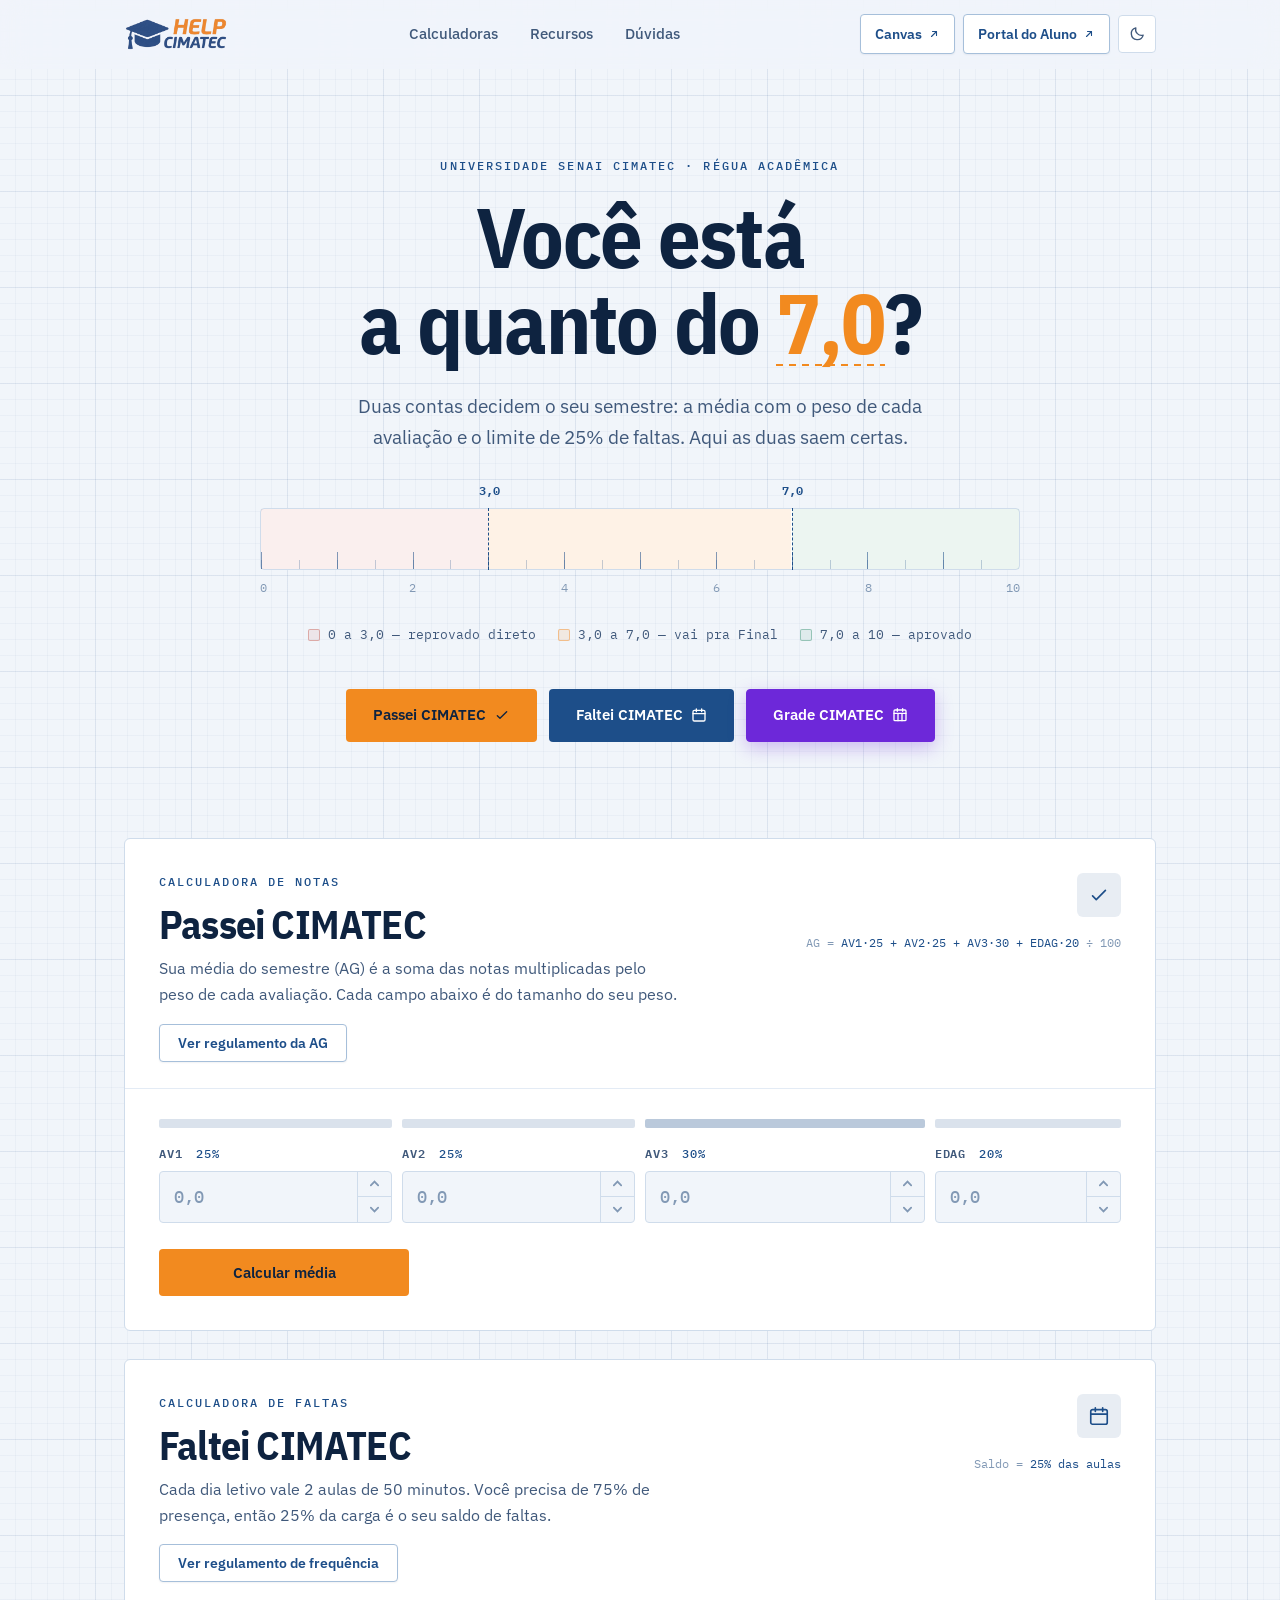
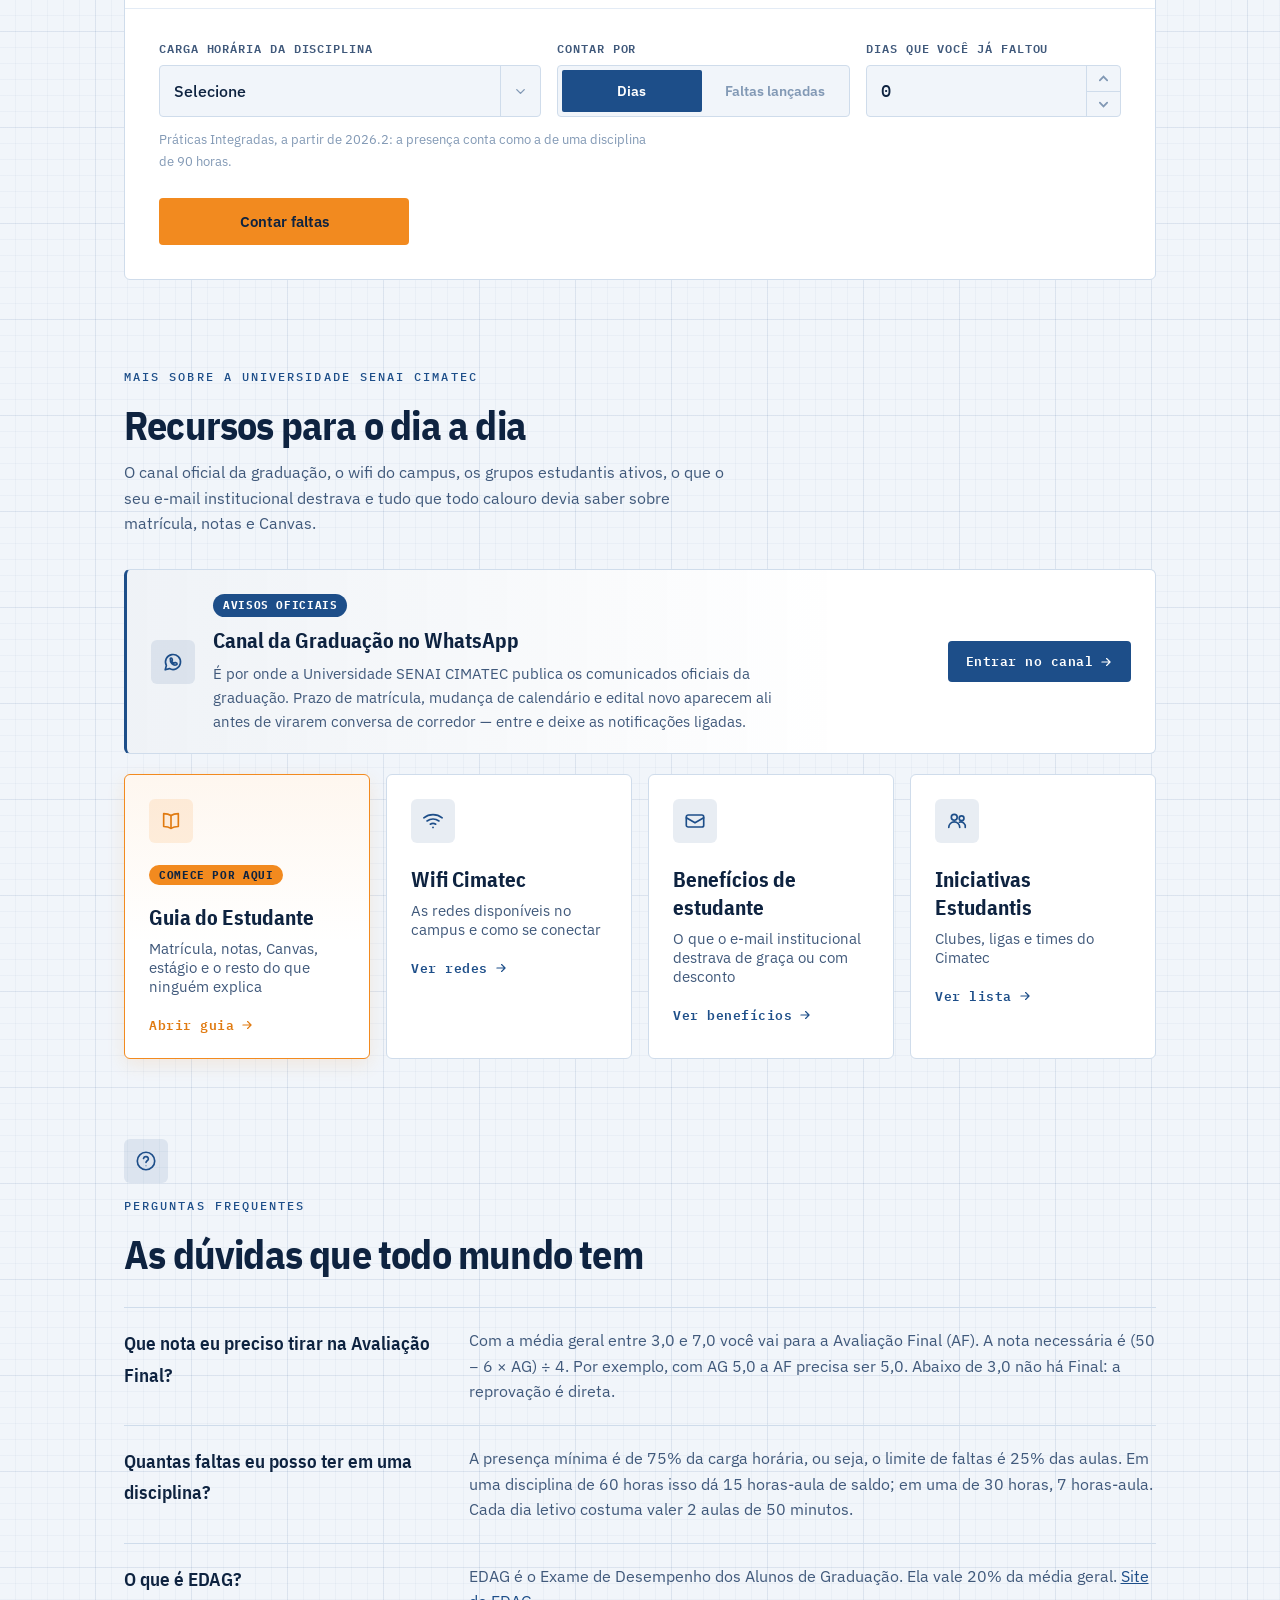
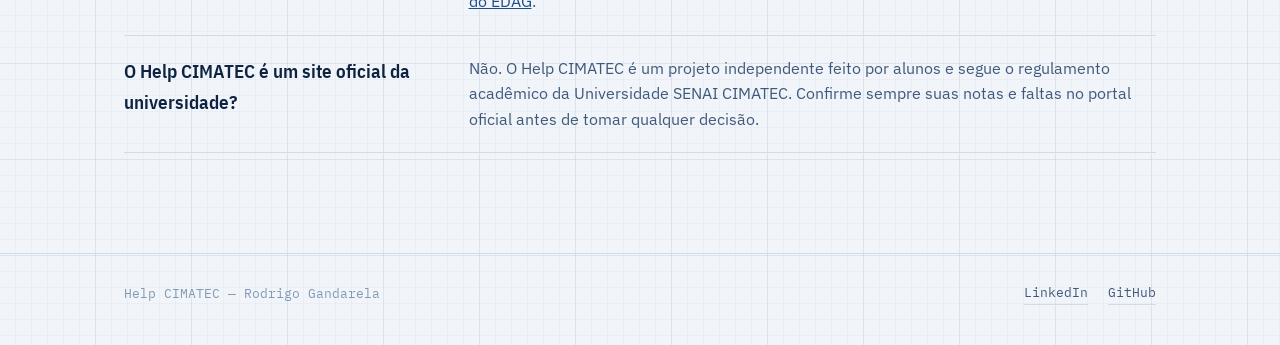
<file: index.html>
<!DOCTYPE html>
<html lang="pt-BR">
<head>
  <meta charset="UTF-8">
  <meta name="viewport" content="width=device-width, initial-scale=1.0">
  <title>Help CIMATEC — Calculadora de Média e Faltas | Universidade SENAI CIMATEC</title>
  <meta name="description" content="Calcule sua média semestral e o limite de faltas na Universidade SENAI CIMATEC. Média com os pesos de AV1, AV2, AV3 e EDAG, nota necessária na Final e quantos dias você ainda pode faltar.">
  <meta name="keywords" content="Help CIMATEC, Universidade SENAI CIMATEC, calculadora média, calculadora faltas, passei CIMATEC, nota final, AG, EDAG, média semestral, Passei Senai, Faltei Senai">
  <meta name="author" content="Clube de Programação — Universidade SENAI CIMATEC">
  <meta name="robots" content="index, follow">
  <meta name="theme-color" content="#F1F5FA" media="(prefers-color-scheme: light)">
  <meta name="theme-color" content="#0B1522" media="(prefers-color-scheme: dark)">
  <meta name="color-scheme" content="light dark">
  <link rel="canonical" href="https://help-cimatec.netlify.app/">
  <meta name="google-site-verification" content="bEjwL1SdlNlf9pZgTga21gT5IwiEgbxZDpAvBjXV52U" />

  <!-- Open Graph / Redes Sociais -->
  <meta property="og:type" content="website">
  <meta property="og:site_name" content="Help CIMATEC">
  <meta property="og:locale" content="pt_BR">
  <meta property="og:title" content="Help CIMATEC — Calculadora de Média e Faltas">
  <meta property="og:description" content="Média com os pesos certos, nota necessária na Final e o seu saldo de faltas. Para quem estuda na Universidade SENAI CIMATEC.">
  <meta property="og:url" content="https://help-cimatec.netlify.app/">
  <meta property="og:image" content="https://help-cimatec.netlify.app/assets/img/og-image.png">
  <meta property="og:image:width" content="1200">
  <meta property="og:image:height" content="630">
  <meta name="twitter:card" content="summary_large_image">

  <link rel="icon" href="assets/img/favicon.ico" sizes="any">
  <link rel="icon" type="image/png" href="assets/img/favicon.png">
  <link rel="apple-touch-icon" href="assets/img/apple-touch-icon.png">

  <link rel="preconnect" href="https://fonts.googleapis.com">
  <link rel="preconnect" href="https://fonts.gstatic.com" crossorigin>
  <link href="https://fonts.googleapis.com/css2?family=IBM+Plex+Mono:wght@400;500;600;700&family=IBM+Plex+Sans+Condensed:wght@600;700&family=IBM+Plex+Sans:wght@400;500;600;700&display=swap" rel="stylesheet">
  <link rel="stylesheet" href="assets/css/style.css">

  <!-- Resolve o tema antes da primeira pintura, para a página não piscar no tema errado -->
  <script>
    (function () {
      var salvo = null;
      try { salvo = localStorage.getItem('help-cimatec-tema'); } catch (e) { /* storage bloqueado */ }
      var escolhido = (salvo === 'claro' || salvo === 'escuro') ? salvo
        : (window.matchMedia && window.matchMedia('(prefers-color-scheme: dark)').matches ? 'escuro' : 'claro');
      document.documentElement.setAttribute('data-tema', escolhido);
    })();
  </script>

  <!-- Dados estruturados: aplicativo -->
  <script type="application/ld+json">
  {
    "@context": "https://schema.org",
    "@type": "WebApplication",
    "name": "Help CIMATEC",
    "alternateName": ["Passei CIMATEC", "Faltei CIMATEC"],
    "url": "https://help-cimatec.netlify.app/",
    "description": "Calculadora de média semestral (AG), nota necessária na Avaliação Final e limite de faltas para alunos da Universidade SENAI CIMATEC.",
    "applicationCategory": "EducationalApplication",
    "operatingSystem": "Any",
    "browserRequirements": "Requer JavaScript",
    "inLanguage": "pt-BR",
    "image": "https://help-cimatec.netlify.app/assets/img/og-image.png",
    "isAccessibleForFree": true,
    "offers": {
      "@type": "Offer",
      "price": "0",
      "priceCurrency": "BRL"
    },
    "author": {
      "@type": "Person",
      "name": "Rodrigo Gandarela"
    },
    "about": {
      "@type": "CollegeOrUniversity",
      "name": "Universidade SENAI CIMATEC"
    }
  }
  </script>

  <!-- Dados estruturados: perguntas frequentes -->
  <script type="application/ld+json">
  {
    "@context": "https://schema.org",
    "@type": "FAQPage",
    "mainEntity": [
      {
        "@type": "Question",
        "name": "Que nota eu preciso tirar na Avaliação Final do CIMATEC?",
        "acceptedAnswer": {
          "@type": "Answer",
          "text": "Com a média geral entre 3,0 e 7,0 você vai para a Avaliação Final (AF). A nota necessária é (50 − 6 × AG) ÷ 4. Por exemplo, com AG 5,0 a AF precisa ser 5,0. Abaixo de 3,0 não há Final: a reprovação é direta."
        }
      },
      {
        "@type": "Question",
        "name": "Quantas faltas eu posso ter em uma disciplina?",
        "acceptedAnswer": {
          "@type": "Answer",
          "text": "A presença mínima é de 75% da carga horária, ou seja, o limite de faltas é 25% das aulas. Em uma disciplina de 60 horas isso dá 15 horas-aula de saldo; em uma de 30 horas, 7 horas-aula. Cada dia letivo costuma valer 2 aulas de 50 minutos."
        }
      },
      {
        "@type": "Question",
        "name": "O que é EDAG no CIMATEC?",
        "acceptedAnswer": {
          "@type": "Answer",
          "text": "EDAG é o Exame de Desempenho dos Alunos de Graduação. Ela vale 20% da média geral."
        }
      },
      {
        "@type": "Question",
        "name": "O Help CIMATEC é um site oficial da universidade?",
        "acceptedAnswer": {
          "@type": "Answer",
          "text": "Não. O Help CIMATEC é um projeto independente feito por alunos e segue o regulamento acadêmico da Universidade SENAI CIMATEC. Confirme sempre suas notas e faltas no portal oficial antes de tomar qualquer decisão."
        }
      }
    ]
  }
  </script>
</head>
<body>

  <a href="#ferramentas" class="skip-link">Pular para as calculadoras</a>

  <!-- NAVBAR -->
  <nav>
    <div class="nav-inner">
      <a href="#topo" class="nav-logo">
        <img class="logo-claro" src="assets/img/logo.png" alt="Help CIMATEC" width="720" height="235">
        <img class="logo-escuro" src="assets/img/logo-dark.png" alt="" aria-hidden="true" width="720" height="235">
      </a>
      <ul class="nav-links">
        <li><a href="#ferramentas">Calculadoras</a></li>
        <li><a href="#recursos">Recursos</a></li>
        <li><a href="#faq">Dúvidas</a></li>
      </ul>
      <div class="nav-actions">
        <div class="nav-quicklinks">
          <a class="nav-quick" href="https://senaicimatec.instructure.com/" target="_blank" rel="noopener noreferrer">
            Canvas
            <svg viewBox="0 0 24 24" aria-hidden="true"><path d="M7 17L17 7M9 7h8v8"/></svg>
          </a>
          <a class="nav-quick" href="https://senaiweb6.fieb.org.br/framehtml/web/app/edu/PortalEducacional/login/" target="_blank" rel="noopener noreferrer">
            Portal do Aluno
            <svg viewBox="0 0 24 24" aria-hidden="true"><path d="M7 17L17 7M9 7h8v8"/></svg>
          </a>
        </div>
        <button type="button" class="tema-toggle" id="temaToggle" aria-label="Mudar para o tema escuro">
          <svg class="tema-lua" viewBox="0 0 24 24" aria-hidden="true"><path d="M20 14.4A8.5 8.5 0 0 1 9.6 4 8.5 8.5 0 1 0 20 14.4Z"/></svg>
          <svg class="tema-sol" viewBox="0 0 24 24" aria-hidden="true"><circle cx="12" cy="12" r="4.2"/><path d="M12 2.5v2M12 19.5v2M2.5 12h2M19.5 12h2M5.3 5.3l1.4 1.4M17.3 17.3l1.4 1.4M18.7 5.3l-1.4 1.4M6.7 17.3l-1.4 1.4"/></svg>
        </button>
        <button class="hamburger" aria-label="Abrir menu" aria-expanded="false" aria-controls="mobileMenu">
          <span></span><span></span><span></span>
        </button>
      </div>
    </div>
    <div class="mobile-menu" id="mobileMenu">
      <a href="#ferramentas">Calculadoras</a>
      <a href="#recursos">Recursos</a>
      <a href="#faq">Dúvidas</a>
      <div class="mobile-quicklinks">
        <a class="nav-quick" href="https://senaicimatec.instructure.com/" target="_blank" rel="noopener noreferrer">
          Canvas
          <svg viewBox="0 0 24 24" aria-hidden="true"><path d="M7 17L17 7M9 7h8v8"/></svg>
        </a>
        <a class="nav-quick" href="https://senaiweb6.fieb.org.br/framehtml/web/app/edu/PortalEducacional/login/" target="_blank" rel="noopener noreferrer">
          Portal do Aluno
          <svg viewBox="0 0 24 24" aria-hidden="true"><path d="M7 17L17 7M9 7h8v8"/></svg>
        </a>
      </div>
    </div>
  </nav>

  <!-- HERO -->
  <header class="hero" id="topo">
    <div class="container">
      <p class="eyebrow reveal" style="--d:0">Universidade SENAI CIMATEC · régua acadêmica</p>
      <h1 class="reveal" style="--d:1">Você está<br>a quanto do <em>7,0</em>?</h1>
      <p class="lede reveal" style="--d:2">
        Duas contas decidem o seu semestre: a média com o peso de cada avaliação
        e o limite de 25% de faltas. Aqui as duas saem certas.
      </p>

      <!-- SIGNATURE: a régua do regulamento -->
      <figure class="hero-regua reveal" style="--d:3" aria-labelledby="reguaCaption">
        <div class="regua regua--hero" style="--cut-a:30%; --cut-b:70%">
          <div class="regua-track">
            <span class="regua-zone zone-fail" style="--from:0%;   --to:30%"></span>
            <span class="regua-zone zone-warn" style="--from:30%;  --to:70%"></span>
            <span class="regua-zone zone-pass" style="--from:70%;  --to:100%"></span>
            <span class="regua-ticks" style="--minor:5%; --major:10%"></span>
            <span class="regua-cut" style="--at:30%"><b>3,0</b></span>
            <span class="regua-cut" style="--at:70%"><b>7,0</b></span>
          </div>
          <div class="regua-axis">
            <span style="--at:0%">0</span>
            <span style="--at:20%">2</span>
            <span style="--at:40%">4</span>
            <span style="--at:60%">6</span>
            <span style="--at:80%">8</span>
            <span style="--at:100%">10</span>
          </div>
        </div>
        <figcaption class="regua-legend" id="reguaCaption">
          <span class="key key-fail">0 a 3,0 — reprovado direto</span>
          <span class="key key-warn">3,0 a 7,0 — vai pra Final</span>
          <span class="key key-pass">7,0 a 10 — aprovado</span>
        </figcaption>
      </figure>

      <div class="hero-actions reveal" style="--d:4">
        <a href="#media" class="btn btn-primary">
          Passei CIMATEC
          <svg class="btn-icon" viewBox="0 0 24 24" aria-hidden="true"><path d="M5 13l4 4L19 7"/></svg>
        </a>
        <a href="#faltas" class="btn btn-blue">
          Faltei CIMATEC
          <svg class="btn-icon" viewBox="0 0 24 24" aria-hidden="true"><rect x="3" y="5" width="18" height="16" rx="2"/><path d="M3 10h18M8 3v4M16 3v4"/></svg>
        </a>
        <a href="grade.html" class="btn btn-grade">
          Grade CIMATEC
          <svg class="btn-icon" viewBox="0 0 24 24" aria-hidden="true"><rect x="3" y="4.5" width="18" height="16" rx="1.5"/><path d="M3 9.5h18M9 9.5v11M15 9.5v11M8 2.5v4M16 2.5v4"/></svg>
        </a>
      </div>
    </div>
  </header>

  <main id="ferramentas">
    <div class="container">

      <!-- ============ CALCULADORA DE MÉDIA ============ -->
      <section class="panel reveal" id="media">
        <div class="panel-head">
          <div>
            <p class="eyebrow">Calculadora de Notas</p>
            <h2>Passei CIMATEC</h2>
            <p class="panel-desc">
              Sua média do semestre (AG) é a soma das notas multiplicadas pelo peso de cada
              avaliação. Cada campo abaixo é do tamanho do seu peso.
            </p>
            <button type="button" class="btn btn-ghost btn-regulamento" data-modal="modalRegulamentoMedia">Ver regulamento da AG</button>
          </div>
          <div class="panel-head-right">
            <span class="icon-badge" aria-hidden="true">
              <svg viewBox="0 0 24 24"><path d="M5 13l4 4L19 7"/></svg>
            </span>
            <p class="panel-formula" aria-hidden="true">AG = <span>AV1·25 + AV2·25 + AV3·30 + EDAG·20</span> ÷ 100</p>
          </div>
        </div>

        <div class="panel-body">
          <!-- the weighting drawn to scale, above the field it belongs to -->
          <div class="pesos" aria-hidden="true">
            <span></span><span></span><span></span><span></span>
          </div>

          <div class="notas">
            <div class="field">
              <label for="notaAV1">AV1 <span class="peso">25%</span></label>
              <div class="stepper">
                <input type="number" id="notaAV1" min="0" max="10" step="0.1" inputmode="decimal" placeholder="0,0" autocomplete="off">
                <span class="stepper-btns">
                  <button type="button" class="step" data-dir="up" aria-label="Aumentar AV1"><svg viewBox="0 0 12 12" aria-hidden="true"><path d="M2 8L6 4L10 8"/></svg></button>
                  <button type="button" class="step" data-dir="down" aria-label="Diminuir AV1"><svg viewBox="0 0 12 12" aria-hidden="true"><path d="M2 4L6 8L10 4"/></svg></button>
                </span>
              </div>
            </div>
            <div class="field">
              <label for="notaAV2">AV2 <span class="peso">25%</span></label>
              <div class="stepper">
                <input type="number" id="notaAV2" min="0" max="10" step="0.1" inputmode="decimal" placeholder="0,0" autocomplete="off">
                <span class="stepper-btns">
                  <button type="button" class="step" data-dir="up" aria-label="Aumentar AV2"><svg viewBox="0 0 12 12" aria-hidden="true"><path d="M2 8L6 4L10 8"/></svg></button>
                  <button type="button" class="step" data-dir="down" aria-label="Diminuir AV2"><svg viewBox="0 0 12 12" aria-hidden="true"><path d="M2 4L6 8L10 4"/></svg></button>
                </span>
              </div>
            </div>
            <div class="field">
              <label for="notaAV3">AV3 <span class="peso">30%</span></label>
              <div class="stepper">
                <input type="number" id="notaAV3" min="0" max="10" step="0.1" inputmode="decimal" placeholder="0,0" autocomplete="off">
                <span class="stepper-btns">
                  <button type="button" class="step" data-dir="up" aria-label="Aumentar AV3"><svg viewBox="0 0 12 12" aria-hidden="true"><path d="M2 8L6 4L10 8"/></svg></button>
                  <button type="button" class="step" data-dir="down" aria-label="Diminuir AV3"><svg viewBox="0 0 12 12" aria-hidden="true"><path d="M2 4L6 8L10 4"/></svg></button>
                </span>
              </div>
            </div>
            <div class="field">
              <label for="notaEDAG">EDAG <span class="peso">20%</span></label>
              <div class="stepper">
                <input type="number" id="notaEDAG" min="0" max="10" step="0.1" inputmode="decimal" placeholder="0,0" autocomplete="off">
                <span class="stepper-btns">
                  <button type="button" class="step" data-dir="up" aria-label="Aumentar EDAG"><svg viewBox="0 0 12 12" aria-hidden="true"><path d="M2 8L6 4L10 8"/></svg></button>
                  <button type="button" class="step" data-dir="down" aria-label="Diminuir EDAG"><svg viewBox="0 0 12 12" aria-hidden="true"><path d="M2 4L6 8L10 4"/></svg></button>
                </span>
              </div>
            </div>
          </div>

          <button type="button" id="btnCalcularMedia" class="btn btn-primary btn-block">Calcular média</button>
          <div id="resultadoMedia" class="readout" role="status" aria-live="polite" hidden></div>
        </div>
      </section>

      <!-- ---- modal: regulamento da AG ---- -->
      <dialog class="modal" id="modalRegulamentoMedia">
        <div class="modal-head">
          <div>
            <p class="eyebrow">Regulamento</p>
            <h3>Passei CIMATEC</h3>
          </div>
          <button type="button" class="modal-close" aria-label="Fechar">
            <svg viewBox="0 0 24 24" aria-hidden="true"><path d="M6 6l12 12M18 6L6 18"/></svg>
          </button>
        </div>
        <div class="modal-body">
          <dl class="beneficios-list">
            <div>
              <dt>Média do semestre (AG)</dt>
              <dd>AV1 e AV2 valem 25% cada, AV3 vale 30% e o EDAG vale 20%. Somando dá 100%.</dd>
            </div>
            <div>
              <dt>Aprovação direta</dt>
              <dd>AG igual ou maior que 7,0. Acabou o semestre.</dd>
            </div>
            <div>
              <dt>Avaliação Final (AF)</dt>
              <dd>
                Com AG entre 3,0 e 7,0 você faz a AF. A nota necessária sai de (50 − 6 × AG) ÷ 4.
                Abaixo de 3,0 não há Final: a reprovação é direta.
              </dd>
            </div>
            <div>
              <dt>As disciplinas sem EDAG</dt>
              <dd>
                Nem toda disciplina usa esses pesos. Em Estágio, PFC/TFG, Atividades
                Complementares, nos Desafios (Técnico-gestor, Pesquisador e Empreendedor) e nas
                disciplinas de trilha, o EDAG <strong>não entra</strong>: a média é aritmética
                simples entre AV1, AV2 e AV3. Nesses casos, deixe o EDAG de fora da conta.
              </dd>
            </div>
          </dl>
          <p class="modal-intro">
            As contas seguem o Regimento Acadêmico da Universidade SENAI CIMATEC (Art. 39 e 41).
            Confira sempre a nota oficial no portal antes de tomar qualquer decisão pelo resultado
            daqui.
          </p>
        </div>
      </dialog>

      <!-- ============ CALCULADORA DE FALTAS ============ -->
      <section class="panel reveal" id="faltas">
        <div class="panel-head">
          <div>
            <p class="eyebrow">Calculadora de Faltas</p>
            <h2>Faltei CIMATEC</h2>
            <p class="panel-desc">
              Cada dia letivo vale 2 aulas de 50 minutos. Você precisa de 75% de presença,
              então 25% da carga é o seu saldo de faltas.
            </p>
            <button type="button" class="btn btn-ghost btn-regulamento" data-modal="modalRegulamentoFaltas">Ver regulamento de frequência</button>
          </div>
          <div class="panel-head-right">
            <span class="icon-badge" aria-hidden="true">
              <svg viewBox="0 0 24 24"><rect x="3" y="5" width="18" height="16" rx="2"/><path d="M3 10h18M8 3v4M16 3v4"/></svg>
            </span>
            <p class="panel-formula" aria-hidden="true">Saldo = <span>25% das aulas</span></p>
          </div>
        </div>

        <div class="panel-body">
          <div class="faltas-inputs">
            <div class="field field-carga">
              <label for="cargaHoraria">Carga horária da disciplina</label>
              <div class="select">
                <select id="cargaHoraria">
                  <option value="" disabled selected>Selecione</option>
                  <option value="15">15 horas — (Ex.: Desafio Pesquisador)</option>
                  <option value="30">30 horas — 1 aula por semana</option>
                  <option value="60">60 horas — 2 aulas por semana</option>
                  <option value="90">90 horas — 3 aulas por semana</option>
                  <option value="120">120 horas — (Ex.: Arquitetura de Residências)</option>
                </select>
                <span class="select-arrow" aria-hidden="true">
                  <svg viewBox="0 0 24 24"><path d="M6 9l6 6 6-6"/></svg>
                </span>
              </div>
            </div>
            <div class="field">
              <label id="labelUnidade">Contar por</label>
              <div class="segmented" role="radiogroup" aria-labelledby="labelUnidade">
                <button type="button" class="seg is-on" data-unit="dias" role="radio" aria-checked="true">Dias</button>
                <button type="button" class="seg" data-unit="aulas" role="radio" aria-checked="false">Faltas lançadas</button>
              </div>
            </div>
            <div class="field">
              <label for="faltasAtuais" id="labelFaltas">Dias que você já faltou</label>
              <div class="stepper">
                <input type="number" id="faltasAtuais" min="0" max="500" value="0" step="1" inputmode="numeric" autocomplete="off">
                <span class="stepper-btns">
                  <button type="button" class="step" data-dir="up" aria-label="Aumentar faltas"><svg viewBox="0 0 12 12" aria-hidden="true"><path d="M2 8L6 4L10 8"/></svg></button>
                  <button type="button" class="step" data-dir="down" aria-label="Diminuir faltas"><svg viewBox="0 0 12 12" aria-hidden="true"><path d="M2 4L6 8L10 4"/></svg></button>
                </span>
              </div>
            </div>
          </div>

          <p class="faltas-nota">
            Práticas Integradas, a partir de 2026.2: a presença conta como a de uma disciplina de 90 horas.
          </p>

          <button type="button" id="btnCalcularFaltas" class="btn btn-primary btn-block">Contar faltas</button>
          <div id="resultadoFaltas" class="readout" role="status" aria-live="polite" hidden></div>
        </div>
      </section>

      <!-- ---- modal: regulamento de frequência ---- -->
      <dialog class="modal" id="modalRegulamentoFaltas">
        <div class="modal-head">
          <div>
            <p class="eyebrow">Regulamento</p>
            <h3>Faltei CIMATEC</h3>
          </div>
          <button type="button" class="modal-close" aria-label="Fechar">
            <svg viewBox="0 0 24 24" aria-hidden="true"><path d="M6 6l12 12M18 6L6 18"/></svg>
          </button>
        </div>
        <div class="modal-body">
          <dl class="beneficios-list">
            <div>
              <dt>Frequência mínima</dt>
              <dd>Presença mínima de 75% da carga horária. Passou de 25% de faltas, reprova por falta.</dd>
            </div>
            <div>
              <dt>Como se conta</dt>
              <dd>
                Em uma disciplina de 60 horas isso dá 15 horas-aula de saldo; em uma de 30 horas,
                7 horas-aula. Cada dia letivo costuma valer 2 aulas de 50 minutos.
              </dd>
            </div>
          </dl>
          <p class="modal-intro">
            As contas seguem o regulamento acadêmico da Universidade SENAI CIMATEC. Confira sempre
            suas faltas oficiais no portal antes de tomar qualquer decisão pelo resultado daqui.
          </p>
        </div>
      </dialog>

      <!-- ============ RECURSOS ============ -->
      <section class="recursos reveal" id="recursos">
        <p class="eyebrow">Mais sobre a Universidade SENAI CIMATEC</p>
        <h2>Recursos para o dia a dia</h2>
        <p class="recursos-desc">
          O canal oficial da graduação, o wifi do campus, os grupos estudantis ativos, o que o seu
          e-mail institucional destrava e tudo que todo calouro devia saber sobre matrícula,
          notas e Canvas.
        </p>

        <!-- O canal oficial vem antes dos cards de propósito: é a única fonte
             desta seção que fala pela universidade, e tudo mais aqui é apoio. -->
        <a class="canal-oficial" href="https://bit.ly/grdCIMATEC" target="_blank" rel="noopener noreferrer">
          <span class="canal-oficial-marca" aria-hidden="true">
            <svg viewBox="0 0 24 24"><path d="M3.5 20.5l1.3-4.6A8.2 8.2 0 1 1 8.1 19.2l-4.6 1.3Z"/><path d="M9 8.2c.3-.8 1.5-.8 1.8 0l.5 1.3a1 1 0 0 1-.3 1.1l-.4.4a5.5 5.5 0 0 0 2.4 2.4l.4-.4a1 1 0 0 1 1.1-.3l1.3.5c.8.3.8 1.5 0 1.8-1.6.7-3.5.2-5-1.3s-2-3.4-1.8-5.5Z"/></svg>
          </span>
          <span class="canal-oficial-texto">
            <span class="canal-oficial-selo">Avisos oficiais</span>
            <span class="canal-oficial-titulo">Canal da Graduação no WhatsApp</span>
            <span class="canal-oficial-desc">
              É por onde a Universidade SENAI CIMATEC publica os comunicados oficiais da
              graduação. Prazo de matrícula, mudança de calendário e edital novo aparecem
              ali antes de virarem conversa de corredor — entre e deixe as notificações ligadas.
            </span>
          </span>
          <span class="canal-oficial-cta">
            Entrar no canal
            <svg viewBox="0 0 24 24" aria-hidden="true"><path d="M5 12h14M13 6l6 6-6 6"/></svg>
          </span>
        </a>

        <div class="recurso-cards">
          <button type="button" class="recurso-card recurso-card-featured" data-modal="modalGuiaEstudante">
            <span class="icon-badge is-orange" aria-hidden="true">
              <svg viewBox="0 0 24 24"><path d="M12 6c-2-1.3-5-2-8-2v14c3 0 6 .7 8 2 2-1.3 5-2 8-2V4c-3 0-6 .7-8 2Z"/><path d="M12 6v14"/></svg>
            </span>
            <span class="recurso-card-badge">Comece por aqui</span>
            <span class="recurso-card-title">Guia do Estudante</span>
            <span class="recurso-card-desc">Matrícula, notas, Canvas, estágio e o resto do que ninguém explica</span>
            <span class="recurso-card-cta">Abrir guia
              <svg viewBox="0 0 24 24" aria-hidden="true"><path d="M5 12h14M13 6l6 6-6 6"/></svg>
            </span>
          </button>
          <button type="button" class="recurso-card" data-modal="modalWifi">
            <span class="icon-badge" aria-hidden="true">
              <svg viewBox="0 0 24 24"><path d="M2 8.5a16 16 0 0 1 20 0M5.5 12a11 11 0 0 1 13 0M9 15.5a6 6 0 0 1 6 0"/><circle cx="12" cy="19" r="1" fill="currentColor" stroke="none"/></svg>
            </span>
            <span class="recurso-card-title">Wifi Cimatec</span>
            <span class="recurso-card-desc">As redes disponíveis no campus e como se conectar</span>
            <span class="recurso-card-cta">Ver redes
              <svg viewBox="0 0 24 24" aria-hidden="true"><path d="M5 12h14M13 6l6 6-6 6"/></svg>
            </span>
          </button>
          <button type="button" class="recurso-card" data-modal="modalBeneficios">
            <span class="icon-badge" aria-hidden="true">
              <svg viewBox="0 0 24 24"><rect x="2.5" y="5.5" width="19" height="13" rx="2"/><path d="M2.5 8.5L12 14l9.5-5.5"/></svg>
            </span>
            <span class="recurso-card-title">Benefícios de estudante</span>
            <span class="recurso-card-desc">O que o e-mail institucional destrava de graça ou com desconto</span>
            <span class="recurso-card-cta">Ver benefícios
              <svg viewBox="0 0 24 24" aria-hidden="true"><path d="M5 12h14M13 6l6 6-6 6"/></svg>
            </span>
          </button>
          <button type="button" class="recurso-card" data-modal="modalIniciativas">
            <span class="icon-badge" aria-hidden="true">
              <svg viewBox="0 0 24 24"><circle cx="9" cy="8" r="3.2"/><path d="M3 19c0-3.3 2.7-6 6-6s6 2.7 6 6"/><circle cx="17" cy="9" r="2.6"/><path d="M14.5 13.3A5 5 0 0 1 21 19"/></svg>
            </span>
            <span class="recurso-card-title">Iniciativas Estudantis</span>
            <span class="recurso-card-desc">Clubes, ligas e times do Cimatec</span>
            <span class="recurso-card-cta">Ver lista
              <svg viewBox="0 0 24 24" aria-hidden="true"><path d="M5 12h14M13 6l6 6-6 6"/></svg>
            </span>
          </button>
        </div>
      </section>

      <!-- ---- modal: Wifi Cimatec ---- -->
      <dialog class="modal" id="modalWifi">
        <div class="modal-head">
          <div>
            <p class="eyebrow">Conexão no campus</p>
            <h3>Wifi no CIMATEC</h3>
          </div>
          <button type="button" class="modal-close" aria-label="Fechar">
            <svg viewBox="0 0 24 24" aria-hidden="true"><path d="M6 6l12 12M18 6L6 18"/></svg>
          </button>
        </div>
        <div class="modal-body">
          <p class="modal-intro">
            A lista de redes que aparece no campus é longa, e boa parte dela não é para aluno.
            O que muda entre elas é como você entra: cadastro, senha ou nada feito.
          </p>
          <dl class="wifi-list">
            <div class="wifi-aberta">
              <span class="wifi-ico" aria-hidden="true">
                <svg viewBox="0 0 24 24"><path d="M2.6 8.6a15.5 15.5 0 0 1 18.8 0"/><path d="M5.7 12.2a10.7 10.7 0 0 1 12.6 0"/><path d="M8.8 15.8a5.9 5.9 0 0 1 6.4 0"/><circle cx="12" cy="19.4" r="1.25" fill="currentColor" stroke="none"/></svg>
              </span>
              <dt>CIMATEC_WIFI <span class="wifi-tag wifi-tag-open">Rede aberta</span></dt>
              <dd>Sem senha, mas é preciso fazer o cadastro com seus dados ao conectar para liberar o acesso.</dd>
            </div>
            <div class="wifi-aberta">
              <span class="wifi-ico" aria-hidden="true">
                <svg viewBox="0 0 24 24"><path d="M2.6 8.6a15.5 15.5 0 0 1 18.8 0"/><path d="M5.7 12.2a10.7 10.7 0 0 1 12.6 0"/><path d="M8.8 15.8a5.9 5.9 0 0 1 6.4 0"/><circle cx="12" cy="19.4" r="1.25" fill="currentColor" stroke="none"/></svg>
              </span>
              <dt>CIMATEC-VISITANTE <span class="wifi-tag wifi-tag-open">Rede aberta</span></dt>
              <dd>Sem senha, aberta para todos.</dd>
            </div>
            <div>
              <span class="wifi-ico" aria-hidden="true">
                <svg viewBox="0 0 24 24"><rect x="4.5" y="10.5" width="15" height="10.5" rx="2.2"/><path d="M8 10.5V7.2a4 4 0 0 1 8 0v3.3"/><circle cx="12" cy="15.6" r="1.15" fill="currentColor" stroke="none"/></svg>
              </span>
              <dt>CIMATEC - LABORATORIOS <span class="wifi-tag">Com senha</span></dt>
              <dd>Consulte o professor responsável para pegar a senha.</dd>
            </div>
            <div>
              <span class="wifi-ico" aria-hidden="true">
                <svg viewBox="0 0 24 24"><rect x="4.5" y="10.5" width="15" height="10.5" rx="2.2"/><path d="M8 10.5V7.2a4 4 0 0 1 8 0v3.3"/><circle cx="12" cy="15.6" r="1.15" fill="currentColor" stroke="none"/></svg>
              </span>
              <dt>CIMATEC-LABS-2.X.X <span class="wifi-tag">Com senha</span></dt>
              <dd>São várias, com numerações diferentes no fim do nome. Todas pedem senha, que fica com o responsável de cada laboratório.</dd>
            </div>
            <div class="wifi-interna">
              <span class="wifi-ico" aria-hidden="true">
                <svg viewBox="0 0 24 24"><path d="M4 21V4.8A.8.8 0 0 1 4.8 4h8.4a.8.8 0 0 1 .8.8V21"/><path d="M14 11h5.2a.8.8 0 0 1 .8.8V21"/><path d="M2.5 21h19"/><path d="M7.2 8h3.6M7.2 12h3.6M7.2 16h3.6"/></svg>
              </span>
              <dt>CIMATEC - FORD <span class="wifi-tag wifi-tag-interna">Uso interno</span></dt>
              <dd>Rede com senha dos funcionários da Ford no campus. Alunos não têm acesso.</dd>
            </div>
            <div class="wifi-interna">
              <span class="wifi-ico" aria-hidden="true">
                <svg viewBox="0 0 24 24"><path d="M4 21V4.8A.8.8 0 0 1 4.8 4h8.4a.8.8 0 0 1 .8.8V21"/><path d="M14 11h5.2a.8.8 0 0 1 .8.8V21"/><path d="M2.5 21h19"/><path d="M7.2 8h3.6M7.2 12h3.6M7.2 16h3.6"/></svg>
              </span>
              <dt>CIMATEC_EQP <span class="wifi-tag wifi-tag-interna">Uso interno</span></dt>
              <dd>Rede fechada, só para funcionários do Cimatec.</dd>
            </div>
            <div class="wifi-interna">
              <span class="wifi-ico" aria-hidden="true">
                <svg viewBox="0 0 24 24"><path d="M4 21V4.8A.8.8 0 0 1 4.8 4h8.4a.8.8 0 0 1 .8.8V21"/><path d="M14 11h5.2a.8.8 0 0 1 .8.8V21"/><path d="M2.5 21h19"/><path d="M7.2 8h3.6M7.2 12h3.6M7.2 16h3.6"/></svg>
              </span>
              <dt>CIMATEC-WCORP <span class="wifi-tag wifi-tag-interna">Uso interno</span></dt>
              <dd>Rede corporativa do Cimatec. Alunos não têm acesso.</dd>
            </div>
          </dl>
        </div>
      </dialog>

      <!-- ---- modal: Iniciativas Estudantis ---- -->
      <dialog class="modal" id="modalIniciativas">
        <div class="modal-head">
          <div>
            <p class="eyebrow">Clubes, ligas e times</p>
            <h3>Iniciativas Estudantis</h3>
          </div>
          <button type="button" class="modal-close" aria-label="Fechar">
            <svg viewBox="0 0 24 24" aria-hidden="true"><path d="M6 6l12 12M18 6L6 18"/></svg>
          </button>
        </div>
        <div class="modal-body">
          <p class="modal-intro">
            Uma iniciativa estudantil é um grupo tocado pelos próprios alunos — clube, atlética,
            liga acadêmica, equipe de competição ou empresa júnior — geralmente ligado a uma ou
            mais áreas de curso. A maioria aceita alunos de vários cursos, não só do curso "dono"
            da iniciativa.
          </p>
          <p class="modal-intro">
            Não é atividade paralela: o Cimatec <strong>fomenta, orienta e financia</strong> as
            iniciativas, e publica todo ano o <strong>Edital de Fomento a Projetos de Iniciativas
            Estudantis</strong>, com dinheiro para protótipo, competição e evento — os valores
            saem em <a href="https://academicocimatec.fieb.org.br/" target="_blank" rel="noopener noreferrer">academicocimatec.fieb.org.br</a>.
            Participar também conta como <strong>Atividade Complementar</strong> (Grupo 4), que é
            requisito para colar grau. Outra iniciativa oficial que não está na lista abaixo é o
            <strong>CREA-Jr</strong>.
          </p>
          <dl class="iniciativas-list">
            <div>
              <span class="iniciativa-logo" data-sigla="CP">
                <img src="assets/img/iniciativas/clube-de-programacao.png" alt="" loading="lazy" decoding="async">
              </span>
              <dt>Clube de Programação <span class="iniciativa-area">Eng. da Computação</span></dt>
              <dd>
                Clube voltado a programação e desenvolvimento de software.
                <a href="https://clube-de-programacao.vercel.app/" target="_blank" rel="noopener noreferrer">Site</a>
              </dd>
              <a class="ig-btn" href="https://www.instagram.com/clubedeprogramacaocimatec/" target="_blank" rel="noopener noreferrer">
                <svg class="ig-icon" viewBox="0 0 24 24" aria-hidden="true"><rect x="3" y="3" width="18" height="18" rx="5"/><circle cx="12" cy="12" r="4"/><circle cx="17.3" cy="6.7" r="1.1" fill="currentColor" stroke="none"/></svg>
                Instagram
              </a>
            </div>
            <div>
              <span class="iniciativa-logo" data-sigla="AWS">
                <img src="assets/img/iniciativas/aws-student-builder-group.png" alt="" loading="lazy" decoding="async">
              </span>
              <dt>AWS Student Builder Group <span class="iniciativa-area">Eng. da Computação</span></dt>
              <dd>
                Comunidade de estudantes voltada a cloud computing com AWS.
                <a href="https://www.awsclubsenai.com.br/join" target="_blank" rel="noopener noreferrer">Site</a>
              </dd>
              <a class="ig-btn" href="https://www.instagram.com/awssbgsenaicimatec/" target="_blank" rel="noopener noreferrer">
                <svg class="ig-icon" viewBox="0 0 24 24" aria-hidden="true"><rect x="3" y="3" width="18" height="18" rx="5"/><circle cx="12" cy="12" r="4"/><circle cx="17.3" cy="6.7" r="1.1" fill="currentColor" stroke="none"/></svg>
                Instagram
              </a>
            </div>
            <div>
              <span class="iniciativa-logo" data-sigla="CIM">
                <img src="assets/img/iniciativas/cimatletica.png" alt="" loading="lazy" decoding="async">
              </span>
              <dt>Cimatlética <span class="iniciativa-area">Todos os cursos</span></dt>
              <dd>A atlética do Cimatec, aberta a alunos de todos os cursos.</dd>
              <a class="ig-btn" href="https://www.instagram.com/_cimatletica/" target="_blank" rel="noopener noreferrer">
                <svg class="ig-icon" viewBox="0 0 24 24" aria-hidden="true"><rect x="3" y="3" width="18" height="18" rx="5"/><circle cx="12" cy="12" r="4"/><circle cx="17.3" cy="6.7" r="1.1" fill="currentColor" stroke="none"/></svg>
                Instagram
              </a>
            </div>
            <div>
              <span class="iniciativa-logo" data-sigla="FAL">
                <img src="assets/img/iniciativas/falcons.png" alt="" loading="lazy" decoding="async">
              </span>
              <dt>Falcons <span class="iniciativa-area">Eng. da Computação</span></dt>
              <dd>Atlética de e-sports do Cimatec.</dd>
              <a class="ig-btn" href="https://www.instagram.com/atcfalcons/" target="_blank" rel="noopener noreferrer">
                <svg class="ig-icon" viewBox="0 0 24 24" aria-hidden="true"><rect x="3" y="3" width="18" height="18" rx="5"/><circle cx="12" cy="12" r="4"/><circle cx="17.3" cy="6.7" r="1.1" fill="currentColor" stroke="none"/></svg>
                Instagram
              </a>
            </div>
            <div>
              <span class="iniciativa-logo" data-sigla="HOR">
                <img src="assets/img/iniciativas/horustec.png" alt="" loading="lazy" decoding="async">
              </span>
              <dt>Horustec <span class="iniciativa-area">Computação e outros cursos</span></dt>
              <dd>Aceita alunos de vários cursos.</dd>
              <a class="ig-btn" href="https://www.instagram.com/_horustec" target="_blank" rel="noopener noreferrer">
                <svg class="ig-icon" viewBox="0 0 24 24" aria-hidden="true"><rect x="3" y="3" width="18" height="18" rx="5"/><circle cx="12" cy="12" r="4"/><circle cx="17.3" cy="6.7" r="1.1" fill="currentColor" stroke="none"/></svg>
                Instagram
              </a>
            </div>
            <div>
              <span class="iniciativa-logo" data-sigla="BAJA">
                <img src="assets/img/iniciativas/calango-tec-baja.png" alt="" loading="lazy" decoding="async">
              </span>
              <dt>Calango TEC | Baja <span class="iniciativa-area">Eng. Mecânica</span></dt>
              <dd>Equipe de competição da categoria Baja SAE.</dd>
              <a class="ig-btn" href="https://www.instagram.com/calangotecbaja/" target="_blank" rel="noopener noreferrer">
                <svg class="ig-icon" viewBox="0 0 24 24" aria-hidden="true"><rect x="3" y="3" width="18" height="18" rx="5"/><circle cx="12" cy="12" r="4"/><circle cx="17.3" cy="6.7" r="1.1" fill="currentColor" stroke="none"/></svg>
                Instagram
              </a>
            </div>
            <div>
              <span class="iniciativa-logo" data-sigla="SAE">
                <img src="assets/img/iniciativas/tec-racing.png" alt="" loading="lazy" decoding="async">
              </span>
              <dt>TEC Racing | Fórmula SAE <span class="iniciativa-area">Eng. Mecânica</span></dt>
              <dd>Equipe de competição da categoria Fórmula SAE.</dd>
              <a class="ig-btn" href="https://www.instagram.com/gotecr/" target="_blank" rel="noopener noreferrer">
                <svg class="ig-icon" viewBox="0 0 24 24" aria-hidden="true"><rect x="3" y="3" width="18" height="18" rx="5"/><circle cx="12" cy="12" r="4"/><circle cx="17.3" cy="6.7" r="1.1" fill="currentColor" stroke="none"/></svg>
                Instagram
              </a>
            </div>
            <div>
              <span class="iniciativa-logo" data-sigla="H2">
                <img src="assets/img/iniciativas/tec-h2-racing.png" alt="" loading="lazy" decoding="async">
              </span>
              <dt>TEC H2 Racing <span class="iniciativa-area">Engenharias</span></dt>
              <dd>
                Equipe de competição que desenvolve veículos movidos a hidrogênio e a
                propulsão elétrica. Reúne estudantes de várias engenharias.
              </dd>
              <a class="ig-btn" href="https://www.instagram.com/tech2racing/" target="_blank" rel="noopener noreferrer">
                <svg class="ig-icon" viewBox="0 0 24 24" aria-hidden="true"><rect x="3" y="3" width="18" height="18" rx="5"/><circle cx="12" cy="12" r="4"/><circle cx="17.3" cy="6.7" r="1.1" fill="currentColor" stroke="none"/></svg>
                Instagram
              </a>
            </div>
            <div>
              <span class="iniciativa-logo" data-sigla="PRO">
                <img src="assets/img/iniciativas/prometheus-aerodesign.png" alt="" loading="lazy" decoding="async">
              </span>
              <dt>Prometheus Aerodesign <span class="iniciativa-area">Engenharias</span></dt>
              <dd>
                Equipe de competição de aeronaves rádio-controladas, da categoria SAE Aerodesign.
              </dd>
              <a class="ig-btn" href="https://www.instagram.com/prometheusaerodesign" target="_blank" rel="noopener noreferrer">
                <svg class="ig-icon" viewBox="0 0 24 24" aria-hidden="true"><rect x="3" y="3" width="18" height="18" rx="5"/><circle cx="12" cy="12" r="4"/><circle cx="17.3" cy="6.7" r="1.1" fill="currentColor" stroke="none"/></svg>
                Instagram
              </a>
            </div>
            <div>
              <span class="iniciativa-logo" data-sigla="IEEE">
                <img src="assets/img/iniciativas/ieee-cimatec.png" alt="" loading="lazy" decoding="async">
              </span>
              <dt>IEEE Cimatec <span class="iniciativa-area">Eng. Elétrica</span></dt>
              <dd>Ramo estudantil do IEEE no Cimatec.</dd>
              <a class="ig-btn" href="https://www.instagram.com/ieeecimatec/" target="_blank" rel="noopener noreferrer">
                <svg class="ig-icon" viewBox="0 0 24 24" aria-hidden="true"><rect x="3" y="3" width="18" height="18" rx="5"/><circle cx="12" cy="12" r="4"/><circle cx="17.3" cy="6.7" r="1.1" fill="currentColor" stroke="none"/></svg>
                Instagram
              </a>
            </div>
            <div>
              <span class="iniciativa-logo" data-sigla="CJR">
                <img src="assets/img/iniciativas/cimatec-jr.png" alt="" loading="lazy" decoding="async">
              </span>
              <dt>Cimatec JR <span class="iniciativa-area">Todos os cursos</span></dt>
              <dd>
                Empresa júnior do Cimatec.
                <a href="https://cimatecjr.com.br/" target="_blank" rel="noopener noreferrer">Site</a>
              </dd>
              <a class="ig-btn" href="https://www.instagram.com/cimatecjr/" target="_blank" rel="noopener noreferrer">
                <svg class="ig-icon" viewBox="0 0 24 24" aria-hidden="true"><rect x="3" y="3" width="18" height="18" rx="5"/><circle cx="12" cy="12" r="4"/><circle cx="17.3" cy="6.7" r="1.1" fill="currentColor" stroke="none"/></svg>
                Instagram
              </a>
            </div>
            <div>
              <span class="iniciativa-logo" data-sigla="AIAS">
                <img src="assets/img/iniciativas/aias.png" alt="" loading="lazy" decoding="async">
              </span>
              <dt>AIAS <span class="iniciativa-area">Arquitetura</span></dt>
              <dd>Liga de estudantes de Arquitetura.</dd>
              <a class="ig-btn" href="https://www.instagram.com/aiascimatec" target="_blank" rel="noopener noreferrer">
                <svg class="ig-icon" viewBox="0 0 24 24" aria-hidden="true"><rect x="3" y="3" width="18" height="18" rx="5"/><circle cx="12" cy="12" r="4"/><circle cx="17.3" cy="6.7" r="1.1" fill="currentColor" stroke="none"/></svg>
                Instagram
              </a>
            </div>
            <div>
              <span class="iniciativa-logo" data-sigla="BIM">
                <img src="assets/img/iniciativas/labim-cimatec.png" alt="" loading="lazy" decoding="async">
              </span>
              <dt>LaBIM <span class="iniciativa-area">Arquitetura e Eng. Civil</span></dt>
              <dd>
                Liga acadêmica de BIM (Building Information Modeling), a forma de projetar
                e construir em modelo digital que o mercado de arquitetura e construção usa hoje.
              </dd>
              <a class="ig-btn" href="https://www.instagram.com/labim.cimatec" target="_blank" rel="noopener noreferrer">
                <svg class="ig-icon" viewBox="0 0 24 24" aria-hidden="true"><rect x="3" y="3" width="18" height="18" rx="5"/><circle cx="12" cy="12" r="4"/><circle cx="17.3" cy="6.7" r="1.1" fill="currentColor" stroke="none"/></svg>
                Instagram
              </a>
            </div>
            <div>
              <span class="iniciativa-logo" data-sigla="DAEQ">
                <img src="assets/img/iniciativas/daeq-cimatec.png" alt="" loading="lazy" decoding="async">
            </span>
              <dt>DAEQ Cimatec <span class="iniciativa-area">Eng. Química</span></dt>
              <dd>Diretório acadêmico do curso de Engenharia Química.</dd>
              <a class="ig-btn" href="https://www.instagram.com/daeqcimatec/" target="_blank" rel="noopener noreferrer">
                <svg class="ig-icon" viewBox="0 0 24 24" aria-hidden="true"><rect x="3" y="3" width="18" height="18" rx="5"/><circle cx="12" cy="12" r="4"/><circle cx="17.3" cy="6.7" r="1.1" fill="currentColor" stroke="none"/></svg>
                Instagram
              </a>
            </div>
            <div>
              <span class="iniciativa-logo" data-sigla="AIC">
                <img src="assets/img/iniciativas/aiche-cimatec.png" alt="" loading="lazy" decoding="async">
              </span>
              <dt>AIChE Cimatec <span class="iniciativa-area">Eng. Química</span></dt>
              <dd>
                Capítulo estudantil do American Institute of Chemical Engineers, a entidade
                internacional da Engenharia Química.
              </dd>
              <a class="ig-btn" href="https://www.instagram.com/aichecimatec/" target="_blank" rel="noopener noreferrer">
                <svg class="ig-icon" viewBox="0 0 24 24" aria-hidden="true"><rect x="3" y="3" width="18" height="18" rx="5"/><circle cx="12" cy="12" r="4"/><circle cx="17.3" cy="6.7" r="1.1" fill="currentColor" stroke="none"/></svg>
                Instagram
              </a>
            </div>
            <div>
              <span class="iniciativa-logo" data-sigla="DAEP">
                <img src="assets/img/iniciativas/daep-cimatec.png" alt="" loading="lazy" decoding="async">
              </span>
              <dt>DAEP Cimatec <span class="iniciativa-area">Eng. de Produção</span></dt>
              <dd>Diretório acadêmico do curso de Engenharia de Produção.</dd>
              <a class="ig-btn" href="https://www.instagram.com/daepcimatec/" target="_blank" rel="noopener noreferrer">
                <svg class="ig-icon" viewBox="0 0 24 24" aria-hidden="true"><rect x="3" y="3" width="18" height="18" rx="5"/><circle cx="12" cy="12" r="4"/><circle cx="17.3" cy="6.7" r="1.1" fill="currentColor" stroke="none"/></svg>
                Instagram
              </a>
            </div>
            <div>
              <span class="iniciativa-logo" data-sigla="G4.0">
                <img src="assets/img/iniciativas/garotas-4-0-stem.png" alt="" loading="lazy" decoding="async">
              </span>
              <dt>Garotas 4.0 STEM <span class="iniciativa-area">Todos os cursos</span></dt>
              <dd>
                Programa da Universidade SENAI CIMATEC que aproxima meninas da educação básica
                das áreas de STEM — ciência, tecnologia, engenharia e matemática.
              </dd>
              <a class="ig-btn" href="https://www.instagram.com/garotas4.0stem/" target="_blank" rel="noopener noreferrer">
                <svg class="ig-icon" viewBox="0 0 24 24" aria-hidden="true"><rect x="3" y="3" width="18" height="18" rx="5"/><circle cx="12" cy="12" r="4"/><circle cx="17.3" cy="6.7" r="1.1" fill="currentColor" stroke="none"/></svg>
                Instagram
              </a>
            </div>
          </dl>
        </div>
      </dialog>

      <!-- ---- modal: Guia do Estudante ---- -->
      <dialog class="modal modal-lg" id="modalGuiaEstudante">
        <div class="modal-head">
          <div>
            <p class="eyebrow">Pra quem tá chegando</p>
            <h3>Guia do Estudante</h3>
          </div>
          <button type="button" class="modal-close" aria-label="Fechar">
            <svg viewBox="0 0 24 24" aria-hidden="true"><path d="M6 6l12 12M18 6L6 18"/></svg>
          </button>
        </div>
        <div class="modal-body">
          <p class="modal-intro">
            O que ninguém explica no primeiro dia, reunido por tema e na ordem em que
            costuma aparecer no curso. Abra o tópico que você precisa agora.
          </p>

          <p class="guia-grupo">Antes do semestre começar</p>

          <details class="guia-item" id="guia-matricula">
            <summary>Matrícula e horários</summary>
            <div class="guia-conteudo">
              <p>
                A partir do 2º semestre você mesmo monta a sua grade, e a matrícula é por ordem
                de chegada: as vagas de cada turma vão sendo ocupadas na sequência em que os
                alunos confirmam. Na prática, isso quer dizer acordar cedo no dia da abertura.
                Quem entra tarde encontra as turmas boas já cheias e acaba com uma grade cheia
                de buracos, ou sem a disciplina que precisava cursar.
              </p>
              <p>
                Chegue no dia já decidido: tenha a lista das disciplinas em ordem de prioridade e
                uma segunda opção de turma ou horário para cada uma. Decidir na hora custa
                minutos, e minutos são exatamente o que está em disputa.
              </p>
              <p>
                <strong>A vaga só é sua depois do pagamento.</strong> Fazer a pré-matrícula e não
                pagar não confirma que você vai pegar a disciplina: enquanto o pagamento não entra,
                a vaga continua disponível para outra pessoa.
              </p>
              <p>
                Se o pagamento não sair dentro do prazo, ele deve ser feito até
                <strong>uma semana depois</strong>.
              </p>
              <p>
                Depois de matriculado, sua grade de horários fica em <strong>Relatórios</strong>,
                no
                <a href="https://senaiweb6.fieb.org.br/framehtml/web/app/edu/PortalEducacional/login/" target="_blank" rel="noopener noreferrer">Portal do Aluno</a>.
              </p>
              <p>
                As datas de tudo isso — abertura da matrícula, início das aulas, avaliações,
                recessos, prazo de cancelamento de disciplina — saem no
                <strong>calendário acadêmico</strong>, em
                <a href="https://academicocimatec.fieb.org.br/" target="_blank" rel="noopener noreferrer">academicocimatec.fieb.org.br</a>.
                É de lá que vem quase todo prazo citado neste guia.
              </p>
            </div>
          </details>

          <details class="guia-item" id="guia-inclusao">
            <summary>Inclusão de disciplina</summary>
            <div class="guia-conteudo">
              <p>
                Ficou sem vaga em alguma matéria durante a matrícula? Ainda dá para pedir. O
                caminho é abrir, no Portal do Aluno, o requerimento
                <strong>“Inclusão de Disciplina – Ajuste de Disciplina”</strong>.
              </p>
              <p>
                Informe cada disciplina desejada com <strong>turma e horário</strong>. Sem esses
                dados não há como avaliar o pedido, e ele volta para você. Envie o quanto antes:
                a análise depende de a vaga ainda existir quando o requerimento for aberto.
              </p>
            </div>
          </details>

          <p class="guia-grupo">Como o curso é organizado</p>

          <details class="guia-item" id="guia-elementos">
            <summary>Elementos — as disciplinas de nivelamento</summary>
            <div class="guia-conteudo">
              <p>
                Os Elementos são as disciplinas de nivelamento do início do curso: elas colocam
                turmas que vêm de escolas muito diferentes no mesmo ponto de partida nas matérias
                de base. Fazem parte do
                <a href="https://sites.google.com/doc.senaicimatec.edu.br/nivelamento" target="_blank" rel="noopener noreferrer">Programa de Nivelamento</a>.
              </p>
              <p>Duas coisas mudam o seu semestre aqui:</p>
              <ul class="modal-ul">
                <li>
                  <strong>O exame de proficiência é na segunda aula.</strong> Tirando 7 ou mais,
                  você não precisa cursar a disciplina. Vale estudar antes: um exame bem feito
                  libera um horário inteiro da sua grade logo no começo do semestre.
                </li>
                <li>
                  <strong>Os quizes online contam.</strong> Fazer todos é a forma mais direta de
                  garantir um bom desempenho na disciplina, e cada um leva pouco tempo.
                </li>
              </ul>
              <p>
                Encontrou um erro em algum quiz? Informe no
                <a href="https://sleet-zenobia-dc6.notion.site/2dae3978a06780e4adb1fea36148323b" target="_blank" rel="noopener noreferrer">canal de erros dos quizes</a>
                — o enunciado é corrigido para todo mundo, não só para você.
              </p>
            </div>
          </details>

          <details class="guia-item" id="guia-edag">
            <summary>EDAG — Exame de Desempenho dos Alunos de Graduação</summary>
            <div class="guia-conteudo">
              <p>
                O EDAG vale <strong>20% da sua média do semestre (AG)</strong> em cada disciplina
                — quase o mesmo peso de uma AV1 ou de uma AV2. E é uma prova só: a mesma nota
                entra como quarta unidade avaliativa em <strong>todas</strong> as suas disciplinas.
                Não é uma prova para deixar por último: um EDAG fraco derruba a média do semestre
                inteiro mesmo quando as outras notas estão boas.
              </p>
              <p>
                A prova tem dois eixos — <strong>Formação Geral</strong> e
                <strong>Componente Específico</strong> — e o seu tipo de prova depende do semestre
                em que você está. Quem entrou agora faz a menor: 9 objetivas e 1 discursiva, em
                90 minutos. A prova vai crescendo a cada semestre até chegar a 40 questões e 240
                minutos no fim do curso.
              </p>

              <h4>A nota não é a porcentagem de acerto</h4>
              <p>
                O que sai da prova é o <strong>Coeficiente de Desempenho</strong>, de 0 a 100. A
                nota do EDAG vem de uma tabela de faixas — e ela é generosa nas pontas: um
                coeficiente 70 já vale 10,0, e a diferença entre 39 e 40 pontos vale um ponto
                inteiro de nota.
              </p>
              <dl class="beneficios-list">
                <div><dt>0 a 9</dt><dd>Nota 0,0</dd></div>
                <div><dt>10 a 19</dt><dd>Nota 1,0</dd></div>
                <div><dt>20 a 29</dt><dd>Nota 3,0</dd></div>
                <div><dt>30 a 39</dt><dd>Nota 5,0</dd></div>
                <div><dt>40 a 49</dt><dd>Nota 6,0</dd></div>
                <div><dt>50 a 59</dt><dd>Nota 7,0</dd></div>
                <div><dt>60 a 69</dt><dd>Nota 8,0</dd></div>
                <div><dt>70 a 100</dt><dd>Nota 10,0</dd></div>
              </dl>
              <p>
                Repare no que isso significa na prática: sair de 69 para 70 no coeficiente vale
                <strong>dois pontos</strong> na nota. Nas faixas de cima, cada questão a mais rende
                muito.
              </p>

              <h4>As regras do dia da prova</h4>
              <p>
                Estas são as que mais custam nota — e nenhuma delas tem recurso depois:
              </p>
              <ul class="modal-ul">
                <li>
                  <strong>30 minutos de permanência mínima.</strong> Quem sai antes disso leva
                  <strong>zero</strong>, por melhor que tenha ido na prova.
                </li>
                <li>
                  <strong>30 minutos de tolerância para entrar.</strong> Passou disso, não entra —
                  e quem chega atrasado dentro da tolerância perde o tempo do atraso.
                </li>
                <li>
                  <strong>Aparelho eletrônico é zero.</strong> Ser visto manuseando o celular
                  durante a prova zera o exame <em>mesmo com o aparelho desligado</em>. Guarde antes
                  de sentar.
                </li>
                <li><strong>Calculadora não é permitida.</strong></li>
                <li>Só caneta esferográfica <strong>preta ou azul</strong>; resposta rasurada é desconsiderada.</li>
                <li>Nas objetivas só vale o que está na folha de respostas — marcação no caderno não conta.</li>
                <li>Banheiro só depois de 2 horas de prova, acompanhado de fiscal.</li>
                <li>
                  Leve <strong>documento de identidade original com foto</strong>. Cópia não é
                  aceita, nem autenticada; documento digital tem que ser aberto no aplicativo oficial
                  na hora.
                </li>
              </ul>

              <h4>Gabarito e recurso</h4>
              <p>
                O gabarito preliminar sai em até <strong>48 horas</strong> depois da prova, e a
                partir daí você tem outras <strong>48 horas</strong> para registrar considerações —
                só em dois casos: falta de informação que impeça resolver a questão, ou discordância
                do gabarito. Fora do prazo não se analisa. Questão anulada não vira acerto: o valor
                dela se redistribui entre as outras questões do mesmo eixo.
              </p>
              <p>
                <strong>Faltou ao EDAG?</strong> Dá para pedir segunda chamada por requerimento no
                Portal do Aluno. Ela é aplicada em <strong>sábado à tarde</strong>, em data
                divulgada com antecedência — e, se o requerimento for indeferido, a nota é zero.
              </p>
              <p>
                Convocação, local, horário e gabaritos ficam no
                <a href="https://sites.google.com/doc.senaicimatec.edu.br/edag" target="_blank" rel="noopener noreferrer">site do EDAG</a>
                (a lista de convocados sai pelo menos 15 dias antes). Dúvidas:
                <a href="mailto:edag@fieb.org.br">edag@fieb.org.br</a>.
              </p>
            </div>
          </details>

          <details class="guia-item" id="guia-revisoes">
            <summary>Programa de Revisões</summary>
            <div class="guia-conteudo">
              <p>
                O Programa de Revisões oferece revisões de conteúdo e, em alguns casos, dá ponto
                extra no EDAG. Como o EDAG pesa 20% da média, esse ponto extra pode ser
                exatamente a distância entre fechar o semestre e ir para a Avaliação Final.
              </p>
              <p>
                A lógica do programa é essa: ele revisa conteúdo de <strong>semestres
                anteriores</strong>, justamente o que o EDAG cobra e que já saiu do seu radar. Se
                você ficou com dívida em alguma matéria de base, é aqui que ela se resolve antes de
                virar nota baixa.
              </p>
              <p>
                Quais disciplinas entram e como participar:
                <a href="https://sites.google.com/doc.senaicimatec.edu.br/revisoes" target="_blank" rel="noopener noreferrer">site do Programa de Revisões</a>.
              </p>
            </div>
          </details>

          <details class="guia-item" id="guia-teaching-support">
            <summary>Teaching Support: o professor fora da aula</summary>
            <div class="guia-conteudo">
              <p>
                Além da monitoria, existe atendimento <strong>com o próprio professor</strong>, em
                salas reservadas para isso — individual ou em grupo. Serve para dúvida de conteúdo,
                projeto, experimento e relatório.
              </p>
              <p>
                Os horários de cada professor são divulgados por ele no <strong>Canvas</strong>. É o
                recurso mais subutilizado do Cimatec: quase ninguém aparece, e quem aparece
                costuma ter o professor só para si.
              </p>
            </div>
          </details>

          <details class="guia-item" id="guia-trilhas">
            <summary>Trilhas e PFC</summary>
            <div class="guia-conteudo">
              <p>
                As Trilhas são o momento em que a sua grade ganha uma ênfase: ela deixa de ser só
                “o curso” e passa a ter uma direção escolhida por você. O percurso é o mesmo para
                todo mundo:
              </p>
              <ul class="modal-ul">
                <li><strong>1º semestre</strong> — Desafio de Engenharia e Arquitetura.</li>
                <li>
                  <strong>2º ao 4º</strong> — Desafio das Trilhas, uma introdução às três opções,
                  para você escolher com alguma base em vez de escolher no escuro.
                </li>
                <li>
                  <strong>5º ao 8º</strong> — você cursa a trilha escolhida, em paralelo aos
                  outros componentes curriculares.
                </li>
                <li><strong>9º e 10º</strong> — PFC, o Projeto Final de Curso.</li>
              </ul>
              <p>As três opções:</p>
              <ul class="modal-ul">
                <li><strong>Pesquisador</strong> — foco em investigação e iniciação científica.</li>
                <li><strong>Técnico-Gestor</strong> — foco em trabalho em equipe e gestão de projetos.</li>
                <li><strong>Empreendedor</strong> — foco em inovação e empreendedorismo.</li>
              </ul>
              <p>
                Mais detalhes no
                <a href="https://sites.google.com/doc.senaicimatec.edu.br/trilhas" target="_blank" rel="noopener noreferrer">site das Trilhas</a>.
              </p>
            </div>
          </details>

          <details class="guia-item" id="guia-colacao">
            <summary>O que o diploma exige no fim</summary>
            <div class="guia-conteudo">
              <p>
                Vale conhecer esta lista cedo, porque três itens dela se constroem ao longo de anos
                e não dá para resolver no último semestre. O requerimento de colação de grau
                <strong>só pode ser aberto depois</strong> de todos eles estarem cumpridos:
              </p>
              <ul class="modal-ul">
                <li>Aprovação em todas as disciplinas da matriz.</li>
                <li>Estágio curricular concluído, quando o curso o exige.</li>
                <li>Todos os relatórios de estágio entregues.</li>
                <li>ENADE realizado, quando você for convocado.</li>
                <li>Carga horária de <strong>Atividades Complementares</strong> cumprida.</li>
                <li>PFC defendido — ou TFG, em Arquitetura.</li>
              </ul>
              <p>
                Quem estiver irregular em qualquer um deles não cola grau nem participa da
                formatura como formando. Sem exceção.
              </p>
              <p>
                O <strong>ENADE</strong> merece atenção especial: é componente curricular
                obrigatório para quem é convocado e condição para colar grau — faltar a ele trava o
                diploma.
              </p>
              <p>
                Depois da colação, o diploma é <strong>digital</strong> e chega em até
                <strong>150 dias úteis</strong> a partir da solicitação. As trilhas também rendem
                <strong>certificação intermediária</strong> quando você fecha o conjunto de
                disciplinas — mas ela não sai sozinha: é preciso pedir por requerimento.
              </p>
            </div>
          </details>

          <p class="guia-grupo">No dia a dia das aulas</p>

          <details class="guia-item" id="guia-dresscode">
            <summary>Dress code: o que barra você na portaria</summary>
            <div class="guia-conteudo">
              <p>
                O Cimatec adota código de vestimenta, e ele é aplicado na entrada — não é
                recomendação. <strong>Não é permitido</strong> entrar no campus de shorts, bermuda,
                minissaia, top, camiseta sem manga, chinelo, boné ou chapéu.
              </p>
              <p>
                Nos <strong>laboratórios e oficinas</strong> a régua aperta mais: além do que já
                vale para o campus, ficam de fora sapato aberto, salto alto e adereços — brinco,
                pulseira, colar. Alguns laboratórios exigem jaleco para entrar, aluno ou professor.
                Vale conferir a norma do seu antes do primeiro dia de prática.
              </p>
              <p>
                A entrada é pela catraca, com o <strong>seu CPF</strong>. Emprestar o cadastro para
                alguém entrar não é permitido.
              </p>
              <p>
                Quem tem mobilidade reduzida, permanente ou temporária, pode pedir acesso às vagas
                especiais do estacionamento por requerimento no Portal do Aluno.
              </p>
            </div>
          </details>

          <details class="guia-item" id="guia-horarios-aula">
            <summary>Os horários das aulas</summary>
            <div class="guia-conteudo">
              <p>
                A aula é organizada em blocos de <strong>50 minutos</strong>, e cada turno tem seis
                blocos. Saber onde eles caem ajuda a montar a grade sem descobrir tarde demais que
                a matéria da tarde começa antes de o almoço acabar.
              </p>
              <dl class="beneficios-list">
                <div>
                  <dt>Manhã — 7h10 às 12h30</dt>
                  <dd>7h10, 8h00, 9h00, 9h50, 10h50 e 11h40.</dd>
                </div>
                <div>
                  <dt>Tarde — 13h00 às 18h20</dt>
                  <dd>13h00, 13h50, 14h50, 15h40, 16h40 e 17h30.</dd>
                </div>
                <div>
                  <dt>Noite — 18h30 às 22h00</dt>
                  <dd>18h30, 19h20, 20h20 e 21h10.</dd>
                </div>
              </dl>
              <p>
                Repare que o intervalo não cai no meio exato do turno: os blocos andam em pares, e
                a folga de dez minutos aparece depois do segundo e do quarto. As
                <strong>Práticas Integradas</strong> fogem desse desenho — são encontros de 100
                minutos, às segundas, quartas e sextas.
              </p>
              <p>
                O horário das suas disciplinas e a sala de cada uma ficam em
                <strong>Minha Aula</strong>, no Portal do Aluno — e também nos monitores de TV
                espalhados pelos prédios.
              </p>
            </div>
          </details>

          <details class="guia-item" id="guia-salas">
            <summary>Onde fica a sua sala</summary>
            <div class="guia-conteudo">
              <p>
                O código da sala tem três números separados por ponto, e a ordem nunca muda:
                <strong>prédio, andar e sala</strong>. Tomando <code>CIM 1.2.2</code> como exemplo:
              </p>
              <ul class="modal-ul">
                <li><strong>1º número:</strong> o prédio — aqui, o CIMATEC 1.</li>
                <li><strong>2º número:</strong> o andar — aqui, o 2º.</li>
                <li><strong>3º número:</strong> a sala daquele andar — aqui, a sala 2.</li>
              </ul>
              <p>
                Ou seja, <code>CIM 1.2.2</code> é a sala 2 do 2º andar do CIMATEC 1. Lendo sempre
                da esquerda para a direita, o campus inteiro fica navegável.
              </p>
            </div>
          </details>

          <details class="guia-item" id="guia-presenca">
            <summary>Presença: a tolerância do reconhecimento facial</summary>
            <div class="guia-conteudo">
              <p>
                A presença é registrada por <strong>reconhecimento facial</strong>, e o relógio
                começa a correr quando o professor faz o registro da aula. A partir dali você ainda
                tem uma janela para registrar a sua — passou dela, a falta entra:
              </p>
              <ul class="modal-ul">
                <li><strong>20 minutos</strong> nas matérias gerais.</li>
                <li><strong>15 minutos</strong> nas práticas integradas.</li>
              </ul>
              <p>
                Repare que a prática integrada perdoa cinco minutos a menos. Se for para arriscar o
                cafezinho antes de subir, que não seja no dia dela.
              </p>
            </div>
          </details>

          <details class="guia-item" id="guia-pico">
            <summary>Horários de pico: fila, micro-ondas e sala de estudo</summary>
            <div class="guia-conteudo">
              <p>
                Quase todo aperto do campus é questão de horário, e todos eles são previsíveis.
                Este é o mapa que a turma costuma aprender no susto, no primeiro mês:
              </p>
              <dl class="beneficios-list">
                <div>
                  <dt>Restaurantes, às 12h</dt>
                  <dd>
                    Sempre muito cheios. Se a sua grade deixa, deslocar o almoço em meia hora muda
                    completamente a experiência — e fique de olho no lendário “garfo de ouro”,
                    aquele colega que aparece na frente da fila com a maior naturalidade do mundo.
                  </dd>
                </div>
                <div>
                  <dt>Micro-ondas, às 12h ou antes</dt>
                  <dd>
                    Enche antes do restaurante, porque a galera esperta se antecipa. Faça um lanche
                    leve antes do almoço: entre uma fila e outra, pode demorar mais do que o seu
                    estômago aguenta.
                  </dd>
                </div>
                <div>
                  <dt>Salas de estudo, na semana de provas</dt>
                  <dd>
                    Lotadas. Chegue cedo se quiser reservar uma — nessa semana, “depois eu reservo”
                    costuma terminar em mesa de corredor.
                  </dd>
                </div>
                <div>
                  <dt>Livros, na semana de provas</dt>
                  <dd>
                    Os exemplares esgotam, porque todo mundo lembra da bibliografia no mesmo dia.
                    Sem pânico: a biblioteca online é bem robusta, não tem fila e funciona às duas
                    da manhã.
                  </dd>
                </div>
              </dl>
            </div>
          </details>

          <details class="guia-item" id="guia-canvas">
            <summary>Canvas</summary>
            <div class="guia-conteudo">
              <p>
                O Canvas é onde a disciplina acontece fora da sala: é lá que os professores
                publicam slides, listas, PDFs e materiais complementares, e é lá que ficam os
                avisos da turma.
              </p>
              <p>
                A caixa de entrada do Canvas também é o canal direto com o professor. Para dúvida
                de conteúdo, de prazo ou de nota, é o primeiro lugar a procurar: a mensagem chega
                direto a quem pode resolver, sem passar por nenhum intermediário.
              </p>
            </div>
          </details>

          <details class="guia-item" id="guia-notas">
            <summary>Notas e segunda chamada</summary>
            <div class="guia-conteudo">
              <p>Problema com alguma nota? O canal certo depende da disciplina:</p>
              <ul class="modal-ul">
                <li>
                  <strong>Elementos (nivelamento):</strong> e-mail para
                  <a href="mailto:ProgramadeNivelamento@fieb.org.br">ProgramadeNivelamento@fieb.org.br</a>.
                </li>
                <li>
                  <strong>Práticas Integradas:</strong> e-mail para
                  <a href="mailto:operacao.academica@fieb.org.br">operacao.academica@fieb.org.br</a>.
                  Esse endereço é só para notas de Práticas Integradas.
                </li>
                <li>
                  <strong>Demais disciplinas:</strong> fale primeiro com o professor pelo Canvas.
                  A maior parte dos casos se resolve aí, sem abrir requerimento nenhum.
                </li>
              </ul>
              <p>
                Em qualquer um dos canais, peça a análise e anexe prints ou fotos que comprovem o
                erro. Um pedido com evidência anda muito mais rápido do que um “minha nota está
                errada”.
              </p>

              <h4>Revisão de prova: o prazo começa na devolutiva</h4>
              <p>
                O momento certo de contestar uma correção é <strong>na hora da devolutiva</strong>,
                com o professor, quando a avaliação é entregue. Confira a correção ali mesmo — é o
                caminho que resolve sem burocracia.
              </p>
              <p>
                Se mesmo depois da explicação do professor você continuar discordando, ainda dá
                para pedir revisão por requerimento, mas o prazo é curto:
                <strong>2 dias úteis</strong> contados da entrega da avaliação. Para provas de
                segunda chamada e para a Avaliação Final, os mesmos 2 dias úteis contam a partir da
                divulgação formal do resultado. O EDAG não entra aqui: ele tem fluxo próprio de
                recurso de gabarito.
              </p>

              <h4>Segunda chamada</h4>
              <p>
                Faltou a uma avaliação? O Regimento Acadêmico dá <strong>até 5 dias</strong>,
                contados da data da avaliação, para abrir o requerimento no
                <a href="https://senaiweb6.fieb.org.br/framehtml/web/app/edu/PortalEducacional/login/" target="_blank" rel="noopener noreferrer">Portal do Aluno</a>
                com o documento que comprove o motivo. Não conte com o prazo cheio: ele corre
                sozinho, e um requerimento aberto no mesmo dia nunca é problema.
              </p>
              <p>Os motivos que o Regimento aceita, todos mediante comprovação:</p>
              <ul class="modal-ul">
                <li>Problema de saúde emergencial ou intervenção médica não eletiva.</li>
                <li>Acompanhamento de parente enfermo (cônjuge, pai, mãe ou filho).</li>
                <li>Falecimento de familiar próximo.</li>
                <li>Casamento ou nascimento de filho.</li>
                <li>Doação de órgãos.</li>
                <li>Obrigações com o serviço militar.</li>
                <li>Convocação do poder judiciário ou da justiça eleitoral.</li>
                <li>Exercício do voto, quando a eleição cai no dia da prova (ou um dia antes ou depois).</li>
                <li>Viagem a trabalho, comprovada por declaração do departamento de pessoal da empresa.</li>
                <li>Viagem autorizada pela instituição para representá-la em atividade esportiva, cultural, de ensino ou pesquisa.</li>
              </ul>
              <p>
                Deferido o pedido, as provas escritas caem numa
                <strong>Segunda Chamada Unificada</strong> no fim do semestre: uma prova só, com
                todo o conteúdo da disciplina, independentemente de qual avaliação você perdeu. Se
                você faltou a mais de uma, essa prova substitui todas as unidades sem nota — menos
                o EDAG, que tem segunda chamada própria. Para trabalho, seminário e outros
                instrumentos que não sejam prova escrita, a reposição é combinada com o professor.
              </p>
            </div>
          </details>

          <details class="guia-item" id="guia-ed">
            <summary>Exercício Domiciliar: quando você não pode vir por semanas</summary>
            <div class="guia-conteudo">
              <p>
                Segunda chamada resolve uma prova perdida. Para um afastamento longo — cirurgia,
                doença, gestação — existe outro instrumento: o
                <strong>Regime de Exercícios Domiciliares (ED)</strong>, em que você cumpre as
                atividades de casa, por um período definido.
              </p>
              <p>
                O ED <strong>não abona falta</strong>: ele compensa. As atividades que você entrega
                durante o afastamento é que cobrem as ausências, e só depois de corrigidas e
                aprovadas pelo professor.
              </p>
              <ul class="modal-ul">
                <li>
                  <strong>Abra o requerimento em até 5 dias úteis</strong> depois do fato que
                  causou o afastamento.
                </li>
                <li>
                  Anexe atestado ou laudo com <strong>assinatura, CRM, período de afastamento e
                  CID</strong>. Sem o CID o pedido não se sustenta.
                </li>
                <li>Liste no requerimento as disciplinas e os respectivos professores.</li>
                <li>
                  O período vai de <strong>15 a 45 dias corridos</strong>. Afastamento menor que 15
                  dias não entra no ED — cabe dentro dos 25% de falta que todo mundo tem.
                </li>
                <li>
                  Estudante gestante pode pedir a partir do <strong>8º mês</strong>, pelo prazo de
                  três meses.
                </li>
              </ul>
              <p>
                Dois limites que costumam pegar de surpresa: o ED
                <strong>não vale para aulas práticas</strong>, e ele não dispensa você das
                avaliações, das práticas obrigatórias nem do estágio — tudo isso é remarcado para
                depois da volta.
              </p>
            </div>
          </details>

          <details class="guia-item" id="guia-notebooklm">
            <summary>Dica de estudo: NotebookLM</summary>
            <div class="guia-conteudo">
              <p>
                O <a href="https://notebook.google.com/" target="_blank" rel="noopener noreferrer">NotebookLM</a>,
                do Google, responde usando apenas os arquivos que você envia. Suba como fontes os
                slides, PDFs e materiais que os professores disponibilizam no Canvas e peça
                resumos, guias de estudo ou quizzes.
              </p>
              <p>
                A vantagem sobre um chat genérico é exatamente essa: o material de estudo sai
                colado no que o seu professor deu, e não no que a internet acha do assunto.
              </p>
            </div>
          </details>

          <details class="guia-item" id="guia-biblioteca">
            <summary>Biblioteca</summary>
            <div class="guia-conteudo">
              <p>
                Para pegar livros emprestados é preciso fazer o cadastro antes — sem ele o
                empréstimo não é liberado, mesmo com o livro na mão. Resolva isso no começo do
                semestre, pelo
                <a href="https://docs.google.com/forms/d/e/1FAIpQLSfUIyGPY7t4XO5plMdGAB0h3NT-Gp2j2N-IyD_SuAYagd3TLw/viewform" target="_blank" rel="noopener noreferrer">formulário de cadastro na biblioteca</a>.
              </p>
              <p>
                A biblioteca fica no <strong>CIMATEC 3, 1º andar</strong>, e é também onde
                funciona a secretaria: dentro da própria biblioteca, na
                <strong>primeira mesa à esquerda</strong>.
              </p>
              <p>
                É lá que também se imprime, em <strong>A3 e A4</strong>. O pagamento da impressão é
                feito com <strong>dinheiro em mãos ou pelo PayPal</strong> — o crédito do PayPal é
                recarregado no seu cadastro —, então deixe um dos dois preparado antes de descer
                correndo com o trabalho para entregar. A reprografia funciona de
                <strong>segunda a sexta, das 7h às 21h45</strong>, e aos
                <strong>sábados das 7h às 13h</strong>.
              </p>

              <h4>Consultar o acervo: Pergamum</h4>
              <p>
                O <a href="https://bit.ly/3TTew1l?r=lp&amp;m=Mn38hBMBNje" target="_blank" rel="noopener noreferrer">Pergamum</a>
                é o sistema onde se pesquisa o acervo da biblioteca: dá para ver se o livro
                existe, quantos exemplares há e se algum está disponível. Vale conferir antes de
                subir até o CIMATEC 3 — principalmente na semana de provas, quando a bibliografia
                da disciplina some das prateleiras no mesmo dia.
              </p>

              <h4>Biblioteca Virtual Pearson</h4>
              <p>
                O acervo digital da Pearson soma <strong>mais de 15 mil títulos</strong> e não tem
                fila, exemplar esgotado nem prazo de devolução. É o caminho mais rápido quando o
                livro físico já saiu, e funciona de casa, a qualquer hora.
              </p>
              <ul class="modal-ul">
                <li>
                  <strong>Acesso:</strong>
                  <a href="https://plataforma.bvirtual.com.br/Account/Login?redirectUrl=%2F" target="_blank" rel="noopener noreferrer">plataforma.bvirtual.com.br</a>
                </li>
                <li><strong>Usuário:</strong> seu e-mail institucional</li>
                <li><strong>Senha inicial:</strong> <code>123789@mudaR</code></li>
              </ul>
              <p>
                A senha acima é a padrão de todo mundo — <strong>troque no primeiro acesso</strong>.
              </p>
              <p>
                A biblioteca digital tem ainda leitura em voz alta, marcação de trechos e
                comentários, e permite imprimir <strong>até 2 páginas por vez</strong> de uma obra.
              </p>

              <h4>Normas ABNT liberadas</h4>
              <p>
                Você não precisa comprar norma da ABNT para escrever trabalho: a instituição assina
                a coleção e libera para os alunos em
                <a href="https://www.abntcolecao.com.br" target="_blank" rel="noopener noreferrer">abntcolecao.com.br</a>.
              </p>
              <ul class="modal-ul">
                <li><strong>Login:</strong> <code>SENAIDN</code></li>
                <li><strong>Usuário e senha:</strong> <code>alunosenaiba</code></li>
              </ul>
              <p>
                A biblioteca também dá acesso ao <strong>Portal de Periódicos da CAPES</strong> —
                onde estão os artigos científicos que o PFC vai pedir — e mantém o
                <strong>Manual de Trabalhos Acadêmicos</strong> do Cimatec, que é o formato oficial
                exigido no PFC e no TFG.
              </p>
              <p>
                Contato da biblioteca:
                <a href="mailto:biblioteca.cimatec@fieb.org.br">biblioteca.cimatec@fieb.org.br</a>,
                (71) 3462-9541. Funciona de <strong>segunda a sexta, 7h às 22h</strong>, e aos
                <strong>sábados das 7h às 13h</strong>.
              </p>
            </div>
          </details>

          <p class="guia-grupo">Ir além da grade</p>

          <details class="guia-item" id="guia-monitoria">
            <summary>Monitoria</summary>
            <div class="guia-conteudo">
              <p>
                O Programa de Monitoria coloca estudantes para auxiliar os professores em algumas
                disciplinas. Ele serve dos dois lados: se você está cursando a matéria, o monitor
                é um suporte a mais para tirar dúvida; se você já passou por ela, ser monitor fixa
                o conteúdo e conta como experiência no currículo.
              </p>
              <p>
                As vagas podem ser com ou sem bolsa e são preenchidas por processo seletivo. Pelo
                Regulamento da Monitoria, a seleção tem três etapas:
                <strong>análise do desempenho acadêmico, uma prova didática (miniaula) e
                entrevista</strong> — a classificação é a média das três. Se der empate, quem não
                acumula outra bolsa da instituição leva vantagem.
              </p>
              <p>Vale saber antes de se inscrever:</p>
              <ul class="modal-ul">
                <li>A carga é de <strong>10 a 20 horas semanais</strong>.</li>
                <li>Dá para ser monitor de <strong>até duas disciplinas</strong> ao mesmo tempo.</li>
                <li>A bolsa dura <strong>dois semestres consecutivos</strong> e é paga mensalmente.</li>
                <li>
                  Para a monitoria <strong>com bolsa</strong> não pode haver vínculo empregatício;
                  na <strong>voluntária</strong>, pode — e ela vale igual no currículo.
                </li>
                <li>
                  Qualquer aluno de qualquer curso de graduação do Cimatec pode se candidatar, não
                  só o da disciplina.
                </li>
              </ul>
              <p>
                Você é acompanhado por um professor orientador e avaliado mensalmente. Desempenho
                acadêmico insuficiente durante a bolsa pode cancelá-la.
              </p>
              <p>
                Regulamento, horários de atendimento, local e quem é o monitor de cada disciplina:
                <a href="https://sites.google.com/doc.senaicimatec.edu.br/monitoria" target="_blank" rel="noopener noreferrer">site da Monitoria</a>.
              </p>
              <p>
                O programa tem ainda um <strong>aplicativo próprio</strong>, onde a monitoria é
                acompanhada no dia a dia:
                <a href="https://bit.ly/appMonitoria" target="_blank" rel="noopener noreferrer">app da Monitoria</a>.
              </p>
            </div>
          </details>

          <details class="guia-item" id="guia-ic">
            <summary>Iniciação Científica e Tecnológica</summary>
            <div class="guia-conteudo">
              <p>
                A iniciação científica é o primeiro contato do estudante com a vida de
                pesquisador. Os projetos são propostos por pesquisadores, por líderes técnicos de
                projetos de pesquisa e desenvolvimento do centro tecnológico e por estudantes de
                doutorado dos programas de pós-graduação da Universidade SENAI CIMATEC.
              </p>
              <p>
                Dá para participar de duas formas: <strong>voluntária</strong> ou
                <strong>com bolsa</strong>. Entrar como voluntário é um bom caminho — você conhece
                os grupos, aprende como a pesquisa funciona por dentro e chega bem mais preparado
                para concorrer às bolsas depois.
              </p>
              <p>As bolsas são fomentadas por agências como:</p>
              <ul class="modal-ul">
                <li>Conselho Nacional de Desenvolvimento Científico e Tecnológico (CNPq)</li>
                <li>Fundação de Amparo à Pesquisa do Estado da Bahia (FAPESB)</li>
                <li>Programa de Formação de Recursos Humanos da Agência Nacional do Petróleo (PRH27.1 ANP/FINEP)</li>
              </ul>
              <p>Os programas de bolsa da graduação:</p>
              <dl class="beneficios-list">
                <div>
                  <dt>PIBIC/FAPESB</dt>
                  <dd>Iniciação Científica</dd>
                </div>
                <div>
                  <dt>PIBIT/CNPq</dt>
                  <dd>Iniciação Tecnológica</dd>
                </div>
                <div>
                  <dt>PIBIC/CNPq</dt>
                  <dd>Iniciação Científica</dd>
                </div>
                <div>
                  <dt>PRH27.1 ANP FINEP</dt>
                  <dd>Graduação</dd>
                </div>
              </dl>
              <p>
                Além desses, muitos projetos de inovação tocados na instituição abrem bolsas
                científicas periodicamente — vale acompanhar.
              </p>
              <p>
                A seleção é por <strong>edital anual</strong>, e quem é selecionado recebe a bolsa
                por <strong>12 meses</strong>. Editais e inscrições:
                <a href="https://bit.ly/icCIMATEC" target="_blank" rel="noopener noreferrer">página oficial de Iniciação Científica</a>.
              </p>
            </div>
          </details>

          <details class="guia-item" id="guia-estagio">
            <summary>Estágio</summary>
            <div class="guia-conteudo">
              <p>
                O estágio vem em duas formas. O <strong>obrigatório</strong> é o que o projeto do
                seu curso exige: a carga horária dele é requisito para aprovação e para o diploma.
                O <strong>não obrigatório</strong> é opcional, entra como carga extra e existe pela
                experiência (e pela bolsa).
              </p>
              <p>
                Quem cuida disso é o <strong>NCP — Núcleo de Carreira Profissional</strong>:
                oportunidades, trâmites, documentação e relatórios passam por ele.
              </p>

              <h4>As vagas chegam no seu e-mail institucional</h4>
              <p>
                Este é o detalhe que mais gente descobre tarde: o Cimatec
                <strong>envia oportunidades de estágio por e-mail</strong>, para o endereço
                <code>@aln.senaicimatec.edu.br</code>. Não há mural, grupo ou aviso paralelo — se
                você não abre esse e-mail, as vagas simplesmente passam.
              </p>
              <p>
                Então faça duas coisas ainda no primeiro semestre: <strong>configure o e-mail
                institucional no celular</strong> e pare de tratá-lo como caixa de recado da
                secretaria. É por ali que a primeira vaga vai chegar — e as boas fecham rápido.
              </p>
              <p>
                Oportunidades, manual de estágio e contato do núcleo:
                <a href="https://bit.ly/carreiraCIMATEC" target="_blank" rel="noopener noreferrer">site do NCP</a>
                — <a href="mailto:carreiras.cimatec@fieb.org.br">carreiras.cimatec@fieb.org.br</a>,
                (71) 3462-8423.
              </p>
              <p>
                Dois avisos do Regimento que evitam retrabalho: não vale aproveitar estágio feito
                <strong>fora do período em que você esteve matriculado</strong>, nem reaproveitar
                um estágio que já foi usado para outro fim. Registre tudo enquanto acontece.
              </p>
            </div>
          </details>

          <details class="guia-item" id="guia-complementares">
            <summary>Atividades Complementares</summary>
            <div class="guia-conteudo">
              <p>
                As Atividades Complementares não estão na matriz, mas
                <strong>são requisito para colar grau</strong>. Elas existem para dar crédito ao que
                você faz fora da sala — e é exatamente por isso que deixá-las para o fim é o erro
                clássico: a carga horária existe, e ninguém consegue produzir três anos de
                atividade no último semestre.
              </p>
              <p>Elas se dividem em quatro grupos:</p>
              <dl class="beneficios-list">
                <div>
                  <dt>Grupo 1</dt>
                  <dd>Atividades de educação e aprendizagem profissional — cursos, certificações, eventos técnicos.</dd>
                </div>
                <div>
                  <dt>Grupo 2</dt>
                  <dd>Pesquisa e iniciação científica.</dd>
                </div>
                <div>
                  <dt>Grupo 3</dt>
                  <dd>Atividades esportivas, culturais e comunitárias.</dd>
                </div>
                <div>
                  <dt>Grupo 4</dt>
                  <dd>Empresa júnior e demais iniciativas estudantis.</dd>
                </div>
              </dl>
              <p>
                Repare que o Grupo 4 é a Cimatec JR e as iniciativas da lista deste site, e o Grupo
                3 inclui a Cimatlética. O que já é a sua vida no campus provavelmente conta —
                <strong>desde que você guarde o certificado</strong>. Crie uma pasta hoje e jogue
                cada comprovante nela na hora que receber.
              </p>
              <p>
                A carga horária exigida e as equivalências de cada grupo estão no Regulamento de
                Atividades Complementares, no Portal do Aluno.
              </p>
            </div>
          </details>

          <details class="guia-item" id="guia-intercambio">
            <summary>Intercâmbio</summary>
            <div class="guia-conteudo">
              <p>
                Cursar um período fora é uma das oportunidades que menos aparecem no radar de
                quem está começando — e é justamente uma das que mais exigem antecedência.
                Processo seletivo, prova de idioma, documentação e prazo de inscrição costumam
                correr com meses de folga em relação ao semestre em que a viagem acontece.
              </p>
              <p>
                Por isso vale acompanhar as chamadas desde cedo, mesmo sem intenção de se
                inscrever agora: quando o edital que serve para você aparecer, o que decide é
                estar com idioma e documentos em dia.
              </p>
              <p>
                A internacionalização acontece por <strong>parceria com instituições de outros
                países</strong>, e cada oportunidade sai em edital próprio — não há inscrição
                aberta o ano todo. A instituição também mantém parcerias com escolas de idiomas,
                com condições especiais e, quando dá, aulas no próprio campus: é o caminho de quem
                está construindo o idioma para a candidatura.
              </p>
              <p>
                Editais e regras oficiais:
                <a href="https://bit.ly/internacionalizacaoCIMATEC" target="_blank" rel="noopener noreferrer">página de Internacionalização do Cimatec</a>.
                As oportunidades também circulam no
                <a href="https://bit.ly/3UjAafa?r=lp&amp;m=Mn38hBMBNje" target="_blank" rel="noopener noreferrer">grupo de intercâmbio no WhatsApp</a>.
              </p>
            </div>
          </details>

          <details class="guia-item" id="guia-lattes">
            <summary>Currículo Lattes e LinkedIn</summary>
            <div class="guia-conteudo">
              <p>
                Comece os dois cedo. O
                <a href="https://lattes.cnpq.br/" target="_blank" rel="noopener noreferrer">Currículo Lattes</a>
                é o registro padrão da vida acadêmica no Brasil: é por ele que orientadores e
                agências de fomento olham a sua trajetória. O
                <a href="https://www.linkedin.com/feed/" target="_blank" rel="noopener noreferrer">LinkedIn</a>
                é a vitrine equivalente do lado profissional, onde estágios e vagas circulam.
              </p>
              <p>
                O motivo de começar cedo é prático: registrar cada monitoria, projeto, evento e
                publicação <strong>na hora que acontece</strong> leva minutos. Reconstruir três
                anos de memória na véspera de uma inscrição leva um fim de semana — e sempre fica
                faltando alguma coisa.
              </p>
            </div>
          </details>

          <p class="guia-grupo">Apoio e contato</p>

          <details class="guia-item" id="guia-avaliacao">
            <summary>Avaliação Institucional</summary>
            <div class="guia-conteudo">
              <p>
                A Avaliação Institucional é o momento em que a universidade pergunta, formalmente,
                o que está funcionando e o que não está. Responder é rápido e é o caminho que faz
                reclamação de corredor virar mudança de verdade — vale reservar esses minutos.
              </p>
            </div>
          </details>

          <details class="guia-item" id="guia-naae">
            <summary>NAAE — apoio ao estudante</summary>
            <div class="guia-conteudo">
              <p>
                O NAAE (Núcleo de Acolhimento e Atenção ao Estudante) é o serviço de apoio da
                universidade aos desafios da vida acadêmica. Ele ajuda a superar barreiras no
                processo de aprendizagem e no desempenho acadêmico, com atendimentos
                psicopedagógicos e orientação psicológica.
              </p>
              <p>
                O núcleo também acolhe estudantes com dificuldades relacionadas aos estudos ou com
                outros impedimentos que interfiram na integração e no desempenho acadêmico,
                incluindo alunos com deficiência ou impedimento de natureza física, intelectual,
                mental ou sensorial e transtornos do neurodesenvolvimento da aprendizagem.
              </p>
              <p>
                A equipe é formada por <strong>pedagogo, psicopedagogo e psicólogo</strong>, e o
                atendimento pode ser individual ou em grupo. Entre o que o núcleo acompanha estão
                transtornos de aprendizagem — <strong>TDA, TDAH e dislexia</strong>, entre outros —,
                acessibilidade e inclusão, orientação de plano de estudos e adaptação ao ambiente
                acadêmico.
              </p>
              <p>
                Não é preciso esperar a situação apertar para procurar.
                <a href="https://sites.google.com/doc.senaicimatec.edu.br/naae" target="_blank" rel="noopener noreferrer">Site do NAAE</a>
                — <a href="mailto:naaecimatec@fieb.org.br">naaecimatec@fieb.org.br</a>,
                (71) 3879-5494, de segunda a sexta, das 8h às 17h.
              </p>
            </div>
          </details>

          <details class="guia-item" id="guia-bolsas">
            <summary>Bolsas e crédito estudantil</summary>
            <div class="guia-conteudo">
              <p>
                Todos os cursos de graduação reservam <strong>10% das vagas</strong> para o Programa
                de Bolsas de Graduação. A entrada é por um processo seletivo anual, a
                <strong>Seleção Social</strong>, e os critérios são de renda e origem escolar:
              </p>
              <ul class="modal-ul">
                <li>
                  Vir do Ensino Médio de rede pública, do SESI-BA, ou de escola privada
                  <strong>como bolsista integral</strong>.
                </li>
                <li>
                  Renda domiciliar por pessoa de até <strong>1,5 salário mínimo</strong> para bolsa
                  integral, ou até <strong>2,5</strong> para bolsa parcial.
                </li>
                <li>Não ser beneficiário de outro programa de bolsa ou crédito (PROUNI, por exemplo).</li>
                <li>Não ter concluído outra graduação, nem ter vínculo com instituição pública de ensino superior.</li>
                <li>Não ser funcionário do Sistema FIEB.</li>
              </ul>
              <p>
                <strong>Manter a bolsa tem regra própria:</strong> é preciso aprovação em pelo menos
                <strong>60% das disciplinas</strong> cursadas a cada semestre. Ficar abaixo disso
                cancela o benefício — o que faz a decisão de quantas disciplinas pegar na matrícula
                pesar bem mais para quem é bolsista.
              </p>
              <p>
                Existe ainda o <strong>CredIES CIMATEC</strong>, o crédito estudantil operado pela
                Fundacred, aberto a calouros e veteranos: você paga cerca de metade da mensalidade
                durante o curso e o restante depois de formado, parcelado no dobro do tempo do
                curso.
              </p>
              <p>
                Regulamento e editais em
                <a href="https://academicocimatec.fieb.org.br/" target="_blank" rel="noopener noreferrer">academicocimatec.fieb.org.br</a>.
                Dúvida sobre mensalidade é com o Núcleo Financeiro:
                <a href="mailto:financeirosenaicimatec@fieb.org.br">financeirosenaicimatec@fieb.org.br</a>.
              </p>
            </div>
          </details>

          <details class="guia-item" id="guia-contato">
            <summary>Contatos do Cimatec</summary>
            <div class="guia-conteudo">
              <ul class="modal-ul">
                <li>
                  <strong>Canal da Graduação no WhatsApp:</strong>
                  <a href="https://bit.ly/grdCIMATEC" target="_blank" rel="noopener noreferrer">entrar no canal</a>.
                  É por onde saem os comunicados oficiais da universidade — vale entrar no
                  primeiro dia e deixar as notificações ligadas.
                </li>
                <li>
                  <strong>WhatsApp do Cimatec:</strong>
                  <a href="tel:+557181104473">(71) 8110-4473</a>
                </li>
                <li>
                  <strong>Coordenação do seu curso:</strong>
                  <a href="https://sites.google.com/doc.senaicimatec.edu.br/atendimento-coord/coordena%C3%A7%C3%A3o-de-curso" target="_blank" rel="noopener noreferrer">contato dos coordenadores</a>.
                </li>
                <li>
                  <strong>Secretaria:</strong> presencial, dentro da biblioteca do Cimatec —
                  CIMATEC 3, 1º andar, <strong>primeira mesa à esquerda</strong>. É para onde
                  vão as dúvidas que não se encaixam em nenhum outro canal.
                </li>
              </ul>
              <p>
                Para problema com nota, o caminho é outro: veja o tópico
                <strong>Notas e segunda chamada</strong>.
              </p>

              <h4>Os núcleos, um por um</h4>
              <p>
                Quase toda dúvida tem um núcleo dono. Mandar direto para ele economiza uma semana
                de encaminhamento:
              </p>
              <dl class="beneficios-list">
                <div>
                  <dt>Secretaria Geral de Cursos</dt>
                  <dd>
                    Requerimentos, atestados, declarações, histórico e diploma — e também os
                    achados e perdidos.
                    <a href="mailto:cimatecsecretariageraldecursos@fieb.org.br">cimatecsecretariageraldecursos@fieb.org.br</a>,
                    (71) 3462-9558. Seg a sex, 7h–21h; sáb, 7h–13h.
                  </dd>
                </div>
                <div>
                  <dt>Central de Atendimento / Matrícula</dt>
                  <dd>
                    <a href="mailto:cimatec-centraldeatendimento@fieb.org.br">cimatec-centraldeatendimento@fieb.org.br</a>,
                    (71) 3462-9501. Seg a sex, 8h–21h; sáb, 8h–12h.
                  </dd>
                </div>
                <div>
                  <dt>NAAE — apoio ao estudante</dt>
                  <dd>
                    <a href="mailto:naaecimatec@fieb.org.br">naaecimatec@fieb.org.br</a>,
                    (71) 3879-5494. Seg a sex, 8h–17h.
                  </dd>
                </div>
                <div>
                  <dt>NCP — carreira e estágio</dt>
                  <dd>
                    <a href="mailto:carreiras.cimatec@fieb.org.br">carreiras.cimatec@fieb.org.br</a>,
                    (71) 3462-8423. Seg a sex, 8h–21h.
                  </dd>
                </div>
                <div>
                  <dt>NQA — qualidade acadêmica e monitoria</dt>
                  <dd>
                    <a href="mailto:qualidade.academica@fieb.org.br">qualidade.academica@fieb.org.br</a>,
                    (71) 3879-5596. Seg a sex, 8h–21h30.
                  </dd>
                </div>
                <div>
                  <dt>Coordenação Pedagógica</dt>
                  <dd>
                    <a href="mailto:coordenacaopedagogicagraduacao@fieb.org.br">coordenacaopedagogicagraduacao@fieb.org.br</a>,
                    (71) 3879-5407. Seg a sex, 9h30–18h30.
                  </dd>
                </div>
                <div>
                  <dt>Núcleo Financeiro</dt>
                  <dd>
                    Mensalidade, boleto e negociação.
                    <a href="mailto:financeirosenaicimatec@fieb.org.br">financeirosenaicimatec@fieb.org.br</a>,
                    (71) 3462-9576. Seg a sex, 8h–21h.
                  </dd>
                </div>
                <div>
                  <dt>Biblioteca</dt>
                  <dd>
                    <a href="mailto:biblioteca.cimatec@fieb.org.br">biblioteca.cimatec@fieb.org.br</a>,
                    (71) 3462-9541. Seg a sex, 7h–22h; sáb, 7h–13h.
                  </dd>
                </div>
                <div>
                  <dt>FaleCom — a ouvidoria</dt>
                  <dd>
                    Para quando o canal normal não resolveu, ou para reclamação formal.
                    <a href="mailto:falecomsenaicimatec@fieb.org.br">falecomsenaicimatec@fieb.org.br</a>,
                    (71) 3462-9580. Seg a sex, 7h–22h; sáb, 7h–12h.
                  </dd>
                </div>
              </dl>
              <p>
                <strong>Perdeu alguma coisa no campus?</strong> Objetos esquecidos vão para a
                Secretaria Geral de Cursos e ficam <strong>30 dias</strong> à espera. Para retirar,
                leve documento com foto.
              </p>
            </div>
          </details>

        </div>
      </dialog>

      <!-- ---- modal: Benefícios do e-mail institucional ---- -->
      <dialog class="modal" id="modalBeneficios">
        <div class="modal-head">
          <div>
            <p class="eyebrow">Não deixe na mesa</p>
            <h3>Benefícios de estudante</h3>
          </div>
          <button type="button" class="modal-close" aria-label="Fechar">
            <svg viewBox="0 0 24 24" aria-hidden="true"><path d="M6 6l12 12M18 6L6 18"/></svg>
          </button>
        </div>
        <div class="modal-body">
          <p class="modal-intro">
            Seu e-mail institucional é uma chave. Ele destrava software caro de graça, desconto em
            serviço que você já paga e a carteirinha de meia-entrada — e a maior parte disso
            ninguém vem te avisar.
          </p>
          <p class="modal-intro">
            São <strong>dois endereços</strong>, e alguns serviços só aceitam um deles. Se um for
            recusado, tente o outro antes de desistir:
          </p>
          <ul class="modal-ul">
            <li><code>RA@universidadesenaicimatec.edu.br</code></li>
            <li><code>nome@aln.senaicimatec.edu.br</code></li>
          </ul>
          <dl class="beneficios-list">
            <div>
              <dt>Notion for Education</dt>
              <dd>Desconto para estudantes. <a href="https://www.notion.com/pt/help/notion-for-education" target="_blank" rel="noopener noreferrer">Saiba mais</a></dd>
            </div>
            <div>
              <dt>GitHub Student Pack</dt>
              <dd>Inclui GitHub Copilot e outros benefícios para estudantes. <a href="https://education.github.com/pack" target="_blank" rel="noopener noreferrer">Saiba mais</a></dd>
            </div>
            <div>
              <dt>Microsoft Office 365</dt>
              <dd>Pacote gratuito usando o e-mail <code>RA@universidadesenaicimatec.edu.br</code>.</dd>
            </div>
            <div>
              <dt>Autodesk Education</dt>
              <dd>Acesso gratuito a softwares como o AutoCAD. <a href="https://www.autodesk.com/br/education/home" target="_blank" rel="noopener noreferrer">Saiba mais</a></dd>
            </div>
            <div>
              <dt>Canva Pro + Google Workspace</dt>
              <dd>Liberado com o e-mail <code>nome@aln.senaicimatec.edu.br</code>.</dd>
            </div>
            <div>
              <dt>Documento do Estudante</dt>
              <dd>Carteirinha para meia-entrada. <a href="https://www.documentodoestudante.com.br/" target="_blank" rel="noopener noreferrer">Saiba mais</a></dd>
            </div>
            <div>
              <dt>Meia passagem</dt>
              <dd>Ônibus e metrô, pelo SalvadorCard. <a href="https://www.salvadorcard.com.br/produtos/meia-passagem/" target="_blank" rel="noopener noreferrer">Saiba mais</a></dd>
            </div>
            <div>
              <dt>Adobe Education</dt>
              <dd>Desconto em Photoshop, Illustrator e outras ferramentas. <a href="https://www.adobe.com/br/education.html" target="_blank" rel="noopener noreferrer">Saiba mais</a></dd>
            </div>
            <div>
              <dt>Spotify Student</dt>
              <dd>Desconto de estudante no Premium. <a href="https://www.spotify.com/br-pt/student/" target="_blank" rel="noopener noreferrer">Saiba mais</a></dd>
            </div>
            <div>
              <dt>YouTube Premium Student</dt>
              <dd>Desconto de estudante. <a href="https://www.youtube.com/premium/student" target="_blank" rel="noopener noreferrer">Saiba mais</a></dd>
            </div>
            <div>
              <dt>Samsung, Dell e Apple</dt>
              <dd>Descontos em eletrônicos para universitários: Samsung até 30%, Dell entre 6% e 8%, Apple com ofertas sazonais.</dd>
            </div>
            <div>
              <dt>Jornais e revistas acadêmicas</dt>
              <dd>Assinaturas com preço reduzido em veículos como Folha de S.Paulo, Estadão e revistas científicas.</dd>
            </div>
            <div>
              <dt>Coursera e Udemy</dt>
              <dd>Cursos gratuitos ou com desconto de estudante.</dd>
            </div>
            <div>
              <dt>LinkedIn Premium Student</dt>
              <dd>R$ 24,90/mês (valor normal R$ 59,90). <a href="https://www.linkedin.com/premium/" target="_blank" rel="noopener noreferrer">Saiba mais</a></dd>
            </div>
          </dl>
          <p class="modal-nota">
            Os descontos mudam sem aviso e alguns pedem recomprovação a cada ano. Se um link
            recusar seu e-mail, tente o outro endereço antes de dar o benefício como perdido.
          </p>
        </div>
      </dialog>

      <!-- ============ PERGUNTAS FREQUENTES ============ -->
      <section class="regras reveal" id="faq">
        <span class="icon-badge" aria-hidden="true">
          <svg viewBox="0 0 24 24"><circle cx="12" cy="12" r="9.5"/><path d="M9.3 9.2a2.7 2.7 0 0 1 5.3.6c0 1.8-2.6 2-2.6 3.7"/><circle cx="12" cy="17.2" r=".6" fill="currentColor" stroke="none"/></svg>
        </span>
        <p class="eyebrow">Perguntas frequentes</p>
        <h2>As dúvidas que todo mundo tem</h2>
        <dl class="regras-list">
          <div>
            <dt>Que nota eu preciso tirar na Avaliação Final?</dt>
            <dd>
              Com a média geral entre 3,0 e 7,0 você vai para a Avaliação Final (AF). A nota
              necessária é (50 − 6 × AG) ÷ 4. Por exemplo, com AG 5,0 a AF precisa ser 5,0.
              Abaixo de 3,0 não há Final: a reprovação é direta.
            </dd>
          </div>
          <div>
            <dt>Quantas faltas eu posso ter em uma disciplina?</dt>
            <dd>
              A presença mínima é de 75% da carga horária, ou seja, o limite de faltas é 25% das
              aulas. Em uma disciplina de 60 horas isso dá 15 horas-aula de saldo; em uma de 30
              horas, 7 horas-aula. Cada dia letivo costuma valer 2 aulas de 50 minutos.
            </dd>
          </div>
          <div>
            <dt>O que é EDAG?</dt>
            <dd>
              EDAG é o Exame de Desempenho dos Alunos de Graduação. Ela vale 20% da média geral.
              <a href="https://sites.google.com/doc.senaicimatec.edu.br/edag" target="_blank" rel="noopener noreferrer">Site do EDAG</a>.
            </dd>
          </div>
          <div>
            <dt>O Help CIMATEC é um site oficial da universidade?</dt>
            <dd>
              Não. O Help CIMATEC é um projeto independente feito por alunos e segue o regulamento
              acadêmico da Universidade SENAI CIMATEC. Confirme sempre suas notas e faltas no
              portal oficial antes de tomar qualquer decisão.
            </dd>
          </div>
        </dl>
      </section>

    </div>
  </main>

  <footer>
    <div class="container footer-inner">
      <p>Help CIMATEC — Rodrigo Gandarela</p>
      <p class="footer-links">
        <a href="https://www.linkedin.com/in/rodrigo-gandarela" target="_blank" rel="noopener noreferrer">LinkedIn</a>
        <a href="https://github.com/rodrigogduca" target="_blank" rel="noopener noreferrer">GitHub</a>
      </p>
    </div>
  </footer>

  <script src="assets/js/script.js"></script>
</body>
</html>
</file>
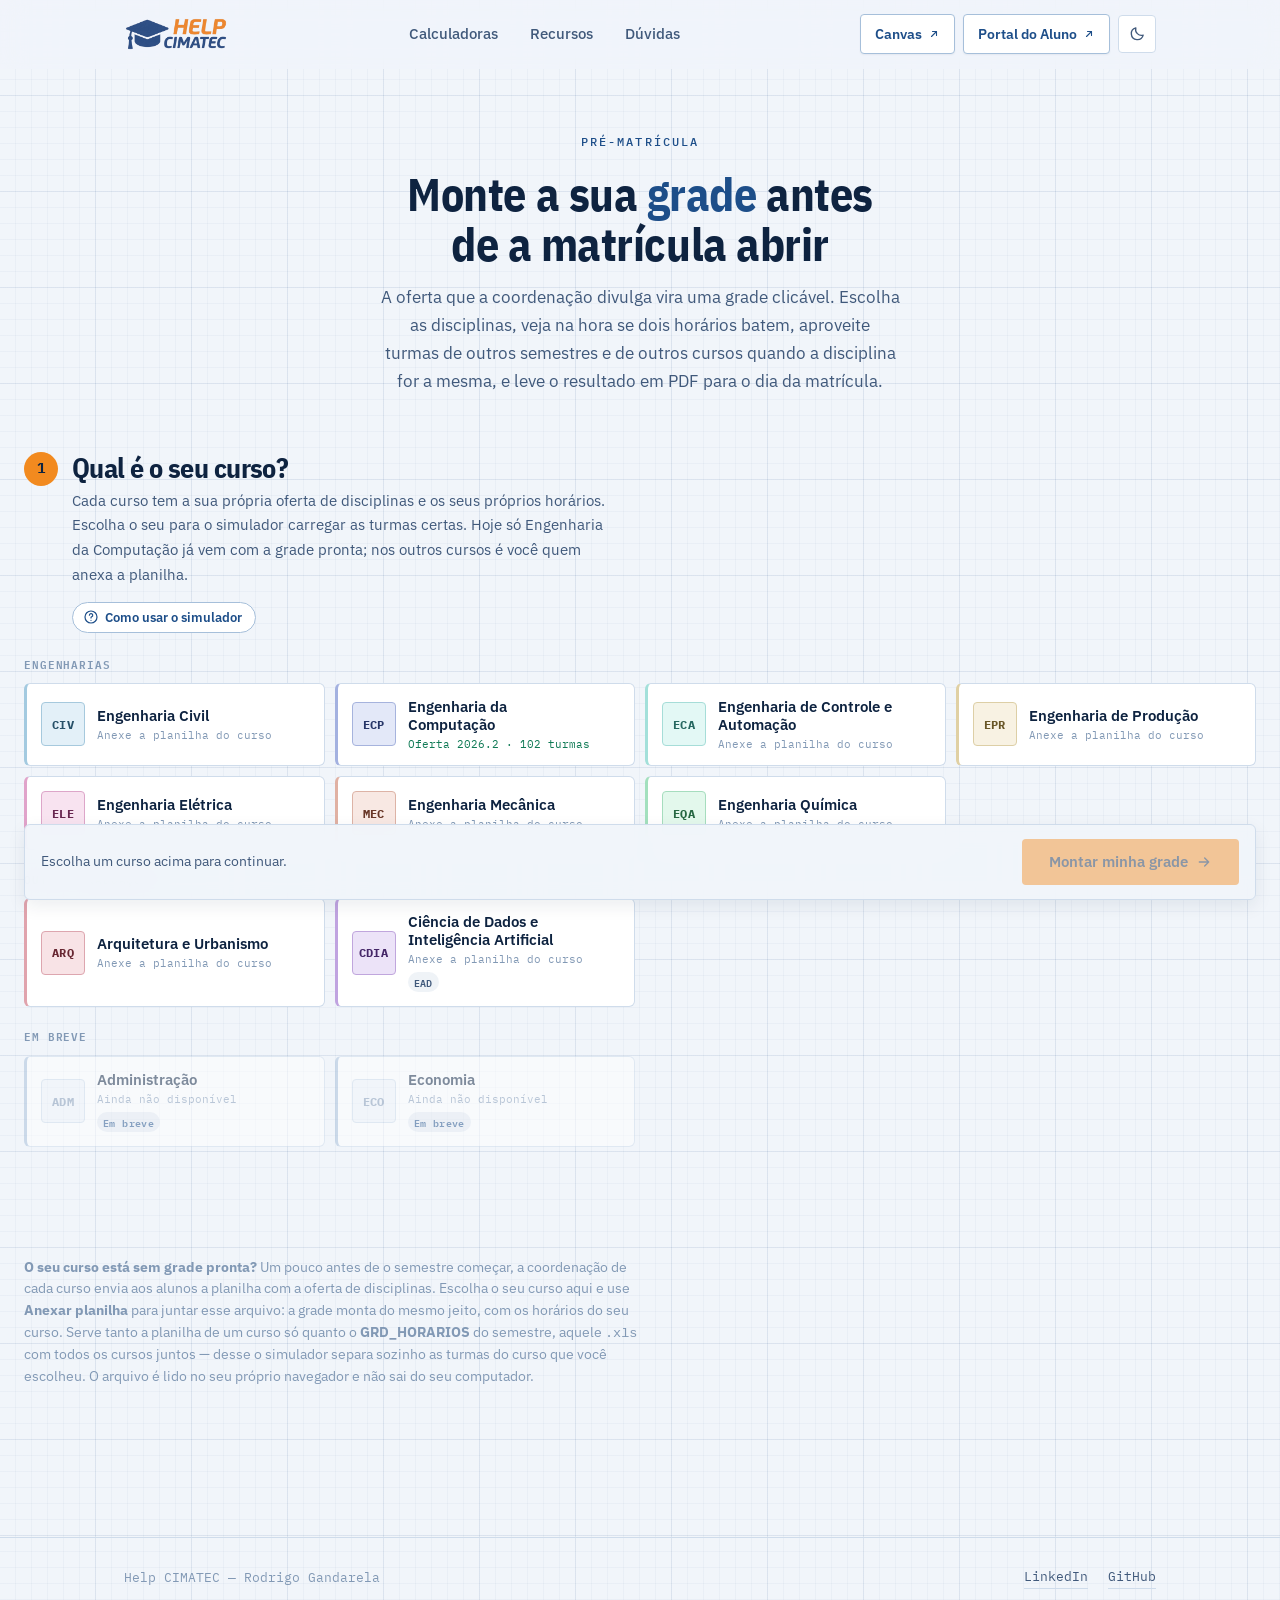
<file: grade.html>
<!DOCTYPE html>
<html lang="pt-BR">
<head>
  <meta charset="UTF-8">
  <meta name="viewport" content="width=device-width, initial-scale=1.0">
  <title>Simulador de Grade Horária — Pré-matrícula | Help CIMATEC</title>
  <meta name="description" content="Monte e simule sua grade horária antes da matrícula na Universidade SENAI CIMATEC: disciplinas de qualquer turma, aviso de choque de horário, carga semanal e exportação em PDF.">
  <meta name="keywords" content="simulador de grade, grade horária CIMATEC, pré-matrícula, choque de horário, monta grade, Universidade SENAI CIMATEC, oferta de disciplinas">
  <meta name="author" content="Clube de Programação — Universidade SENAI CIMATEC">
  <meta name="robots" content="index, follow">
  <meta name="theme-color" content="#F1F5FA" media="(prefers-color-scheme: light)">
  <meta name="theme-color" content="#0B1522" media="(prefers-color-scheme: dark)">
  <meta name="color-scheme" content="light dark">
  <link rel="canonical" href="https://help-cimatec.netlify.app/grade.html">

  <meta property="og:type" content="website">
  <meta property="og:site_name" content="Help CIMATEC">
  <meta property="og:locale" content="pt_BR">
  <meta property="og:title" content="Simulador de Grade Horária — Help CIMATEC">
  <meta property="og:description" content="Monte sua grade antes da matrícula: disciplinas de qualquer turma, aviso de choque de horário e PDF pronto para imprimir.">
  <meta property="og:url" content="https://help-cimatec.netlify.app/grade.html">
  <meta property="og:image" content="https://help-cimatec.netlify.app/assets/img/og-image.png">
  <meta property="og:image:width" content="1200">
  <meta property="og:image:height" content="630">
  <meta name="twitter:card" content="summary_large_image">

  <link rel="icon" href="assets/img/favicon.ico" sizes="any">
  <link rel="icon" type="image/png" href="assets/img/favicon.png">
  <link rel="apple-touch-icon" href="assets/img/apple-touch-icon.png">

  <link rel="preconnect" href="https://fonts.googleapis.com">
  <link rel="preconnect" href="https://fonts.gstatic.com" crossorigin>
  <link href="https://fonts.googleapis.com/css2?family=IBM+Plex+Mono:wght@400;500;600;700&family=IBM+Plex+Sans+Condensed:wght@600;700&family=IBM+Plex+Sans:wght@400;500;600;700&display=swap" rel="stylesheet">
  <link rel="stylesheet" href="assets/css/style.css">
  <link rel="stylesheet" href="assets/css/grade.css">

  <!-- Resolve o tema antes da primeira pintura, para a página não piscar no tema errado -->
  <script>
    (function () {
      var salvo = null;
      try { salvo = localStorage.getItem('help-cimatec-tema'); } catch (e) { /* storage bloqueado */ }
      var escolhido = (salvo === 'claro' || salvo === 'escuro') ? salvo
        : (window.matchMedia && window.matchMedia('(prefers-color-scheme: dark)').matches ? 'escuro' : 'claro');
      document.documentElement.setAttribute('data-tema', escolhido);
    })();
  </script>

  <script type="application/ld+json">
  {
    "@context": "https://schema.org",
    "@type": "WebApplication",
    "name": "Simulador de Grade Horária — Help CIMATEC",
    "url": "https://help-cimatec.netlify.app/grade.html",
    "description": "Simulador de grade horária de pré-matrícula: importa a oferta de disciplinas da coordenação, detecta choque de horário, aceita disciplinas equivalentes de outras turmas e exporta a grade em PDF.",
    "applicationCategory": "EducationalApplication",
    "operatingSystem": "Any",
    "browserRequirements": "Requer JavaScript",
    "inLanguage": "pt-BR",
    "isAccessibleForFree": true,
    "offers": { "@type": "Offer", "price": "0", "priceCurrency": "BRL" },
    "author": { "@type": "Person", "name": "Rodrigo Gandarela" },
    "about": { "@type": "CollegeOrUniversity", "name": "Universidade SENAI CIMATEC" }
  }
  </script>
</head>
<body>

  <a href="#selecao" class="skip-link">Pular para a escolha do curso</a>

  <!-- NAVBAR -->
  <nav>
    <div class="nav-inner">
      <a href="index.html" class="nav-logo">
        <img class="logo-claro" src="assets/img/logo.png" alt="Help CIMATEC" width="720" height="235">
        <img class="logo-escuro" src="assets/img/logo-dark.png" alt="" aria-hidden="true" width="720" height="235">
      </a>
      <ul class="nav-links">
        <li><a href="index.html#ferramentas">Calculadoras</a></li>
        <li><a href="index.html#recursos">Recursos</a></li>
        <li><a href="index.html#faq">Dúvidas</a></li>
      </ul>
      <div class="nav-actions">
        <div class="nav-quicklinks">
          <a class="nav-quick" href="https://senaicimatec.instructure.com/" target="_blank" rel="noopener noreferrer">
            Canvas
            <svg viewBox="0 0 24 24" aria-hidden="true"><path d="M7 17L17 7M9 7h8v8"/></svg>
          </a>
          <a class="nav-quick" href="https://senaiweb6.fieb.org.br/framehtml/web/app/edu/PortalEducacional/login/" target="_blank" rel="noopener noreferrer">
            Portal do Aluno
            <svg viewBox="0 0 24 24" aria-hidden="true"><path d="M7 17L17 7M9 7h8v8"/></svg>
          </a>
        </div>
        <button type="button" class="tema-toggle" id="temaToggle" aria-label="Mudar para o tema escuro">
          <svg class="tema-lua" viewBox="0 0 24 24" aria-hidden="true"><path d="M20 14.4A8.5 8.5 0 0 1 9.6 4 8.5 8.5 0 1 0 20 14.4Z"/></svg>
          <svg class="tema-sol" viewBox="0 0 24 24" aria-hidden="true"><circle cx="12" cy="12" r="4.2"/><path d="M12 2.5v2M12 19.5v2M2.5 12h2M19.5 12h2M5.3 5.3l1.4 1.4M17.3 17.3l1.4 1.4M18.7 5.3l-1.4 1.4M6.7 17.3l-1.4 1.4"/></svg>
        </button>
        <button class="hamburger" aria-label="Abrir menu" aria-expanded="false" aria-controls="mobileMenu">
          <span></span><span></span><span></span>
        </button>
      </div>
    </div>
    <div class="mobile-menu" id="mobileMenu">
      <a href="index.html#ferramentas">Calculadoras</a>
      <a href="index.html#recursos">Recursos</a>
      <a href="index.html#faq">Dúvidas</a>
      <div class="mobile-quicklinks">
        <a class="nav-quick" href="https://senaicimatec.instructure.com/" target="_blank" rel="noopener noreferrer">
          Canvas
          <svg viewBox="0 0 24 24" aria-hidden="true"><path d="M7 17L17 7M9 7h8v8"/></svg>
        </a>
        <a class="nav-quick" href="https://senaiweb6.fieb.org.br/framehtml/web/app/edu/PortalEducacional/login/" target="_blank" rel="noopener noreferrer">
          Portal do Aluno
          <svg viewBox="0 0 24 24" aria-hidden="true"><path d="M7 17L17 7M9 7h8v8"/></svg>
        </a>
      </div>
    </div>
  </nav>

  <main id="topo">

    <!-- ============ TOPO ============ -->
    <header class="container container-largo grade-hero">
      <p class="eyebrow">Pré-matrícula</p>
      <h1>Monte a sua <em>grade</em> antes de a matrícula abrir</h1>
      <p class="lede">
        A oferta que a coordenação divulga vira uma grade clicável. Escolha as disciplinas, veja
        na hora se dois horários batem, aproveite turmas de outros semestres e de outros cursos
        quando a disciplina for a mesma, e leve o resultado em PDF para o dia da matrícula.
      </p>

    </header>

    <!-- o input de arquivo é um só; os dois botões de anexar apontam para ele -->
    <input type="file" id="arquivoOferta" accept=".xls,.xlsx,.xlsm,.csv,.tsv,.json" hidden>

    <!-- ============ PASSO 1 — ESCOLHER O CURSO ============
         Nada de grade antes daqui: a oferta é de um curso só, e
         montar a tela sem saber qual seria mostrar a grade errada. -->
    <section class="container container-largo selecao" id="selecao" aria-labelledby="tituloSelecao">
      <div class="selecao-head">
        <span class="passo-num" aria-hidden="true">1</span>
        <div>
          <h2 id="tituloSelecao">Qual é o seu curso?</h2>
          <p class="selecao-desc">
            Cada curso tem a sua própria oferta de disciplinas e os seus próprios horários.
            Escolha o seu para o simulador carregar as turmas certas. Hoje só Engenharia da
            Computação já vem com a grade pronta; nos outros cursos é você quem anexa a planilha.
          </p>
          <button type="button" class="btn-ajuda" data-modal="modalComoUsar">
            <svg viewBox="0 0 24 24" aria-hidden="true">
              <circle cx="12" cy="12" r="9"/>
              <path d="M9.6 9.3a2.5 2.5 0 1 1 3.3 2.4c-.6.2-.9.7-.9 1.3v.5"/>
              <circle cx="12" cy="17" r=".9" fill="currentColor" stroke="none"/>
            </svg>
            Como usar o simulador
          </button>
        </div>
      </div>

      <div class="curso-grid" id="cursoGrid" role="group" aria-labelledby="tituloSelecao">
        <p class="vazio">Carregando os cursos…</p>
      </div>

      <!-- barra de ação: acompanha a rolagem para o CTA nunca sumir -->
      <div class="selecao-acao">
        <p class="selecao-escolhido" id="selecaoEscolhido" role="status" aria-live="polite">
          Escolha um curso acima para continuar.
        </p>
        <div class="selecao-botoes">
          <label class="selecao-periodo" id="selecaoPeriodoCampo" hidden>
            <span class="sr-only">Período da oferta</span>
            <select id="selecaoPeriodo"></select>
          </label>
          <button type="button" class="btn btn-ghost" data-importar hidden id="btnImportarSelecao">
            Anexar planilha
          </button>
          <button type="button" class="btn btn-primary" id="btnMontar" disabled>
            Montar minha grade
            <svg class="btn-icon" viewBox="0 0 24 24" aria-hidden="true"><path d="M5 12h14M13 6l6 6-6 6"/></svg>
          </button>
        </div>
      </div>

      <p class="selecao-nota" id="selecaoNota">
        <strong>O seu curso está sem grade pronta?</strong> Um pouco antes de o semestre começar, a
        coordenação de cada curso envia aos alunos a planilha com a oferta de disciplinas. Escolha o
        seu curso aqui e use <strong>Anexar planilha</strong> para juntar esse arquivo: a grade monta
        do mesmo jeito, com os horários do seu curso. Serve tanto a planilha de um curso só quanto o
        <strong>GRD_HORARIOS</strong> do semestre, aquele <code>.xls</code> com todos os cursos
        juntos — desse o simulador separa sozinho as turmas do curso que você escolheu. O arquivo é
        lido no seu próprio navegador e não sai do seu computador.
      </p>
    </section>

    <!-- ============ PASSO 2 — O SIMULADOR ============ -->
    <div id="simulador" hidden>

    <!-- de qual curso é a grade que está na tela -->
    <div class="container container-largo curso-barra">
      <div class="curso-barra-info">
        <span class="curso-barra-sigla" id="cursoSigla" aria-hidden="true">—</span>
        <div>
          <p class="curso-barra-nome" id="cursoNome">—</p>
          <p class="fonte-nota" id="fonteNota">Carregando a oferta publicada…</p>
        </div>
      </div>
      <div class="curso-barra-acoes">
        <label class="campo-inline">
          <span class="sr-only">Oferta</span>
          <select id="ofertaSelect"></select>
        </label>
        <button type="button" class="btn btn-ghost" data-importar>Anexar planilha</button>
        <button type="button" class="btn btn-ghost btn-trocar" id="btnTrocarCurso">
          <svg viewBox="0 0 24 24" aria-hidden="true"><path d="M9 5L4 10l5 5M4 10h11a5 5 0 0 1 5 5v4"/></svg>
          Trocar de curso
        </button>
      </div>
    </div>

    <div class="container container-largo grade-layout">

      <!-- ---- a grade sendo montada ---- -->
      <section class="bloco montagem" id="montagem" aria-labelledby="tituloGrade">
        <div class="bloco-head">
          <h2 id="tituloGrade">Sua grade</h2>
          <span class="contador">Clique numa aula para tirá-la da grade</span>
        </div>

        <div class="grade-rolagem" id="gradeSemanal"></div>
        <div class="sem-horario" id="semHorario" hidden></div>

        <div class="avisos" id="avisos" role="status" aria-live="polite"></div>

        <dl class="resumo" id="resumo"></dl>

        <div class="acoes">
          <button type="button" class="btn btn-primary" id="btnPdf" disabled>Exportar em PDF</button>
          <button type="button" class="btn btn-ghost" id="btnLimpar" disabled>Limpar grade</button>
        </div>

        <div class="escolhidas" id="escolhidas"></div>
      </section>

      <!-- ---- o catálogo da oferta ---- -->
      <section class="bloco catalogo" aria-labelledby="tituloCatalogo">
        <div class="bloco-head">
          <h2 id="tituloCatalogo">Disciplinas ofertadas</h2>
          <span class="contador" id="contadorCatalogo">—</span>
        </div>

        <div class="busca">
          <input type="search" id="busca" placeholder="Buscar por disciplina, código, docente ou curso"
                 aria-label="Buscar disciplinas" autocomplete="off">
          <div class="filtros">
            <label hidden>
              <span class="sr-only">Curso</span>
              <select id="filtroCurso"></select>
            </label>
            <label>
              <span class="sr-only">Turma</span>
              <select id="filtroTurma"></select>
            </label>
            <label>
              <span class="sr-only">Dia da semana</span>
              <select id="filtroDia"></select>
            </label>
            <label>
              <span class="sr-only">Turno</span>
              <select id="filtroTurno">
                <option value="">Qualquer turno</option>
                <option value="manha">Manhã</option>
                <option value="tarde">Tarde</option>
                <option value="noite">Noite</option>
              </select>
            </label>
            <label class="filtro-livre">
              <input type="checkbox" id="soLivres">
              Esconder o que choca com a minha grade
            </label>
          </div>
        </div>

        <div class="lista" id="lista"></div>
      </section>
    </div>

    <!-- ============ COMO FUNCIONA ============ -->
    <section class="container container-largo explicacao">
      <div class="bloco">
        <div class="bloco-head"><h2>Como este simulador decide</h2></div>
        <dl class="regras-list">
          <div>
            <dt>Choque de horário</dt>
            <dd>
              Duas turmas chocam quando caem no mesmo dia e os intervalos se cruzam em qualquer
              minuto — não é preciso ser o mesmo bloco. A inclusão é barrada com o aviso do que
              bateu, e você ainda pode forçar para simular um cenário.
            </dd>
          </div>
          <div>
            <dt>Disciplina equivalente</dt>
            <dd>
              Duas turmas são a mesma disciplina quando têm o mesmo código de disciplina ou o mesmo
              nome normalizado (sem acento, sem subturma). É isso que permite cursar uma matéria com
              a turma de outro semestre — ou de outro curso — quando o horário da sua não cabe.
            </dd>
          </div>
          <div>
            <dt>Carga horária</dt>
            <dd>
              Uma aula tem 50 minutos, como no resto do site. O resumo soma as aulas semanais de
              cada turma escolhida; disciplinas EAD entram na lista, mas não ocupam bloco na grade.
            </dd>
          </div>
          <div>
            <dt>Onde a sua grade fica</dt>
            <dd>
              No seu próprio navegador. Nenhum arquivo anexado sai do seu computador e nada é
              enviado para servidor algum — fechar a aba e voltar depois devolve a mesma seleção.
            </dd>
          </div>
        </dl>
        <p class="regras-note">
          Isto é uma simulação feita por alunos, não o sistema de matrícula. Vaga, pré-requisito e
          liberação da coordenação continuam valendo — confirme tudo no Portal do Aluno.
        </p>
      </div>
    </section>

    </div><!-- /#simulador -->

    <!-- ============ COMO USAR ============
         Fora de #simulador de propósito: o <dialog> vive dentro de um
         contêiner com [hidden], e showModal() num elemento sem caixa
         não abre nada. Aqui ele responde ao botão nos dois passos. -->
    <dialog class="modal modal-lg" id="modalComoUsar">
      <div class="modal-head">
        <div>
          <p class="eyebrow">Passo a passo</p>
          <h3>Como usar o simulador</h3>
        </div>
        <button type="button" class="modal-close" aria-label="Fechar">
          <svg viewBox="0 0 24 24" aria-hidden="true"><path d="M6 6l12 12M18 6L6 18"/></svg>
        </button>
      </div>
      <div class="modal-body">
        <p class="modal-intro">
          A ideia é simples: você clica numa disciplina da lista de ofertas e ela entra na grade
          da semana, ao lado. Tudo o mais — choque de horário, carga semanal, PDF — o simulador
          faz sozinho a partir daí.
        </p>

        <dl class="beneficios-list">
          <div>
            <dt>1. Escolha o seu curso</dt>
            <dd>
              Cada curso tem a sua própria oferta. Engenharia da Computação já vem com a grade
              pronta; nos outros, use <strong>Anexar planilha</strong> e solte o arquivo que a
              coordenação mandou — <code>.xlsx</code> ou <code>.xls</code>, tanto faz. Serve a
              planilha de um curso só, que costuma vir em <code>.xlsx</code>, e serve o
              <code>GRD_HORARIOS</code> do semestre, aquele <code>.xls</code> com todos os cursos
              juntos.
            </dd>
          </div>
          <div>
            <dt>2. Ache a disciplina</dt>
            <dd>
              A busca aceita nome, código, docente e curso. Os filtros ao lado dela cortam por
              turma, dia da semana e turno — e <strong>Esconder o que choca com a minha grade</strong>
              deixa na lista só o que ainda cabe no que você já montou.
            </dd>
          </div>
          <div>
            <dt>3. Clique para adicionar</dt>
            <dd>
              Um clique na turma põe todas as aulas dela na grade, cada uma no seu dia e na sua
              faixa de horário. Uma aula que atravessa várias faixas aparece em todas que ocupa.
            </dd>
          </div>
          <div>
            <dt>4. Leia os avisos</dt>
            <dd>
              Se a turma bater com alguma que já está lá, o simulador diz com o quê e não inclui —
              mas deixa você insistir, para simular o cenário. Disciplina que você já escolheu em
              outra turma também é avisada.
            </dd>
          </div>
          <div>
            <dt>5. Tire o que não quiser</dt>
            <dd>
              Clique na aula dentro da grade, ou no nome dela na lista logo abaixo do resumo.
              <strong>Limpar grade</strong> recomeça do zero.
            </dd>
          </div>
          <div>
            <dt>6. Leve em PDF</dt>
            <dd>
              <strong>Exportar em PDF</strong> gera a folha com a grade da semana, a lista das
              turmas e a carga total — a mesma coisa que você vê na tela, pronta para levar
              impressa no dia da matrícula.
            </dd>
          </div>
        </dl>

        <p class="guia-grupo">Bom saber</p>

        <details class="guia-item">
          <summary>Que arquivos o simulador aceita</summary>
          <div class="guia-conteudo">
            <p>
              Planilha do Excel em <code>.xlsx</code>, <code>.xlsm</code> ou <code>.xls</code> — os
              três são lidos aqui mesmo, sem conversão nem instalação. Também entram
              <code>.csv</code> e <code>.tsv</code>, para quem exportou a oferta de outro programa,
              e o <code>.json</code> que o próprio simulador gera.
            </p>
            <p>
              Não importa qual dos formatos: o que ele procura no arquivo são as colunas de
              disciplina, dia e horário. Se a planilha tiver várias abas, ele escolhe sozinho a
              que tem essas colunas.
            </p>
          </div>
        </details>

        <details class="guia-item">
          <summary>Turma de outro semestre ou de outro curso</summary>
          <div class="guia-conteudo">
            <p>
              O simulador trata como a mesma disciplina toda turma com o mesmo código, ou com o
              mesmo nome depois de normalizado (sem acento, sem subturma). É isso que deixa você
              cursar uma matéria com a turma de outro semestre — ou de outro curso — quando o
              horário da sua não fecha. Basta ela estar na oferta que está carregada.
            </p>
          </div>
        </details>

        <details class="guia-item">
          <summary>Disciplinas EAD e aulas sem horário</summary>
          <div class="guia-conteudo">
            <p>
              Disciplina EAD não tem dia nem faixa, então não ocupa lugar na grade — ela aparece
              numa lista à parte, logo abaixo da semana, e continua contando na sua matrícula e
              na carga total.
            </p>
          </div>
        </details>

        <details class="guia-item">
          <summary>Como a carga semanal é contada</summary>
          <div class="guia-conteudo">
            <p>
              Uma aula tem <strong>50 minutos</strong>, como no resto do site, e as faixas da
              grade têm duas aulas cada. O resumo soma os minutos das turmas escolhidas e mostra
              o total em horas e em aulas por semana.
            </p>
          </div>
        </details>

        <details class="guia-item">
          <summary>Onde a sua grade fica guardada</summary>
          <div class="guia-conteudo">
            <p>
              No seu próprio navegador. A planilha que você anexa é lida na sua máquina e não
              sobe para servidor nenhum — e fechar a aba e voltar depois devolve a mesma seleção.
              Trocar de curso não apaga o que você montou no outro.
            </p>
          </div>
        </details>

        <p class="regras-note">
          Isto é uma simulação feita por alunos, não o sistema de matrícula. Vaga, pré-requisito e
          liberação da coordenação continuam valendo — confirme tudo no Portal do Aluno.
        </p>
      </div>
    </dialog>
  </main>

  <footer>
    <div class="container footer-inner">
      <p>Help CIMATEC — Rodrigo Gandarela</p>
      <p class="footer-links">
        <a href="https://www.linkedin.com/in/rodrigo-gandarela" target="_blank" rel="noopener noreferrer">LinkedIn</a>
        <a href="https://github.com/rodrigogduca" target="_blank" rel="noopener noreferrer">GitHub</a>
      </p>
    </div>
  </footer>

  <!-- A folha do PDF: invisível na tela, é a única coisa que a impressão mostra. -->
  <div id="impressao" aria-hidden="true"></div>

  <script src="assets/js/script.js"></script>
  <script type="module" src="assets/js/grade/app.js"></script>
</body>
</html>
</file>
<file: assets/css/style.css>
/* ============================================================
   HELP CIMATEC
   Papel milimetrado — o regulamento acadêmico como instrumento
   de medida. Azul e laranja da marca sobre papel quadriculado.

   Toda cor é um token. O tema escuro é só o bloco de overrides
   em :root[data-tema="escuro"] — nenhum componente sabe qual
   tema está ativo.
   ============================================================ */

*, *::before, *::after { margin: 0; padding: 0; box-sizing: border-box; }

/* ============================================================
   TOKENS — TEMA CLARO
   ============================================================ */
:root {
  color-scheme: light;

  /* papel */
  --paper:       #F1F5FA;
  --paper-hi:    #FFFFFF;
  --rule:        #CFDCEB;
  --rule-soft:   #E3EBF5;
  --rule-strong: #A6BFDA;

  /* tinta — todo neutro é puxado para o azul, nada é cinza */
  --ink:   #0E2340;
  --ink-2: #40597B;
  --ink-3: #8299B5;

  /* marca, direto da logo */
  --blue:      #1D4E89;
  --blue-hi:   #2E6BB5;
  --orange:    #F28A1F;
  --orange-hi: #E07A10;

  /* texto sobre preenchimento colorido */
  --on-blue:   #FFFFFF;
  --on-orange: #0E2340;
  --on-fail:   #FFFFFF;

  /* veredictos */
  --pass: #0F7A55;
  --fail: #BE3A2B;

  /* o roxo da Grade — o terceiro caminho do topo.
     Verde estava fora de questão: a régua logo acima já usa verde
     para "aprovado", e um botão verde ao lado dela leria como nota.
     O roxo é a única família que não colide com azul, laranja nem
     com os veredictos, e é o que faz o botão saltar entre os dois. */
  --roxo:      #6D28D9;
  --roxo-hi:   #5B21B6;
  --on-roxo:   #FFFFFF;
  --tint-roxo: rgba(109, 40, 217, .13);
  --shadow-roxo:    0 6px 18px rgba(109, 40, 217, .28);
  --shadow-roxo-hi: 0 10px 26px rgba(109, 40, 217, .38);

  /* lavagens derivadas da marca */
  --tint-blue:        rgba(29, 78, 137, .10);
  --tint-blue-soft:   rgba(29, 78, 137, .07);
  --tint-orange:      rgba(242, 138, 31, .13);
  --tint-orange-soft: rgba(242, 138, 31, .07);
  --sel:              rgba(242, 138, 31, .28);
  --ring:             rgba(29, 78, 137, .13);

  /* papel milimetrado */
  --grid-major: rgba(29, 78, 137, .07);
  --grid-minor: rgba(29, 78, 137, .035);

  /* a régua */
  --z-fail:      rgba(190, 58, 43, .08);
  --z-warn:      rgba(242, 138, 31, .11);
  --z-pass:      rgba(15, 122, 85, .08);
  --z-fail-line: rgba(190, 58, 43, .35);
  --z-warn-line: rgba(242, 138, 31, .45);
  --z-pass-line: rgba(15, 122, 85, .35);
  --tick:        rgba(29, 78, 137, .26);
  --tick-major:  rgba(29, 78, 137, .55);
  --hatch:       rgba(29, 78, 137, .16);
  --hatch-line:  rgba(29, 78, 137, .40);
  --bar:         rgba(29, 78, 137, .16);
  --bar-strong:  rgba(29, 78, 137, .30);

  /* navbar translúcida */
  --nav-bg:       rgba(241, 245, 250, .82);
  --nav-bg-solid: rgba(241, 245, 250, .94);

  /* o bloco AF — a única superfície invertida da página */
  --af-bg:      #0E2340;
  --af-fg:      #FFFFFF;
  --af-label:   #9FB8D6;
  --af-note:    #8AA6C8;
  --af-cell:    rgba(255, 255, 255, .07);
  --af-cell-br: rgba(255, 255, 255, .15);
  --af-name:    #B6CCE6;
  --af-name-2:  #7593B8;

  /* elevação */
  --shadow-sm: 0 1px 2px rgba(14, 35, 64, .06);
  --shadow-md: 0 6px 18px rgba(14, 35, 64, .08);
  --shadow-lg: 0 24px 60px rgba(14, 35, 64, .22);
  --shadow-orange:    0 6px 18px rgba(242, 138, 31, .12);
  --shadow-orange-hi: 0 8px 22px rgba(242, 138, 31, .18);
  --scrim: rgba(14, 35, 64, .55);

  --sans: 'IBM Plex Sans', -apple-system, BlinkMacSystemFont, 'Segoe UI', sans-serif;
  --cond: 'IBM Plex Sans Condensed', 'IBM Plex Sans', sans-serif;
  --mono: 'IBM Plex Mono', ui-monospace, 'SF Mono', Menlo, monospace;

  --r:    4px;   /* a página inteira é desenhada, não arredondada */
  --r-lg: 6px;
  --ease: cubic-bezier(.22, .8, .3, 1);

  --nav-h: 68px;
}

/* ============================================================
   TOKENS — TEMA ESCURO
   O papel milimetrado à noite: azul profundo, grade em azul
   claro, laranja intacto. O script no <head> sempre resolve
   data-tema antes da primeira pintura, inclusive quando a
   escolha vem do sistema — por isso um bloco só resolve tudo.
   ============================================================ */
:root[data-tema="escuro"] {
  color-scheme: dark;

  --paper:       #0B1522;
  --paper-hi:    #111E2E;
  --rule:        #23364C;
  --rule-soft:   #1A2A3C;
  --rule-strong: #33506F;

  --ink:   #E9F0F8;
  --ink-2: #A7BDD6;
  --ink-3: #7C99B8;

  --blue:      #6BA6E8;
  --blue-hi:   #8FC0F5;
  --orange:    #F79A33;
  --orange-hi: #FFB25C;

  --on-blue:   #0B1522;
  --on-orange: #0B1522;
  --on-fail:   #0B1522;

  --pass: #3FBE8C;
  --fail: #F0705F;

  /* no escuro o roxo precisa subir de luminosidade junto com o resto
     da paleta, senão vira um buraco preto ao lado do laranja */
  --roxo:      #8B5CF6;
  --roxo-hi:   #A78BFA;
  --on-roxo:   #0B1522;
  --tint-roxo: rgba(139, 92, 246, .18);
  --shadow-roxo:    0 6px 18px rgba(139, 92, 246, .30);
  --shadow-roxo-hi: 0 10px 26px rgba(139, 92, 246, .42);

  --tint-blue:        rgba(107, 166, 232, .13);
  --tint-blue-soft:   rgba(107, 166, 232, .08);
  --tint-orange:      rgba(247, 154, 51, .16);
  --tint-orange-soft: rgba(247, 154, 51, .09);
  --sel:              rgba(247, 154, 51, .30);
  --ring:             rgba(107, 166, 232, .22);

  --grid-major: rgba(107, 166, 232, .09);
  --grid-minor: rgba(107, 166, 232, .045);

  /* sobre um fundo quase preto a tinta some: as faixas precisam de mais
     alfa que no claro para continuarem sendo três faixas distintas */
  --z-fail:      rgba(240, 112, 95, .22);
  --z-warn:      rgba(247, 154, 51, .24);
  --z-pass:      rgba(63, 190, 140, .22);
  --z-fail-line: rgba(240, 112, 95, .45);
  --z-warn-line: rgba(247, 154, 51, .50);
  --z-pass-line: rgba(63, 190, 140, .45);
  --tick:        rgba(107, 166, 232, .30);
  --tick-major:  rgba(107, 166, 232, .60);
  --hatch:       rgba(107, 166, 232, .18);
  --hatch-line:  rgba(107, 166, 232, .45);
  --bar:         rgba(107, 166, 232, .18);
  --bar-strong:  rgba(107, 166, 232, .32);

  --nav-bg:       rgba(11, 21, 34, .82);
  --nav-bg-solid: rgba(11, 21, 34, .94);

  /* no escuro o bloco AF sobe em vez de descer: fica mais claro
     que o painel, e a barra laranja continua marcando a borda */
  --af-bg:      #152941;
  --af-cell:    rgba(255, 255, 255, .06);
  --af-cell-br: rgba(255, 255, 255, .13);

  --shadow-sm: 0 1px 2px rgba(0, 0, 0, .35);
  --shadow-md: 0 6px 18px rgba(0, 0, 0, .40);
  --shadow-lg: 0 24px 60px rgba(0, 0, 0, .60);
  --shadow-orange:    0 6px 18px rgba(0, 0, 0, .35);
  --shadow-orange-hi: 0 8px 22px rgba(0, 0, 0, .45);
  --scrim: rgba(3, 8, 14, .70);
}

/* ---- papel milimetrado ---- */
html { scroll-behavior: smooth; }

body {
  font-family: var(--sans);
  font-size: 16px;
  line-height: 1.65;
  color: var(--ink);
  background-color: var(--paper);
  background-image:
    linear-gradient(var(--grid-major) 1px, transparent 1px),
    linear-gradient(90deg, var(--grid-major) 1px, transparent 1px),
    linear-gradient(var(--grid-minor) 1px, transparent 1px),
    linear-gradient(90deg, var(--grid-minor) 1px, transparent 1px);
  background-size: 96px 96px, 96px 96px, 16px 16px, 16px 16px;
  background-position: -1px -1px;
  -webkit-font-smoothing: antialiased;
  -moz-osx-font-smoothing: grayscale;
  overflow-x: hidden;
}

::selection { background: var(--sel); }

:focus-visible {
  outline: 2px solid var(--orange);
  outline-offset: 3px;
  border-radius: 2px;
}

.skip-link {
  position: absolute;
  left: 16px;
  top: -60px;
  z-index: 200;
  background: var(--ink);
  color: var(--paper);
  padding: 10px 18px;
  border-radius: var(--r);
  font-size: 14px;
  font-weight: 600;
  text-decoration: none;
  transition: top .2s var(--ease);
}
.skip-link:focus-visible { top: 16px; }

.container {
  width: 100%;
  max-width: 1080px;
  margin: 0 auto;
  padding: 0 24px;
}

/* ---- icon badges: um pouco de vida no topo das seções e cards ---- */
.icon-badge {
  display: inline-flex;
  align-items: center;
  justify-content: center;
  flex: none;
  width: 44px;
  height: 44px;
  border-radius: var(--r-lg);
  background: var(--tint-blue);
  color: var(--blue);
  margin-bottom: 14px;
}
.icon-badge.is-orange { background: var(--tint-orange); color: var(--orange-hi); }
.icon-badge svg {
  width: 22px; height: 22px;
  fill: none; stroke: currentColor; stroke-width: 1.8;
  stroke-linecap: round; stroke-linejoin: round;
}

/* ---- tipografia compartilhada ---- */
.eyebrow {
  font-family: var(--mono);
  font-size: 11.5px;
  font-weight: 500;
  letter-spacing: .18em;
  text-transform: uppercase;
  color: var(--blue);
  margin-bottom: 18px;
}

h1, h2, h3 {
  font-family: var(--cond);
  font-weight: 700;
  letter-spacing: -.02em;
  line-height: 1.02;
  color: var(--ink);
}

/* ============================================================
   NAV
   ============================================================ */
nav {
  position: sticky;
  top: 0;
  z-index: 100;
  background: var(--nav-bg);
  backdrop-filter: blur(12px) saturate(1.3);
  -webkit-backdrop-filter: blur(12px) saturate(1.3);
  border-bottom: 1px solid transparent;
  transition: border-color .25s var(--ease), background .25s var(--ease);
}
nav.scrolled {
  border-bottom-color: var(--rule);
  background: var(--nav-bg-solid);
}

.nav-inner {
  max-width: 1080px;
  margin: 0 auto;
  padding: 0 24px;
  height: var(--nav-h);
  display: flex;
  align-items: center;
  justify-content: space-between;
  gap: 24px;
}

.nav-logo { display: block; line-height: 0; }
.nav-logo img {
  width: auto;
  height: 34px;
  display: block;
  transition: opacity .2s var(--ease);
}
.nav-logo:hover img { opacity: .78; }

/* o azul da logo é escuro demais para o tema escuro. Em vez de filtrar
   a imagem — o que apagaria o laranja junto — cada tema tem o seu arquivo,
   com as duas cores da marca intactas. O seletor precisa do .nav-logo:
   sozinha, a classe perde em especificidade para o `.nav-logo img` acima. */
.nav-logo .logo-escuro { display: none; }
:root[data-tema="escuro"] .nav-logo .logo-claro { display: none; }
:root[data-tema="escuro"] .nav-logo .logo-escuro { display: block; }

.nav-links {
  display: flex;
  align-items: center;
  gap: 4px;
  list-style: none;
}
.nav-links a {
  display: block;
  padding: 8px 14px;
  font-size: 14.5px;
  font-weight: 500;
  color: var(--ink-2);
  text-decoration: none;
  border-radius: var(--r);
  transition: color .2s var(--ease), background .2s var(--ease);
}
.nav-links a:hover { color: var(--ink); background: var(--tint-blue-soft); }

.nav-actions {
  display: flex;
  align-items: center;
  gap: 8px;
}

.nav-quicklinks {
  display: flex;
  align-items: center;
  gap: 8px;
}
.nav-quick {
  display: inline-flex;
  align-items: center;
  gap: 6px;
  padding: 8px 14px;
  background: var(--paper-hi);
  border: 1px solid var(--rule-strong);
  border-radius: var(--r);
  color: var(--blue);
  font-size: 13.5px;
  font-weight: 600;
  text-decoration: none;
  white-space: nowrap;
  box-shadow: var(--shadow-sm);
  transition: background .2s var(--ease), border-color .2s var(--ease), color .2s var(--ease);
}
.nav-quick:hover { background: var(--blue); border-color: var(--blue); color: var(--on-blue); }
.nav-quick svg {
  width: 12px; height: 12px;
  fill: none; stroke: currentColor; stroke-width: 2.2;
  stroke-linecap: round; stroke-linejoin: round;
  flex-shrink: 0;
}

.mobile-quicklinks {
  display: flex;
  flex-direction: column;
  gap: 10px;
  margin-top: 14px;
  padding-top: 14px;
  border-top: 1px solid var(--rule-soft);
}
.mobile-quicklinks .nav-quick { justify-content: center; padding: 12px 14px; }

/* ---- alternador de tema ---- */
.tema-toggle {
  display: inline-flex;
  align-items: center;
  justify-content: center;
  width: 38px;
  height: 38px;
  flex-shrink: 0;
  background: var(--paper-hi);
  border: 1px solid var(--rule);
  border-radius: var(--r);
  color: var(--ink-2);
  cursor: pointer;
  transition: background .2s var(--ease), border-color .2s var(--ease), color .2s var(--ease);
}
.tema-toggle:hover { border-color: var(--blue); color: var(--blue); }
.tema-toggle svg {
  width: 17px; height: 17px;
  fill: none; stroke: currentColor; stroke-width: 1.9;
  stroke-linecap: round; stroke-linejoin: round;
}
.tema-sol { display: none; }
:root[data-tema="escuro"] .tema-lua { display: none; }
:root[data-tema="escuro"] .tema-sol { display: block; }

.hamburger {
  display: none;
  flex-direction: column;
  justify-content: center;
  gap: 5px;
  width: 38px;
  height: 38px;
  background: var(--paper-hi);
  border: 1px solid var(--rule);
  border-radius: var(--r);
  cursor: pointer;
}
.hamburger span {
  display: block;
  width: 17px;
  height: 1.5px;
  margin: 0 auto;
  background: var(--ink);
  transition: transform .25s var(--ease), opacity .2s var(--ease);
}
.hamburger[aria-expanded="true"] span:nth-child(1) { transform: translateY(6.5px) rotate(45deg); }
.hamburger[aria-expanded="true"] span:nth-child(2) { opacity: 0; }
.hamburger[aria-expanded="true"] span:nth-child(3) { transform: translateY(-6.5px) rotate(-45deg); }

.mobile-menu {
  display: none;
  border-top: 1px solid var(--rule);
  padding: 8px 24px 16px;
  max-height: calc(100dvh - var(--nav-h));
  overflow-y: auto;
}
.mobile-menu.open { display: block; }
.mobile-menu a {
  display: block;
  padding: 13px 4px;
  font-size: 16px;
  font-weight: 500;
  color: var(--ink-2);
  text-decoration: none;
  border-bottom: 1px solid var(--rule-soft);
}
.mobile-menu > a:last-of-type { border-bottom: none; }

/* ============================================================
   HERO
   ============================================================ */
.hero { padding: 88px 0 96px; text-align: center; }

.hero h1 {
  font-size: clamp(40px, 8vw, 84px);
  margin-bottom: 26px;
}
.hero h1 em {
  font-style: normal;
  color: var(--orange);
  position: relative;
  white-space: nowrap;
}
/* o número é sublinhado pela própria linha de corte */
.hero h1 em::after {
  content: '';
  position: absolute;
  left: 0;
  right: 0;
  bottom: .13em;
  height: 2px;
  background: repeating-linear-gradient(90deg, var(--orange) 0 7px, transparent 7px 13px);
  transform: scaleX(0);
  transform-origin: left;
  animation: draw .7s .55s var(--ease) forwards;
}
@keyframes draw { to { transform: scaleX(1); } }

.lede {
  max-width: 52ch;
  margin: 0 auto;
  font-size: clamp(16px, 1.9vw, 18.5px);
  color: var(--ink-2);
  text-wrap: balance;
}

.hero-actions {
  display: flex;
  flex-wrap: wrap;
  justify-content: center;
  gap: 12px;
  margin-top: 44px;
}

/* ============================================================
   A RÉGUA — o instrumento de assinatura, reusado em cada leitura
   ============================================================ */
.hero-regua { margin: 56px auto 0; max-width: 760px; }

.regua { --marker: 0%; width: 100%; }

.regua-track {
  position: relative;
  height: 62px;
  background: var(--paper-hi);
  border: 1px solid var(--rule);
  border-radius: var(--r);
}

.regua-zone {
  position: absolute;
  top: 0;
  bottom: 0;
  left: var(--from);
  width: calc(var(--to) - var(--from));
  transform: scaleX(0);
  transform-origin: left;
  animation: zoneIn .6s var(--ease) forwards;
}
.zone-fail { background: var(--z-fail); animation-delay: .30s; }
.zone-warn { background: var(--z-warn); animation-delay: .40s; }
.zone-pass { background: var(--z-pass); animation-delay: .50s; }
@keyframes zoneIn { to { transform: scaleX(1); } }

/* traços desenhados direto na régua */
.regua-ticks {
  position: absolute;
  left: 0; right: 0; bottom: 0;
  height: 100%;
  pointer-events: none;
}
.regua-ticks::before,
.regua-ticks::after {
  content: '';
  position: absolute;
  left: 0; right: 0; bottom: 0;
}
.regua-ticks::before {
  height: 9px;
  background: repeating-linear-gradient(90deg, var(--tick) 0 1px, transparent 1px var(--minor));
}
.regua-ticks::after {
  height: 17px;
  background: repeating-linear-gradient(90deg, var(--tick-major) 0 1px, transparent 1px var(--major));
}

/* as linhas de corte — onde o regulamento realmente traça uma linha */
.regua-cut {
  position: absolute;
  top: -1px;
  bottom: -1px;
  left: var(--at);
  width: 0;
  border-left: 1.5px dashed var(--blue);
  opacity: 0;
  animation: cutIn .45s .72s var(--ease) forwards;
}
@keyframes cutIn { to { opacity: 1; } }
.regua-cut b {
  position: absolute;
  bottom: calc(100% + 8px);
  left: 50%;
  transform: translateX(-50%);
  font-family: var(--mono);
  font-size: 12px;
  font-weight: 600;
  color: var(--blue);
  white-space: nowrap;
}

/* o marcador — "você está aqui" */
.regua-marker {
  position: absolute;
  top: -1px;
  bottom: -1px;
  left: var(--marker);
  width: 0;
  border-left: 2px solid var(--orange);
  z-index: 2;
  transition: left .85s var(--ease);
}
.regua-marker::after {
  content: '';
  position: absolute;
  bottom: -5px;
  left: -5px;
  width: 10px;
  height: 10px;
  background: var(--orange);
  border-radius: 50%;
}
.regua-marker b {
  position: absolute;
  top: calc(100% + 9px);
  left: 50%;
  transform: translateX(-50%);
  font-family: var(--mono);
  font-size: 13px;
  font-weight: 700;
  color: var(--on-orange);
  background: var(--orange);
  padding: 2px 9px;
  border-radius: var(--r);
  white-space: nowrap;
}

.regua-axis {
  position: relative;
  height: 20px;
  margin-top: 8px;
}
.regua-axis span {
  position: absolute;
  left: var(--at);
  transform: translateX(-50%);
  font-family: var(--mono);
  font-size: 12px;
  color: var(--ink-3);
}
.regua-axis span:first-child { transform: none; }
.regua-axis span:last-child  { transform: translateX(-100%); }

.regua-legend {
  display: flex;
  flex-wrap: wrap;
  justify-content: center;
  gap: 8px 22px;
  margin-top: 26px;
}
.key {
  display: inline-flex;
  align-items: center;
  gap: 8px;
  font-family: var(--mono);
  font-size: 12.5px;
  color: var(--ink-2);
}
.key::before {
  content: '';
  width: 12px;
  height: 12px;
  border-radius: 2px;
  border: 1px solid var(--rule);
  flex-shrink: 0;
}
.key-fail::before { background: var(--z-fail); border-color: var(--z-fail-line); }
.key-warn::before { background: var(--z-warn); border-color: var(--z-warn-line); }
.key-pass::before { background: var(--z-pass); border-color: var(--z-pass-line); }

/* ============================================================
   BOTÕES
   ============================================================ */
.btn {
  display: inline-flex;
  align-items: center;
  justify-content: center;
  padding: 13px 26px;
  border: 1px solid transparent;
  border-radius: var(--r);
  font-family: var(--sans);
  font-size: 15px;
  font-weight: 600;
  text-decoration: none;
  cursor: pointer;
  transition: background .2s var(--ease), border-color .2s var(--ease),
              color .2s var(--ease), transform .12s var(--ease);
}
.btn:active { transform: translateY(1px); }
.btn-icon {
  width: 16px; height: 16px;
  margin-left: 8px;
  fill: none; stroke: currentColor; stroke-width: 2;
  stroke-linecap: round; stroke-linejoin: round;
  flex-shrink: 0;
}

/* tinta escura sobre o laranja: 6,3:1 em vez dos 2,5:1 do branco */
.btn-primary { background: var(--orange); color: var(--on-orange); }
.btn-primary:hover { background: var(--orange-hi); }

.btn-blue { background: var(--blue); color: var(--on-blue); }
.btn-blue:hover { background: var(--blue-hi); }

.btn-ghost {
  background: var(--paper-hi);
  color: var(--blue);
  border-color: var(--rule-strong);
  box-shadow: var(--shadow-sm);
}
.btn-ghost:hover {
  border-color: var(--blue);
  background: var(--blue);
  color: var(--on-blue);
}

/* o terceiro caminho do topo, preenchido em roxo para saltar entre o
   laranja e o azul. A sombra colorida é o que o faz "acender": os
   outros dois não têm, então o olho cai neste primeiro. */
.btn-grade {
  background: var(--roxo);
  border-color: var(--roxo);
  color: var(--on-roxo);
  box-shadow: var(--shadow-roxo);
}
.btn-grade:hover {
  background: var(--roxo-hi);
  border-color: var(--roxo-hi);
  color: var(--on-roxo);
  box-shadow: var(--shadow-roxo-hi);
  transform: translateY(-1px);
}
.btn-grade:active { transform: translateY(1px); }

.btn-block { min-width: 250px; margin-top: 26px; }

.btn-regulamento {
  margin-top: 16px;
  padding: 9px 18px;
  font-size: 13.5px;
}

/* ============================================================
   PAINÉIS
   ============================================================ */
main { padding-bottom: 40px; }

.panel {
  background: var(--paper-hi);
  border: 1px solid var(--rule);
  border-radius: var(--r-lg);
  margin-bottom: 28px;
  overflow: hidden;
  scroll-margin-top: calc(var(--nav-h) + 20px);
}

.panel-head {
  display: flex;
  align-items: flex-start;
  justify-content: space-between;
  gap: 32px;
  padding: 34px 34px 26px;
  border-bottom: 1px solid var(--rule-soft);
}
.panel-head .eyebrow { margin-bottom: 12px; }
.panel-head h2 { font-size: clamp(28px, 3.6vw, 40px); margin-bottom: 12px; }
.panel-desc { max-width: 52ch; color: var(--ink-2); font-size: 15.5px; }

.panel-head-right {
  display: flex;
  flex-direction: column;
  align-items: flex-end;
  flex-shrink: 0;
}
.panel-head-right .icon-badge { margin-bottom: 12px; }

.panel-formula {
  flex-shrink: 0;
  font-family: var(--mono);
  font-size: 12px;
  line-height: 1.7;
  color: var(--ink-3);
  text-align: right;
  padding-top: 4px;
}
.panel-formula span { color: var(--blue); }

.panel-body { padding: 30px 34px 34px; }

/* ---- os pesos desenhados em escala: cada segmento é o seu peso ---- */
.pesos {
  display: grid;
  grid-template-columns: 25fr 25fr 30fr 20fr;
  gap: 10px;
  margin-bottom: 16px;
}
.pesos span {
  height: 9px;
  border-radius: 2px;
  background: var(--bar);
  transition: background .2s var(--ease);
}
.pesos span:nth-child(3) { background: var(--bar-strong); }
.pesos span.is-filled { background: var(--blue); }

.notas {
  display: grid;
  grid-template-columns: 25fr 25fr 30fr 20fr;
  gap: 10px;
}

.faltas-inputs {
  display: grid;
  grid-template-columns: 1.5fr 1.15fr 1fr;
  gap: 16px;
}

.faltas-nota {
  margin-top: 12px;
  max-width: 62ch;
  color: var(--ink-3);
  font-size: 13px;
}

/* ---- alternador de unidade ---- */
.segmented {
  display: flex;
  height: 52px;
  padding: 4px;
  gap: 4px;
  background: var(--paper);
  border: 1px solid var(--rule);
  border-radius: var(--r);
}
.seg {
  flex: 1;
  border: none;
  border-radius: 2px;
  background: transparent;
  font-family: var(--sans);
  font-size: 13.5px;
  font-weight: 600;
  color: var(--ink-3);
  cursor: pointer;
  white-space: nowrap;
  transition: background .18s var(--ease), color .18s var(--ease);
}
.seg:hover { color: var(--ink-2); }
.seg.is-on {
  background: var(--blue);
  color: var(--on-blue);
}

/* ---- campos ---- */
.field label {
  display: block;
  font-family: var(--mono);
  font-size: 11.5px;
  font-weight: 600;
  letter-spacing: .08em;
  text-transform: uppercase;
  color: var(--ink-2);
  margin-bottom: 7px;
}
.field label .peso {
  color: var(--blue);
  font-weight: 500;
  margin-left: 5px;
}

.stepper, .select { position: relative; }

.stepper input, .select select {
  width: 100%;
  height: 52px;
  padding: 0 46px 0 14px;
  font-family: var(--mono);
  font-size: 17px;
  font-weight: 500;
  color: var(--ink);
  background: var(--paper);
  border: 1px solid var(--rule);
  border-radius: var(--r);
  outline: none;
  transition: border-color .2s var(--ease), box-shadow .2s var(--ease), background .2s var(--ease);
}
/* 16px é o piso: abaixo disso o iOS dá zoom ao focar o campo */
.select select {
  font-family: var(--sans);
  font-size: 16px;
  appearance: none;
  -webkit-appearance: none;
  cursor: pointer;
  text-overflow: ellipsis;
}
.stepper input:focus, .select select:focus {
  background: var(--paper-hi);
  border-color: var(--blue);
  box-shadow: 0 0 0 3px var(--ring);
}
.stepper input::placeholder { color: var(--ink-3); }
.stepper input[type=number] { -moz-appearance: textfield; appearance: textfield; }
.stepper input::-webkit-inner-spin-button,
.stepper input::-webkit-outer-spin-button { -webkit-appearance: none; margin: 0; }

.stepper-btns {
  position: absolute;
  top: 1px;
  right: 1px;
  bottom: 1px;
  width: 34px;
  display: flex;
  flex-direction: column;
  border-left: 1px solid var(--rule);
  overflow: hidden;
  border-radius: 0 3px 3px 0;
}
.step {
  flex: 1;
  display: flex;
  align-items: center;
  justify-content: center;
  background: transparent;
  border: none;
  cursor: pointer;
  color: var(--ink-3);
  transition: background .15s var(--ease), color .15s var(--ease);
}
.step + .step { border-top: 1px solid var(--rule); }
.step:hover { background: var(--tint-orange); color: var(--orange-hi); }
.step svg { width: 11px; height: 11px; fill: none; stroke: currentColor; stroke-width: 2; stroke-linecap: round; }

.select-arrow {
  position: absolute;
  top: 1px;
  right: 1px;
  bottom: 1px;
  width: 40px;
  display: flex;
  align-items: center;
  justify-content: center;
  pointer-events: none;
  border-left: 1px solid var(--rule);
  color: var(--ink-3);
}
.select-arrow svg { width: 15px; height: 15px; fill: none; stroke: currentColor; stroke-width: 2.2; stroke-linecap: round; stroke-linejoin: round; }

/* ============================================================
   LEITURA DO RESULTADO
   ============================================================ */
.readout {
  margin-top: 26px;
  padding-top: 26px;
  border-top: 1px dashed var(--rule);
  animation: readoutIn .4s var(--ease);
}

/* atualizando enquanto digita: pousa nos valores, não repete a entrada */
.readout.ao-vivo { animation: none; }
.readout.ao-vivo .regua-zone { animation: none; transform: none; }
.readout.ao-vivo .regua-cut { animation: none; opacity: 1; }
.readout.ao-vivo .tally-marks i { animation: none; }
.readout.ao-vivo .regua-marker { transition: none; }
@keyframes readoutIn {
  from { opacity: 0; transform: translateY(8px); }
  to   { opacity: 1; transform: translateY(0); }
}

.verdict {
  display: flex;
  align-items: baseline;
  flex-wrap: wrap;
  gap: 8px 18px;
  margin-bottom: 8px;
}
.verdict-value {
  font-family: var(--cond);
  font-size: clamp(52px, 9vw, 78px);
  font-weight: 700;
  line-height: .9;
  letter-spacing: -.03em;
}
.verdict-value.is-pass { color: var(--pass); }
.verdict-value.is-warn { color: var(--orange-hi); }
.verdict-value.is-fail { color: var(--fail); }
.verdict-value.is-info { color: var(--blue); }

.verdict-label {
  font-family: var(--mono);
  font-size: 11.5px;
  font-weight: 600;
  letter-spacing: .1em;
  text-transform: uppercase;
  color: var(--ink-3);
}

.tag {
  display: inline-block;
  padding: 5px 13px;
  border-radius: 100px;
  font-size: 13px;
  font-weight: 600;
  margin-bottom: 24px;
}
.tag.is-pass { background: var(--z-pass); color: var(--pass); }
.tag.is-warn { background: var(--z-warn); color: var(--orange-hi); }
.tag.is-fail { background: var(--z-fail); color: var(--fail); }
.tag.is-info { background: var(--tint-blue); color: var(--blue); }

/* onde a média final ainda pode cair, dado o que falta */
.regua-faixa {
  position: absolute;
  top: 0;
  bottom: 0;
  left: var(--from);
  width: calc(var(--to) - var(--from));
  background: repeating-linear-gradient(45deg,
    var(--hatch) 0 3px, transparent 3px 7px);
  border-left: 1px solid var(--hatch-line);
  border-right: 1px solid var(--hatch-line);
  z-index: 1;
}

.readout .regua { margin: 30px 0 34px; }
.readout .regua-track { height: 54px; background: var(--paper); }

.readout-note {
  color: var(--ink-2);
  font-size: 15px;
  max-width: 62ch;
  margin-bottom: 16px;
}
.readout-note strong { color: var(--ink); font-weight: 600; }

/* São cinco números, e cinco não fecha em duas, três ou quatro colunas.
   Os separadores são sombra de 1px em vez de vãos pintados, e a linha
   vertical é desenhada à esquerda de cada célula: assim a sobra da
   última linha some no fundo em vez de virar uma célula vazia. As
   linhas que caem na borda são cortadas pelo overflow. */
.readout-split {
  display: grid;
  grid-template-columns: repeat(auto-fit, minmax(150px, 1fr));
  background: var(--paper-hi);
  border: 1px solid var(--rule-soft);
  border-radius: var(--r);
  overflow: hidden;
  margin: 22px 0;
}
.stat {
  background: var(--paper-hi);
  padding: 16px 18px;
  box-shadow: -1px 0 0 var(--rule-soft), 0 1px 0 var(--rule-soft);
}
.stat dt {
  font-family: var(--mono);
  font-size: 10.5px;
  font-weight: 600;
  letter-spacing: .1em;
  text-transform: uppercase;
  color: var(--ink-3);
  margin-bottom: 5px;
}
.stat dd {
  font-family: var(--mono);
  font-size: 20px;
  font-weight: 600;
  color: var(--ink);
}

.breakdown {
  width: 100%;
  border-collapse: collapse;
  table-layout: fixed;
  font-size: 14px;
  margin: 20px 0 4px;
}
.breakdown th {
  font-family: var(--mono);
  font-size: 10.5px;
  font-weight: 600;
  letter-spacing: .08em;
  text-transform: uppercase;
  color: var(--ink-3);
  padding: 0 0 9px;
  border-bottom: 1px solid var(--rule);
}
.breakdown td {
  padding: 10px 0;
  border-bottom: 1px solid var(--rule-soft);
  font-family: var(--mono);
  color: var(--ink-2);
}

/* as colunas acompanham o painel em vez de ficarem em largura fixa */
.breakdown .c-nome { width: 40%; text-align: left; color: var(--ink); font-weight: 600; }
.breakdown .c-nota,
.breakdown .c-peso,
.breakdown .c-pts  { width: 20%; text-align: right; }

/* o peso pega carona no nome quando a coluna cai */
.td-peso { display: none; }
.breakdown tfoot td {
  border-bottom: none;
  border-top: 1.5px solid var(--rule);
  color: var(--ink);
  font-weight: 700;
  padding-top: 12px;
}

/* ---- o número que diz o que fazer ---- */
.af {
  margin: 26px 0 10px;
  padding: 26px 28px;
  background: var(--af-bg);
  border-left: 4px solid var(--orange);
  border-radius: var(--r-lg);
}
.af-label {
  font-family: var(--mono);
  font-size: 11px;
  font-weight: 600;
  letter-spacing: .12em;
  text-transform: uppercase;
  color: var(--af-label);
  margin-bottom: 10px;
}
.af-value {
  font-family: var(--cond);
  font-size: clamp(56px, 10vw, 84px);
  font-weight: 700;
  line-height: .88;
  letter-spacing: -.03em;
  color: var(--af-fg);
}
.af-note {
  margin-top: 14px;
  font-family: var(--mono);
  font-size: 12.5px;
  line-height: 1.6;
  color: var(--af-note);
}

/* um alvo por avaliação pendente, para o pedido nunca ser um número vago */
.alvos {
  display: flex;
  flex-wrap: wrap;
  gap: 10px;
  margin-top: 4px;
}
.alvo {
  flex: 1 1 132px;
  max-width: 210px;
  padding: 14px 18px 16px;
  background: var(--af-cell);
  border: 1px solid var(--af-cell-br);
  border-radius: var(--r);
}
.alvo-nome {
  font-family: var(--mono);
  font-size: 11.5px;
  font-weight: 600;
  letter-spacing: .1em;
  text-transform: uppercase;
  color: var(--af-name);
}
.alvo-nome span {
  font-weight: 400;
  letter-spacing: .04em;
  color: var(--af-name-2);
  margin-left: 4px;
}
.alvo-nota {
  margin-top: 6px;
  font-family: var(--cond);
  font-size: clamp(40px, 7vw, 54px);
  font-weight: 700;
  line-height: .95;
  letter-spacing: -.02em;
  color: var(--af-fg);
}

.formula {
  display: inline-block;
  font-family: var(--mono);
  font-size: 13.5px;
  font-weight: 500;
  color: var(--blue);
  background: var(--tint-blue-soft);
  border-radius: var(--r);
  padding: 9px 14px;
  margin-top: 4px;
}

/* ---- contagem: um traço por falta permitida ---- */
.tally { margin: 24px 0 4px; }
.tally-marks {
  display: flex;
  flex-wrap: wrap;
  gap: 5px;
  margin-top: 10px;
}
.tally-marks i {
  width: 13px;
  height: 34px;
  border-radius: 2px;
  border: 1px solid var(--rule);
  background: var(--paper);
  animation: markIn .3s var(--ease) backwards;
  animation-delay: calc(var(--i) * 28ms);
}
.tally-marks i.used { background: var(--orange); border-color: var(--orange); }
.tally-marks i.over { background: var(--fail); border-color: var(--fail); }
@keyframes markIn { from { opacity: 0; transform: scaleY(.4); } }

.error {
  color: var(--fail);
  font-size: 15px;
  font-weight: 500;
}

/* ============================================================
   PERGUNTAS FREQUENTES
   ============================================================ */
.regras {
  padding: 60px 0 20px;
  scroll-margin-top: calc(var(--nav-h) + 20px);
}
.regras h2 { font-size: clamp(28px, 3.6vw, 40px); margin-bottom: 32px; }

.regras-list {
  border-top: 1px solid var(--rule);
}
.regras-list > div {
  display: grid;
  grid-template-columns: minmax(180px, 1fr) 2.2fr;
  gap: 12px 32px;
  padding: 20px 0;
  border-bottom: 1px solid var(--rule);
}
.regras-list dt {
  font-family: var(--cond);
  font-size: 19px;
  font-weight: 600;
  color: var(--ink);
}
.regras-list dd { color: var(--ink-2); font-size: 15.5px; }
.regras-list dd a { color: var(--blue); }

.regras-note {
  margin-top: 24px;
  font-size: 14px;
  color: var(--ink-3);
  max-width: 68ch;
}

/* ============================================================
   RECURSOS — cards que abrem um modal
   ============================================================ */
.recursos {
  padding: 60px 0 20px;
  scroll-margin-top: calc(var(--nav-h) + 20px);
}
.recursos h2 { font-size: clamp(28px, 3.6vw, 40px); margin-bottom: 14px; }
.recursos-desc { max-width: 62ch; color: var(--ink-2); font-size: 15.5px; margin-bottom: 32px; }

/* ---- canal oficial da graduação ----
   Ele não entra na grade de cards de propósito. Como card seria mais um
   entre cinco; como faixa, é o cabeçalho da seção — a fonte oficial vindo
   antes de tudo que é apoio. A barra azul à esquerda faz esse papel sem
   precisar de mais uma borda laranja competindo com os destaques abaixo. */
.canal-oficial {
  display: grid;
  grid-template-columns: 44px 1fr auto;
  align-items: center;
  column-gap: 18px;
  margin-bottom: 20px;
  padding: 20px 24px;
  background: linear-gradient(90deg, var(--tint-blue-soft), transparent 70%), var(--paper-hi);
  border: 1px solid var(--rule);
  border-left: 3px solid var(--blue);
  border-radius: var(--r-lg);
  text-decoration: none;
  color: inherit;
  transition: border-color .2s var(--ease), box-shadow .2s var(--ease), transform .18s var(--ease);
}
.canal-oficial:hover {
  border-color: var(--rule-strong);
  border-left-color: var(--blue-hi);
  box-shadow: var(--shadow-md);
  transform: translateY(-2px);
}
.canal-oficial:active { transform: translateY(0); }

.canal-oficial-marca {
  display: inline-flex;
  align-items: center;
  justify-content: center;
  width: 44px;
  height: 44px;
  border-radius: var(--r-lg);
  background: var(--tint-blue);
  color: var(--blue);
}
.canal-oficial-marca svg {
  width: 22px; height: 22px;
  fill: none; stroke: currentColor; stroke-width: 1.8;
  stroke-linecap: round; stroke-linejoin: round;
}

.canal-oficial-texto { display: block; }
.canal-oficial-selo {
  display: inline-block;
  margin-bottom: 6px;
  padding: 3px 10px;
  border-radius: 100px;
  background: var(--blue);
  color: var(--on-blue);
  font-family: var(--mono);
  font-size: 10.5px;
  font-weight: 700;
  letter-spacing: .06em;
  text-transform: uppercase;
}
.canal-oficial-titulo {
  display: block;
  font-family: var(--cond);
  font-size: 21px;
  font-weight: 700;
  color: var(--ink);
}
.canal-oficial-desc {
  display: block;
  max-width: 64ch;
  margin-top: 4px;
  color: var(--ink-2);
  font-size: 14.5px;
}

.canal-oficial-cta {
  display: inline-flex;
  align-items: center;
  gap: 6px;
  padding: 10px 18px;
  background: var(--blue);
  border-radius: var(--r);
  color: var(--on-blue);
  font-family: var(--mono);
  font-size: 12.5px;
  font-weight: 600;
  letter-spacing: .04em;
  white-space: nowrap;
  transition: background .2s var(--ease);
}
.canal-oficial:hover .canal-oficial-cta { background: var(--blue-hi); }
.canal-oficial-cta svg {
  width: 14px; height: 14px;
  fill: none; stroke: currentColor; stroke-width: 2;
  stroke-linecap: round; stroke-linejoin: round;
  transition: transform .18s var(--ease);
}
.canal-oficial:hover .canal-oficial-cta svg { transform: translateX(3px); }

.recurso-cards {
  display: grid;
  /* auto-fit em vez de contagem fixa: um recurso novo entra na fileira
     sem deixar buraco no fim da grade */
  grid-template-columns: repeat(auto-fit, minmax(232px, 1fr));
  gap: 16px;
}

.recurso-card {
  display: flex;
  text-decoration: none;
  color: inherit;
  flex-direction: column;
  align-items: flex-start;
  gap: 8px;
  text-align: left;
  padding: 24px 24px 22px;
  background: var(--paper-hi);
  border: 1px solid var(--rule);
  border-radius: var(--r-lg);
  font-family: inherit;
  cursor: pointer;
  transition: border-color .2s var(--ease), transform .18s var(--ease), box-shadow .2s var(--ease);
}
.recurso-card:hover {
  border-color: var(--blue);
  box-shadow: var(--shadow-md);
  transform: translateY(-2px);
}
.recurso-card:active { transform: translateY(0); }

.recurso-card-featured {
  border: 1.5px solid var(--orange);
  background: linear-gradient(180deg, var(--tint-orange-soft), transparent 60%), var(--paper-hi);
  box-shadow: var(--shadow-orange);
}
.recurso-card-featured:hover { border-color: var(--orange-hi); box-shadow: var(--shadow-orange-hi); }
.recurso-card-featured .recurso-card-cta { color: var(--orange-hi); }

.recurso-card-badge {
  display: inline-block;
  padding: 3px 10px;
  border-radius: 100px;
  background: var(--orange);
  color: var(--on-orange);
  font-family: var(--mono);
  font-size: 10.5px;
  font-weight: 700;
  letter-spacing: .06em;
  text-transform: uppercase;
  margin-bottom: 10px;
}

.recurso-card-title {
  font-family: var(--cond);
  font-size: 21px;
  font-weight: 700;
  color: var(--ink);
}
.recurso-card-desc { color: var(--ink-2); font-size: 14.5px; }
.recurso-card-cta {
  display: inline-flex;
  align-items: center;
  gap: 6px;
  margin-top: 10px;
  font-family: var(--mono);
  font-size: 12.5px;
  font-weight: 600;
  letter-spacing: .04em;
  color: var(--blue);
}
.recurso-card-cta svg {
  width: 14px; height: 14px;
  fill: none; stroke: currentColor; stroke-width: 2;
  stroke-linecap: round; stroke-linejoin: round;
  transition: transform .18s var(--ease);
}
.recurso-card:hover .recurso-card-cta svg { transform: translateX(3px); }

/* ============================================================
   MODAL
   ============================================================ */
.modal {
  flex-direction: column;
  width: min(560px, calc(100% - 40px));
  max-height: min(82vh, 720px);
  max-height: min(82dvh, 720px);
  margin: auto;
  padding: 0;
  background: var(--paper-hi);
  color: var(--ink);
  border: 1px solid var(--rule);
  border-radius: var(--r-lg);
  box-shadow: var(--shadow-lg);
}
.modal[open] { display: flex; }
.modal-lg { width: min(680px, calc(100% - 40px)); }
.modal::backdrop {
  background: var(--scrim, rgba(14, 35, 64, .55));
  backdrop-filter: blur(2px);
}

.modal-head {
  display: flex;
  align-items: flex-start;
  justify-content: space-between;
  gap: 20px;
  padding: 26px 28px 20px;
  border-bottom: 1px solid var(--rule-soft);
  flex-shrink: 0;
}
.modal-head .eyebrow { margin-bottom: 10px; }
.modal-head h3 { font-size: clamp(24px, 4vw, 30px); }

.modal-close {
  flex-shrink: 0;
  width: 34px;
  height: 34px;
  display: flex;
  align-items: center;
  justify-content: center;
  background: var(--paper);
  border: 1px solid var(--rule);
  border-radius: var(--r);
  color: var(--ink-2);
  cursor: pointer;
  transition: background .18s var(--ease), color .18s var(--ease), border-color .18s var(--ease);
}
.modal-close:hover { background: var(--fail); border-color: var(--fail); color: var(--on-fail); }
.modal-close svg { width: 14px; height: 14px; fill: none; stroke: currentColor; stroke-width: 2; stroke-linecap: round; }

.modal-body {
  padding: 24px 28px 30px;
  overflow-y: auto;
  flex: 1 1 auto;
  min-height: 0;
  overscroll-behavior: contain;
}

.modal-intro { color: var(--ink-2); font-size: 15px; margin-bottom: 16px; }

/* ressalva de fim de modal: vale menos que o conteúdo acima e é desenhada assim */
.modal-body .modal-nota {
  margin: 18px 0 0;
  padding-top: 14px;
  border-top: 1px solid var(--rule-soft);
  color: var(--ink-3);
  font-size: 13px;
}

/* ============================================================
   GUIA DO ESTUDANTE — índice recolhível
   Fechado, o guia é a sua própria lista de tópicos. Cada aba
   abre só o que você foi procurar.
   ============================================================ */
.guia-grupo {
  display: flex;
  align-items: center;
  gap: 12px;
  margin: 30px 0 2px;
  font-family: var(--mono);
  font-size: 10.5px;
  font-weight: 600;
  letter-spacing: .16em;
  text-transform: uppercase;
  color: var(--ink-3);
}
.guia-grupo::after {
  content: '';
  flex: 1;
  height: 1px;
  background: var(--rule-soft);
}

.guia-item { border-bottom: 1px solid var(--rule-soft); }
.guia-item:last-of-type { border-bottom: none; }

.guia-item > summary {
  display: flex;
  align-items: center;
  gap: 12px;
  padding: 14px 0;
  list-style: none;
  cursor: pointer;
  font-family: var(--cond);
  font-size: 17.5px;
  font-weight: 700;
  line-height: 1.25;
  color: var(--ink);
  transition: color .18s var(--ease);
}
.guia-item > summary::-webkit-details-marker { display: none; }
.guia-item > summary:hover,
.guia-item[open] > summary { color: var(--blue); }

/* o sinal é desenhado, não é um ícone: o traço vertical some ao abrir */
.guia-item > summary::before {
  content: '';
  flex-shrink: 0;
  width: 20px;
  height: 20px;
  border: 1px solid var(--rule);
  border-radius: 3px;
  background-image:
    linear-gradient(var(--blue), var(--blue)),
    linear-gradient(var(--blue), var(--blue));
  background-size: 9px 1.5px, 1.5px 9px;
  background-position: center, center;
  background-repeat: no-repeat;
  transition: border-color .18s var(--ease), background-size .22s var(--ease);
}
.guia-item[open] > summary::before {
  border-color: var(--blue);
  background-size: 9px 1.5px, 1.5px 0;
}

.guia-conteudo {
  padding: 0 0 20px 32px;
  animation: guiaIn .22s var(--ease);
}
@keyframes guiaIn { from { opacity: 0; transform: translateY(-4px); } }

.guia-conteudo p { margin-bottom: 12px; }
.guia-conteudo .modal-ul { margin: 12px 0 14px; }
.guia-conteudo .beneficios-list { margin: 14px 0 4px; }
.guia-conteudo > *:last-child { margin-bottom: 0; }

.modal-body h4 {
  font-family: var(--cond);
  font-size: 17px;
  font-weight: 700;
  color: var(--ink);
  margin: 26px 0 8px;
}
.modal-body h4:first-child { margin-top: 0; }
.modal-body p { color: var(--ink-2); font-size: 15px; margin-bottom: 4px; }
.modal-body a { color: var(--blue); }
.modal-ul {
  list-style: none;
  margin: 10px 0 16px;
}
.modal-ul li {
  position: relative;
  padding-left: 18px;
  color: var(--ink-2);
  font-size: 15px;
  margin-bottom: 6px;
}
.modal-ul li::before {
  content: '';
  position: absolute;
  left: 0;
  top: 9px;
  width: 6px;
  height: 6px;
  border-radius: 50%;
  background: var(--orange);
}
.modal-body code {
  font-family: var(--mono);
  font-size: 13.5px;
  background: var(--tint-blue);
  color: var(--blue);
  padding: 2px 7px;
  border-radius: 3px;
  overflow-wrap: anywhere;
}

/* ---- lista de wifi ----
   Mesma anatomia da lista de iniciativas: ícone fixo na coluna 1, conteúdo na 2.
   O badge subiu para o título. Na descrição ele disputava a linha com o texto e
   o resultado dependia do tamanho da frase — numa rede o texto caía para baixo
   do badge, na outra ficava ao lado, e a lista parecia desalinhada por acidente. */
.wifi-list { border-top: 1px solid var(--rule-soft); }
.wifi-list > div {
  display: grid;
  grid-template-columns: 38px 1fr;
  column-gap: 14px;
  align-items: start;
  padding: 15px 0;
  border-bottom: 1px solid var(--rule-soft);
}
.wifi-list > div:last-child { border-bottom: none; }
.wifi-list > div > *:not(.wifi-ico) { grid-column: 2; }

/* o ícone diz o tipo de rede antes da leitura: antena, cadeado, prédio */
.wifi-ico {
  grid-column: 1;
  grid-row: 1 / -1;
  display: flex;
  align-items: center;
  justify-content: center;
  width: 38px;
  height: 38px;
  margin-top: 1px;
  border-radius: 50%;
  background: var(--tint-blue);
  color: var(--blue);
}
.wifi-ico svg {
  width: 19px;
  height: 19px;
  fill: none;
  stroke: currentColor;
  stroke-width: 1.7;
  stroke-linecap: round;
  stroke-linejoin: round;
}
.wifi-aberta .wifi-ico { background: var(--z-pass); color: var(--pass); }
.wifi-interna .wifi-ico { background: var(--tint-blue-soft); color: var(--ink-3); }

.wifi-list dt {
  display: flex;
  align-items: center;
  flex-wrap: wrap;
  gap: 8px;
  font-family: var(--cond);
  font-size: 18px;
  font-weight: 700;
  color: var(--ink);
  margin-bottom: 5px;
}
.wifi-list dd { color: var(--ink-2); font-size: 14.5px; line-height: 1.5; }
.wifi-tag {
  display: inline-block;
  padding: 3px 10px;
  border-radius: 100px;
  background: var(--tint-blue);
  color: var(--blue);
  font-family: var(--mono);
  font-size: 11.5px;
  font-weight: 600;
  text-transform: uppercase;
  letter-spacing: .04em;
}
.wifi-tag-open { background: var(--z-pass); color: var(--pass); }
.wifi-tag-interna { background: var(--tint-blue-soft); color: var(--ink-3); }

/* ---- a senha, que é o que quase todo mundo abre este modal para pegar ----
   Botão inteiro clicável: no celular, digitar a senha à mão é o pior caminho. */
.wifi-key {
  display: inline-flex;
  align-items: center;
  flex-wrap: wrap;
  gap: 10px;
  max-width: 100%;
  margin-top: 4px;
  padding: 8px 13px;
  background: var(--paper);
  border: 1px solid var(--rule);
  border-radius: var(--r-lg);
  cursor: pointer;
  transition: border-color .18s var(--ease), background .18s var(--ease);
}
.wifi-key:hover { border-color: var(--orange); background: var(--paper-hi); }
.wifi-key-rotulo {
  min-width: 7.8ch;
  text-align: left;
  font-family: var(--mono);
  font-size: 11px;
  font-weight: 600;
  text-transform: uppercase;
  letter-spacing: .05em;
  color: var(--ink-3);
}
/* a senha nunca quebra: partida em duas linhas ela se lê errado.
   Se faltar espaço, quem desce de linha é o par código+ícone, inteiro. */
.wifi-key code {
  white-space: nowrap;
  font-family: var(--mono);
  font-size: 14.5px;
  font-weight: 600;
  letter-spacing: .02em;
  color: var(--ink);
}
.wifi-key-ico {
  width: 15px;
  height: 15px;
  fill: none;
  stroke: currentColor;
  stroke-width: 1.9;
  stroke-linecap: round;
  stroke-linejoin: round;
  color: var(--ink-3);
}
.wifi-key .ico-ok { display: none; }
.wifi-key.copiado { border-color: var(--pass); }
.wifi-key.copiado .wifi-key-rotulo { color: var(--pass); }
.wifi-key.copiado .ico-copiar { display: none; }
.wifi-key.copiado .ico-ok { display: block; color: var(--pass); }

/* ---- lista de iniciativas ---- */
.iniciativas-list { border-top: 1px solid var(--rule-soft); }
.iniciativas-list > div {
  display: grid;
  grid-template-columns: 46px 1fr;
  column-gap: 14px;
  align-items: start;
  padding: 15px 0;
  border-bottom: 1px solid var(--rule-soft);
}
.iniciativas-list > div:last-child { border-bottom: none; }
/* a marca ocupa a coluna 1 inteira; todo o resto da entrada vai para a 2 */
.iniciativas-list > div > *:not(.iniciativa-logo) { grid-column: 2; }
/* como item de grid o botão esticaria pela coluna toda; ele encolhe no texto */
.iniciativas-list .ig-btn { justify-self: start; }

/* ---- a marca de cada iniciativa ----
   Enquanto o arquivo da logo não existe, o slot mostra a sigla. Só quando
   a imagem carrega de verdade é que ela aparece: assim uma logo que falta
   nunca vira ícone quebrado, e nada pisca ao carregar.

   O slot é redondo, como o avatar no próprio Instagram de onde as logos vêm.
   Por isso a imagem vai de borda a borda: recuada, ela teria os cantos comidos
   pelo círculo e sobraria fundo nas laterais — nem círculo nem quadrado. */
.iniciativa-logo {
  position: relative;
  grid-column: 1;
  grid-row: 1 / -1;
  display: flex;
  align-items: center;
  justify-content: center;
  width: 46px;
  height: 46px;
  margin-top: 2px;
  background: var(--tint-blue);
  border: 1px solid var(--rule-soft);
  border-radius: 50%;
  overflow: hidden;
}
.iniciativa-logo::after {
  content: attr(data-sigla);
  font-family: var(--mono);
  font-size: 12px;
  font-weight: 700;
  letter-spacing: .02em;
  color: var(--blue);
}
.iniciativa-logo img {
  position: absolute;
  inset: 0;
  width: 100%;
  height: 100%;
  object-fit: contain;
  opacity: 0;
}
.iniciativa-logo.tem-logo { background: var(--paper-hi); }
.iniciativa-logo.tem-logo::after { content: none; }
.iniciativa-logo.tem-logo img { opacity: 1; }
.iniciativas-list dt {
  display: flex;
  align-items: center;
  flex-wrap: wrap;
  gap: 8px;
  font-family: var(--cond);
  font-size: 17px;
  font-weight: 700;
  color: var(--ink);
  margin-bottom: 5px;
}
.iniciativa-area {
  display: inline-block;
  padding: 3px 10px;
  border-radius: 100px;
  background: var(--tint-blue);
  color: var(--blue);
  font-family: var(--mono);
  font-size: 11px;
  font-weight: 600;
  letter-spacing: .02em;
}
.iniciativas-list dd { color: var(--ink-2); font-size: 14.5px; }

.ig-btn {
  display: inline-flex;
  align-items: center;
  gap: 6px;
  margin-top: 10px;
  padding: 6px 12px;
  background: var(--paper);
  border: 1px solid var(--rule);
  border-radius: 100px;
  color: var(--ink-2);
  font-family: var(--mono);
  font-size: 12px;
  font-weight: 600;
  text-decoration: none;
  transition: border-color .18s var(--ease), color .18s var(--ease), background .18s var(--ease);
}
.ig-btn:hover { border-color: var(--orange); color: var(--orange-hi); background: var(--paper-hi); }
.ig-icon {
  width: 14px; height: 14px;
  fill: none; stroke: currentColor; stroke-width: 1.8;
  stroke-linecap: round; stroke-linejoin: round;
  flex-shrink: 0;
}

/* ---- lista de benefícios (guia do estudante) ---- */
.beneficios-list { border-top: 1px solid var(--rule-soft); }
.beneficios-list > div {
  padding: 14px 0;
  border-bottom: 1px solid var(--rule-soft);
}
.beneficios-list dt {
  font-family: var(--mono);
  font-size: 12.5px;
  font-weight: 600;
  letter-spacing: .03em;
  color: var(--ink);
  margin-bottom: 4px;
}
.beneficios-list dd { color: var(--ink-2); font-size: 14px; }

/* ============================================================
   RODAPÉ
   ============================================================ */
footer {
  border-top: 1px solid var(--rule);
  padding: 28px 0 40px;
  margin-top: 40px;
}
.footer-inner {
  display: flex;
  flex-wrap: wrap;
  align-items: center;
  justify-content: space-between;
  gap: 12px 24px;
  font-family: var(--mono);
  font-size: 12.5px;
  color: var(--ink-3);
}
.footer-links { display: flex; gap: 20px; }
.footer-links a {
  color: var(--ink-2);
  text-decoration: none;
  border-bottom: 1px solid var(--rule);
  padding-bottom: 1px;
  transition: color .2s var(--ease), border-color .2s var(--ease);
}
.footer-links a:hover { color: var(--orange-hi); border-color: var(--orange); }

/* ============================================================
   SEQUÊNCIA DE CARREGAMENTO + REVELAÇÃO NO SCROLL
   ============================================================ */
.reveal {
  opacity: 0;
  transform: translateY(16px);
}
.hero .reveal {
  animation: revealIn .7s var(--ease) forwards;
  animation-delay: calc(var(--d) * 90ms);
}
main .reveal, .regras.reveal {
  transition: opacity .6s var(--ease), transform .6s var(--ease);
}
main .reveal.visible, .regras.reveal.visible {
  opacity: 1;
  transform: none;
}
@keyframes revealIn { to { opacity: 1; transform: none; } }

/* ============================================================
   RESPONSIVO
   ============================================================ */

/* a navbar completa precisa de logo + 3 links + 2 atalhos + tema;
   abaixo disso tudo que não é o tema vai para o menu */
@media (max-width: 880px) {
  .nav-links,
  .nav-quicklinks { display: none; }
  .hamburger { display: flex; }
}

@media (max-width: 900px) {
  /* dois cards por linha, com o destaque ocupando a linha inteira */
  .recurso-cards { grid-template-columns: repeat(2, 1fr); }
  .recurso-card-featured { grid-column: 1 / -1; }

  /* sem largura para as três colunas, o botão desce para a linha de baixo
     e se alinha ao texto, não ao ícone */
  .canal-oficial {
    grid-template-columns: 44px 1fr;
    align-items: start;
    row-gap: 16px;
  }
  .canal-oficial-cta { grid-column: 2; justify-self: start; }
}

@media (max-width: 860px) {
  .panel-head { flex-direction: column; gap: 18px; }
  .panel-head-right {
    flex-direction: row;
    align-items: center;
    gap: 14px;
    max-width: 100%;
  }
  .panel-head-right .icon-badge { margin-bottom: 0; }
  /* lado a lado com o selo a fórmula não cabe mais em uma linha: aqui ela
     deixa de ser rígida e quebra dentro da largura que sobrou */
  .panel-formula {
    text-align: left;
    padding-top: 0;
    flex: 1 1 auto;
    min-width: 0;
    line-height: 1.6;
    overflow-wrap: break-word;
  }
  .faltas-inputs { grid-template-columns: 1fr 1fr; }
  .field-carga { grid-column: 1 / -1; }
}

@media (max-width: 720px) {
  :root { --nav-h: 60px; }

  .container { padding: 0 20px; }
  .nav-inner { padding: 0 20px; }
  .nav-logo img { height: 30px; }
  .mobile-menu { padding: 8px 20px 16px; }

  .hero { padding: 56px 0 68px; }
  .hero-regua { margin-top: 44px; }
  .hero-actions .btn { flex: 1 1 100%; }

  .regua-track { height: 52px; }
  .regua-legend { justify-content: flex-start; gap: 6px 18px; }

  .panel-head { padding: 26px 20px 22px; }
  .panel-body { padding: 24px 20px 26px; }

  /* a barra de pesos alinha uma coluna por campo; com os campos em duas
     linhas ela deixaria de apontar para o campo certo, então sai */
  .pesos { display: none; }

  /* mas a largura de cada campo continua sendo o peso da avaliação, que é
     a promessa do painel: 25 e 25 na primeira linha, 30 e 20 na segunda */
  .notas {
    display: flex;
    flex-wrap: wrap;
    gap: 12px;
  }
  .notas .field { min-width: 0; }
  .notas .field:nth-child(1),
  .notas .field:nth-child(2) { flex: 0 0 calc(50% - 6px); }
  .notas .field:nth-child(3) { flex: 0 0 calc(60% - 6px); }
  .notas .field:nth-child(4) { flex: 0 0 calc(40% - 6px); }

  .faltas-inputs { grid-template-columns: 1fr; }
  .btn-block { width: 100%; }

  /* campos maiores: os botões do stepper viram alvos de toque de verdade */
  .stepper input, .select select { height: 56px; }
  .segmented { height: 56px; }
  .stepper-btns { width: 42px; }
  .step svg { width: 12px; height: 12px; }

  .regras-list > div { grid-template-columns: 1fr; gap: 6px; }
  .footer-inner { flex-direction: column; align-items: flex-start; }

  .recurso-cards { grid-template-columns: 1fr; }

  /* modais viram folha ancorada na base da tela */
  .modal,
  .modal-lg {
    width: 100%;
    max-width: 100%;
    max-height: 92dvh;
    margin: auto auto 0;
    border-bottom: none;
    border-radius: var(--r-lg) var(--r-lg) 0 0;
  }
  .modal[open] { animation: sheetUp .28s var(--ease); }
  .modal-head { padding: 22px 20px 18px; }
  .modal-body { padding: 20px 20px 26px; }
}
@keyframes sheetUp { from { transform: translateY(28px); opacity: 0; } }

@media (max-width: 560px) {
  /* derruba a coluna de peso e dobra ela no nome */
  .breakdown .c-peso { display: none; }
  .breakdown .c-nome { width: 46%; }
  .breakdown .c-nota,
  .breakdown .c-pts { width: 27%; }
  .breakdown { font-size: 13px; }
  .breakdown th { font-size: 9.5px; letter-spacing: .04em; }
  .td-peso {
    display: block;
    font-size: 11px;
    font-weight: 400;
    color: var(--ink-3);
  }
  .af { padding: 22px 20px; }
  /* no celular o ícone custa mais largura do que entrega: o texto ocupa a faixa inteira */
  .canal-oficial {
    grid-template-columns: 1fr;
    padding: 20px;
  }
  .canal-oficial-marca { display: none; }
  .canal-oficial-cta { grid-column: 1; justify-content: center; }
  .readout-split { grid-template-columns: repeat(auto-fit, minmax(130px, 1fr)); }
  /* rótulos como "limite de faltas" só cabem em uma linha se a célula
     abrir mão de um pouco de respiro — e uma linha mantém os números
     da mesma faixa alinhados entre si */
  .stat { padding: 14px; }
  .stat dt { letter-spacing: .05em; }
}

@media (max-width: 420px) {
  .container { padding: 0 16px; }
  .nav-inner { padding: 0 16px; }
  .mobile-menu { padding: 8px 16px 16px; }
  .panel-head { padding: 22px 16px 20px; }
  .panel-body { padding: 20px 16px 24px; }
  .modal-head { padding: 20px 16px 16px; }
  .modal-body { padding: 18px 16px 24px; }
  /* a tela é estreita demais para o texto continuar alinhado ao título */
  .guia-conteudo { padding-left: 0; }

  .regua-axis span:nth-child(even) { display: none; }
  .tally-marks i { width: 11px; height: 30px; }
  .hero-regua { max-width: 100%; }

  /* "Contribuição" é uma palavra só: sem espaçamento entre letras ela
     para de encostar em "Nota" na coluna ao lado */
  .breakdown th { font-size: 9px; letter-spacing: 0; }

  /* o EDAG é o campo mais estreito (20% da linha). Com a fonte em 16px,
     "10,0" ainda cabe sem roubar largura dos botões do stepper, que já
     são pequenos demais para encolher mais. */
  .stepper input { font-size: 16px; }
  .field label { font-size: 11px; letter-spacing: .05em; }
}

@media (prefers-reduced-motion: reduce) {
  html { scroll-behavior: auto; }
  *, *::before, *::after {
    animation-duration: .01ms !important;
    animation-delay: 0ms !important;
    animation-iteration-count: 1 !important;
    transition-duration: .01ms !important;
  }
  .reveal { opacity: 1; transform: none; }
  .hero h1 em::after { transform: scaleX(1); }
  .regua-zone { transform: scaleX(1); }
  .regua-cut { opacity: 1; }
}
</file>
<file: assets/css/grade.css>
/* ============================================================
   SIMULADOR DE GRADE
   Complemento de style.css — carregado só por grade.html.

   A grade é a folha quadriculada levada a sério: o papel do site
   vira a própria tabela, e cada aula é um pedaço de fita colado
   em cima. Toda cor continua sendo token; as poucas que nascem
   aqui estão declaradas nos dois temas logo abaixo.
   ============================================================ */

:root {
  /* fita colorida das aulas: um matiz por disciplina, saturação e
     luminosidade fixas — assim 50 disciplinas convivem sem gritar */
  --chip-s:  58%;
  --chip-l:  93%;
  --chip-br: 76%;
  --chip-tx: 28%;

  --celula-vazia: rgba(29, 78, 137, .022);
  --grade-h: 88px;   /* altura mínima de um bloco de horário */
}

:root[data-tema="escuro"] {
  --chip-s:  34%;
  --chip-l:  24%;
  --chip-br: 42%;
  --chip-tx: 86%;

  --celula-vazia: rgba(107, 166, 232, .035);
}

.container-largo { max-width: 1340px; }

/* o JS liga e desliga passos e botões pelo atributo hidden. Sem esta
   linha, qualquer display de folha de autor (o .btn é inline-flex)
   ganharia do hidden do navegador e o elemento continuaria na tela. */
[hidden] { display: none !important; }

/* rótulo que só o leitor de tela recebe */
.sr-only {
  position: absolute;
  width: 1px; height: 1px;
  padding: 0; margin: -1px;
  overflow: hidden;
  clip-path: inset(50%);
  white-space: nowrap;
}

/* ============================================================
   TOPO
   ============================================================ */
/* a navbar é sticky, logo já ocupa lugar no fluxo: somar --nav-h aqui
   contava a barra duas vezes e abria um vão morto antes do título.
   O topo é centralizado como o do index: as duas páginas abrem com a
   mesma cara, e é a partir do passo 1 que a leitura vira à esquerda. */
.grade-hero {
  padding: 64px 24px 44px;
  text-align: center;
}
.grade-hero h1 {
  /* sem teto, a manchete atravessa os 1340px do container e vira uma
     linha longa demais para o olho voltar ao começo. Com o teto, o
     balance reparte as duas linhas em vez de deixar uma órfã. */
  max-width: 24ch;
  margin-inline: auto;
  font-family: var(--cond);
  font-size: clamp(30px, 4vw, 46px);
  font-weight: 700;
  line-height: 1.08;
  letter-spacing: -.01em;
  text-wrap: balance;
  margin-bottom: 14px;
}
.grade-hero h1 em { font-style: normal; color: var(--blue); }
.grade-hero .lede { max-width: 58ch; color: var(--ink-2); font-size: 17px; }

/* montando a grade, o topo encolhe: o h1 continua lá para quem lê a
   página por leitor de tela, mas a apresentação já foi lida uma vez.
   Aqui ele volta para a esquerda — centralizado, ficaria fora de prumo
   com a barra do curso, que é o cartão logo abaixo dele. */
body.is-montando .grade-hero { padding: 22px 24px 4px; text-align: left; }
body.is-montando .grade-hero .eyebrow,
body.is-montando .grade-hero .lede { display: none; }
body.is-montando .grade-hero h1 {
  max-width: none;
  margin-inline: 0;
  font-size: clamp(24px, 2.8vw, 32px);
  margin-bottom: 0;
}

.fonte-nota {
  font-family: var(--mono);
  font-size: 11.5px;
  color: var(--ink-3);
  line-height: 1.5;
  /* o nome do arquivo da coordenação é uma palavra só e comprida
     ("Grade_Engenharia_de_Computacao_2026_2.xlsx"): sem quebra
     forçada ela estica a barra e faz a página inteira rolar de lado */
  overflow-wrap: anywhere;
}
.fonte-nota strong { color: var(--ink-2); font-weight: 600; }
/* o que a planilha declara ter deixado de fora: linha própria, porque
   é a resposta para "cadê Cálculo Vetorial?" e não pode virar rodapé */
.fonte-nota .nota-ressalva {
  display: block;
  margin-top: 4px;
  color: var(--ink-2);
  font-family: var(--sans);
  font-size: 12.5px;
  line-height: 1.45;
  overflow-wrap: normal;
}

/* ============================================================
   PASSO 1 — ESCOLHER O CURSO

   A porta de entrada. Onze cursos cabem na tela sem busca; o que
   diferencia um do outro é o selo, o nome e o estado da oferta,
   nessa ordem de leitura.
   ============================================================ */
.selecao { padding: 12px 24px 70px; }

.selecao-head {
  display: flex;
  align-items: flex-start;
  gap: 14px;
  margin-bottom: 22px;
}
.passo-num {
  flex: 0 0 auto;
  width: 34px; height: 34px;
  display: grid;
  place-items: center;
  font-family: var(--mono);
  font-size: 14px;
  font-weight: 700;
  color: var(--on-orange);
  background: var(--orange);
  border-radius: 50%;
}
.selecao-head h2 {
  font-family: var(--cond);
  font-size: clamp(22px, 2.6vw, 28px);
  font-weight: 700;
  line-height: 1.15;
}
.selecao-desc { max-width: 60ch; margin-top: 5px; font-size: 15px; color: var(--ink-2); }

/* pílula discreta, logo abaixo da descrição do passo 1: é ajuda, e não
   pode competir com "Montar minha grade", que é o CTA desta tela. Vem
   antes da escolha porque é aqui que a dúvida aparece — depois de montar
   a grade, a página já se explicou sozinha. */
.btn-ajuda {
  display: inline-flex;
  align-items: center;
  gap: 6px;
  margin-top: 14px;
  padding: 6px 13px 6px 10px;
  background: var(--paper-hi);
  border: 1px solid var(--rule-strong);
  border-radius: 999px;
  color: var(--blue);
  font-family: var(--sans);
  font-size: 13px;
  font-weight: 600;
  white-space: nowrap;
  cursor: pointer;
  transition: background .2s var(--ease), border-color .2s var(--ease), color .2s var(--ease);
}
.btn-ajuda:hover { background: var(--blue); border-color: var(--blue); color: var(--on-blue); }
.btn-ajuda svg {
  width: 16px; height: 16px;
  fill: none; stroke: currentColor; stroke-width: 1.8;
  stroke-linecap: round; stroke-linejoin: round;
  flex-shrink: 0;
}

.curso-grid {
  display: grid;
  /* o min() evita que a coluna de 272px estoure a tela num aparelho
     mais estreito que isso: aí ela passa a valer 100% do disponível */
  grid-template-columns: repeat(auto-fill, minmax(min(272px, 100%), 1fr));
  gap: 10px;
}

/* rótulo de bloco: ocupa a linha inteira da grade, então os cartões
   do grupo seguinte sempre recomeçam na primeira coluna */
.curso-grupo {
  grid-column: 1 / -1;
  margin-top: 10px;
  font-family: var(--mono);
  font-size: 11px;
  font-weight: 600;
  letter-spacing: .08em;
  text-transform: uppercase;
  color: var(--ink-3);
}
.curso-grupo:first-child { margin-top: 0; }

/* ---- um curso ---- */
.curso {
  --h: 212;
  position: relative;
  display: flex;
  align-items: center;
  gap: 12px;
  width: 100%;
  padding: 14px 44px 14px 14px;
  text-align: left;
  font-family: inherit;
  color: var(--ink);
  background: var(--paper-hi);
  border: 1px solid var(--rule);
  border-left: 3px solid hsl(var(--h) 50% var(--chip-br));
  border-radius: var(--r-lg);
  cursor: pointer;
  transition: border-color .15s var(--ease), background .15s var(--ease),
              box-shadow .15s var(--ease), transform .12s var(--ease);
}
.curso:hover {
  border-color: var(--blue);
  border-left-color: hsl(var(--h) 55% 45%);
  box-shadow: var(--shadow-md);
  transform: translateY(-1px);
}
.curso.is-ativo {
  background: hsl(var(--h) var(--chip-s) var(--chip-l));
  border-color: hsl(var(--h) 50% var(--chip-br));
  border-left-color: hsl(var(--h) 55% 45%);
  box-shadow: inset 0 0 0 1px hsl(var(--h) 50% var(--chip-br));
}

.curso-sigla {
  flex: 0 0 auto;
  width: 44px; height: 44px;
  display: grid;
  place-items: center;
  font-family: var(--mono);
  font-size: 11.5px;
  font-weight: 700;
  letter-spacing: .02em;
  color: hsl(var(--h) 45% var(--chip-tx));
  background: hsl(var(--h) var(--chip-s) var(--chip-l));
  border: 1px solid hsl(var(--h) 45% var(--chip-br));
  border-radius: var(--r);
}
.curso.is-ativo .curso-sigla { background: var(--paper-hi); }

.curso-corpo { min-width: 0; display: flex; flex-direction: column; gap: 3px; }
.curso-nome { font-size: 14.5px; font-weight: 600; line-height: 1.25; }
.curso-status { font-family: var(--mono); font-size: 10.5px; color: var(--ink-3); }
.curso-status.is-ok { color: var(--pass); }
.curso-selos { display: flex; flex-wrap: wrap; gap: 4px; margin-top: 3px; }

/* ---- curso que a universidade ainda não abriu ----
   Fica na lista para quem procura por ele saber que o site não o
   esqueceu, mas não é porta para lugar nenhum: sem hover, sem foco,
   sem clique. O `disabled` no botão já faz o resto. */
.curso.is-embreve {
  opacity: .5;
  cursor: default;
  border-left-color: var(--rule-strong);
}
.curso.is-embreve:hover {
  border-color: var(--rule);
  border-left-color: var(--rule-strong);
  box-shadow: none;
  transform: none;
}
.curso.is-embreve .curso-sigla {
  color: var(--ink-3);
  background: var(--paper);
  border-color: var(--rule);
}
.selo-embreve { background: var(--rule-soft); color: var(--ink-2); }

/* o visto só aparece no curso escolhido — sem ele o cartão tem o
   espaço reservado, então marcar não empurra o texto para o lado */
.curso-check {
  position: absolute;
  top: 50%; right: 14px;
  transform: translateY(-50%) scale(.7);
  width: 20px; height: 20px;
  display: grid;
  place-items: center;
  color: var(--on-orange);
  background: var(--orange);
  border-radius: 50%;
  opacity: 0;
  transition: opacity .15s var(--ease), transform .15s var(--ease);
}
.curso.is-ativo .curso-check { opacity: 1; transform: translateY(-50%) scale(1); }
.curso-check svg {
  width: 12px; height: 12px;
  fill: none; stroke: currentColor; stroke-width: 3;
  stroke-linecap: round; stroke-linejoin: round;
}

/* ---- barra de ação: gruda no rodapé para o CTA nunca sair da vista ---- */
.selecao-acao {
  position: sticky;
  bottom: 0;
  z-index: 3;
  display: flex;
  flex-wrap: wrap;
  align-items: center;
  justify-content: space-between;
  gap: 12px;
  margin-top: 18px;
  padding: 14px 16px;
  background: var(--nav-bg-solid);
  backdrop-filter: blur(10px);
  border: 1px solid var(--rule);
  border-radius: var(--r-lg);
  box-shadow: var(--shadow-md);
}
/* a frase cresce (curso sem oferta publicada tem explicação junto);
   deixá-la encolher e quebrar mantém os botões ancorados à direita */
.selecao-escolhido {
  flex: 1 1 280px;
  min-width: 0;
  font-size: 14px;
  line-height: 1.5;
  color: var(--ink-2);
}
.selecao-escolhido strong { color: var(--ink); font-weight: 600; }

.selecao-botoes {
  flex: 0 0 auto;
  margin-left: auto;
  display: flex;
  flex-wrap: wrap;
  align-items: center;
  gap: 10px;
}
.selecao-botoes .btn { height: 46px; }
.btn:disabled { opacity: .45; cursor: not-allowed; }
.btn:disabled:active { transform: none; }
.btn-primary:disabled:hover { background: var(--orange); }

.selecao-periodo select,
.campo-inline select {
  height: 46px;
  padding: 0 12px;
  font-family: var(--sans);
  font-size: 14px;
  color: var(--ink);
  background: var(--paper-hi);
  border: 1px solid var(--rule-strong);
  border-radius: var(--r);
  cursor: pointer;
}

.selecao-nota {
  max-width: 78ch;
  margin-top: 16px;
  font-size: 13.5px;
  line-height: 1.6;
  color: var(--ink-3);
}

/* ============================================================
   PASSO 2 — DE QUEM É A GRADE NA TELA
   ============================================================ */
.curso-barra {
  display: flex;
  flex-wrap: wrap;
  align-items: center;
  justify-content: space-between;
  gap: 14px;
  margin-bottom: 18px;
  padding: 14px 18px;
  background: var(--paper-hi);
  border: 1px solid var(--rule);
  border-radius: var(--r-lg);
}
.curso-barra-info { display: flex; align-items: center; gap: 12px; min-width: 0; }
/* min-width:auto é o padrão do item flex e impede que ele encolha
   abaixo do próprio conteúdo — sem isto a quebra acima não adianta */
.curso-barra-info > div { min-width: 0; }
.curso-barra-sigla {
  --h: 212;
  flex: 0 0 auto;
  width: 40px; height: 40px;
  display: grid;
  place-items: center;
  font-family: var(--mono);
  font-size: 11px;
  font-weight: 700;
  color: hsl(var(--h) 45% var(--chip-tx));
  background: hsl(var(--h) var(--chip-s) var(--chip-l));
  border: 1px solid hsl(var(--h) 45% var(--chip-br));
  border-radius: var(--r);
}
.curso-barra-nome { font-family: var(--cond); font-size: 19px; font-weight: 700; line-height: 1.2; }

.curso-barra-acoes { display: flex; flex-wrap: wrap; align-items: center; gap: 8px; }
.curso-barra-acoes .btn { height: 42px; padding: 0 16px; font-size: 13.5px; }
.btn-trocar { gap: 7px; }
.btn-trocar svg {
  width: 15px; height: 15px;
  fill: none; stroke: currentColor; stroke-width: 2;
  stroke-linecap: round; stroke-linejoin: round;
}

/* ============================================================
   LAYOUT
   ============================================================ */
.grade-layout {
  display: grid;
  grid-template-columns: minmax(300px, 370px) minmax(0, 1fr);
  gap: 22px;
  align-items: start;
  padding-bottom: 60px;
}
.grade-layout .catalogo { grid-column: 1; grid-row: 1; }
.grade-layout .montagem { grid-column: 2; grid-row: 1; }

.bloco {
  background: var(--paper-hi);
  border: 1px solid var(--rule);
  border-radius: var(--r-lg);
  overflow: hidden;
}
.bloco-head {
  display: flex;
  align-items: baseline;
  justify-content: space-between;
  gap: 12px;
  padding: 16px 18px 12px;
  border-bottom: 1px solid var(--rule-soft);
}
.bloco-head h2 { font-family: var(--cond); font-size: 21px; font-weight: 700; }
.bloco-head .contador { font-family: var(--mono); font-size: 11.5px; color: var(--ink-3); }

/* ============================================================
   CATÁLOGO — busca, filtros e lista de turmas
   ============================================================ */
.catalogo {
  position: sticky;
  top: calc(var(--nav-h) + 14px);
  display: flex;
  flex-direction: column;
  max-height: calc(100vh - var(--nav-h) - 34px);
}

.busca { padding: 14px 18px; border-bottom: 1px solid var(--rule-soft); }
.busca input[type="search"] {
  width: 100%;
  height: 46px;
  padding: 0 12px;
  font-family: var(--sans);
  font-size: 15px;
  color: var(--ink);
  background: var(--paper);
  border: 1px solid var(--rule);
  border-radius: var(--r);
}
.busca input::placeholder { color: var(--ink-3); }

.filtros {
  display: grid;
  grid-template-columns: 1fr 1fr;
  gap: 8px;
  margin-top: 10px;
}
.filtros select {
  width: 100%;
  height: 38px;
  padding: 0 8px;
  font-family: var(--sans);
  font-size: 13px;
  color: var(--ink-2);
  background: var(--paper);
  border: 1px solid var(--rule);
  border-radius: var(--r);
}

.filtro-livre {
  grid-column: 1 / -1;
  display: flex;
  align-items: center;
  gap: 8px;
  font-size: 13px;
  color: var(--ink-2);
  cursor: pointer;
}
.filtro-livre input { accent-color: var(--blue); width: 15px; height: 15px; }

.lista {
  flex: 1;
  overflow-y: auto;
  padding: 10px;
  display: flex;
  flex-direction: column;
  gap: 6px;
}

/* uma turma da oferta: o botão inteiro é o alvo */
.turma {
  --h: 212;
  position: relative;
  display: block;
  width: 100%;
  text-align: left;
  padding: 10px 12px 10px 14px;
  background: var(--paper-hi);
  border: 1px solid var(--rule);
  border-left: 3px solid hsl(var(--h) 50% var(--chip-br));
  border-radius: var(--r);
  font-family: inherit;
  color: var(--ink);
  cursor: pointer;
  transition: border-color .15s var(--ease), background .15s var(--ease);
}
.turma:hover { border-color: var(--blue); background: var(--tint-blue-soft); }
.turma[aria-pressed="true"] {
  background: hsl(var(--h) var(--chip-s) var(--chip-l));
  border-color: hsl(var(--h) 50% var(--chip-br));
  border-left-color: hsl(var(--h) 55% 45%);
}
.turma.is-choque { border-color: var(--fail); }

.turma-nome { display: block; font-weight: 600; font-size: 14.5px; line-height: 1.3; }
.turma-meta {
  display: block;
  margin-top: 3px;
  font-family: var(--mono);
  font-size: 11px;
  color: var(--ink-3);
  line-height: 1.55;
}
.turma-horarios { display: block; font-family: var(--mono); font-size: 11.5px; color: var(--ink-2); margin-top: 4px; }
.turma-tags { display: flex; flex-wrap: wrap; gap: 4px; margin-top: 6px; }

.selo {
  display: inline-block;
  padding: 1px 6px;
  border-radius: 100px;
  font-family: var(--mono);
  font-size: 10px;
  font-weight: 600;
  letter-spacing: .04em;
  background: var(--tint-blue);
  color: var(--blue);
}
.selo-alerta { background: var(--tint-orange); color: var(--orange-hi); }
.selo-choque { background: rgba(190, 58, 43, .12); color: var(--fail); }
.selo-ead { background: var(--tint-blue-soft); color: var(--ink-2); }

.vazio { padding: 26px 14px; text-align: center; color: var(--ink-3); font-size: 14px; }

/* ============================================================
   GRADE SEMANAL
   ============================================================ */
.grade-rolagem { overflow-x: auto; }

table.grade {
  width: 100%;
  min-width: 720px;
  border-collapse: collapse;
  table-layout: fixed;
}
table.grade th, table.grade td {
  border: 1px solid var(--rule-soft);
  vertical-align: top;
}
table.grade thead th {
  padding: 9px 6px;
  background: var(--paper-hi);
  font-family: var(--mono);
  font-size: 11.5px;
  font-weight: 600;
  letter-spacing: .06em;
  text-transform: uppercase;
  color: var(--ink-2);
  border-bottom: 1px solid var(--rule);
}
table.grade tbody th {
  width: 84px;
  padding: 8px 6px;
  background: var(--paper-hi);
  font-family: var(--mono);
  font-size: 11px;
  font-weight: 500;
  color: var(--ink-3);
  text-align: right;
  white-space: nowrap;
}
table.grade tbody th b { display: block; color: var(--ink-2); font-weight: 600; }

table.grade td {
  height: var(--grade-h);
  padding: 4px;
  background: var(--celula-vazia);
}
table.grade td.tem-aula { background: transparent; }

/* choque: a célula ganha hachura, como um trecho riscado na régua */
table.grade td.tem-choque {
  background:
    repeating-linear-gradient(45deg,
      transparent 0 6px,
      rgba(190, 58, 43, .12) 6px 12px);
}

.celula { display: flex; flex-direction: column; gap: 4px; }

/* ---- a fita de uma aula ---- */
.chip {
  --h: 212;
  display: block;
  width: 100%;
  text-align: left;
  padding: 6px 7px;
  font-family: inherit;
  font-size: 12px;
  line-height: 1.3;
  color: var(--ink);
  background: hsl(var(--h) var(--chip-s) var(--chip-l));
  border: 1px solid hsl(var(--h) 45% var(--chip-br));
  border-left: 3px solid hsl(var(--h) 55% 45%);
  border-radius: var(--r);
  cursor: pointer;
  transition: box-shadow .15s var(--ease), transform .12s var(--ease);
}
.chip:hover { box-shadow: var(--shadow-sm); transform: translateY(-1px); }
.chip b { display: block; font-weight: 600; }
.chip span {
  display: block;
  font-family: var(--mono);
  font-size: 10px;
  color: hsl(var(--h) 22% var(--chip-tx));
  margin-top: 2px;
}
.chip.is-choque { border-color: var(--fail); box-shadow: inset 0 0 0 1px var(--fail); }
.chip.is-choque b::before { content: '⚠ '; }

/* ---- entrou depois da grade: EAD e aulas sem horário ---- */
.sem-horario { padding: 12px 18px; border-top: 1px solid var(--rule-soft); }
.sem-horario h3 {
  font-family: var(--mono);
  font-size: 11px;
  font-weight: 600;
  letter-spacing: .06em;
  text-transform: uppercase;
  color: var(--ink-3);
  margin-bottom: 8px;
}
.sem-horario .celula { flex-direction: row; flex-wrap: wrap; }
.sem-horario .chip { width: auto; min-width: 180px; }

/* ---- a grade em lista ----
   O desenho manda tabela e lista juntas; só uma aparece. Escondida
   com display:none, e não com a técnica de leitor de tela, porque as
   duas dizem a mesma coisa: lida em voz alta, a semana sairia duas
   vezes. Quem manda no par é o @media lá embaixo. */
.grade-dias { display: none; }
.grade-dia h3 {
  font-family: var(--mono);
  font-size: 11px;
  font-weight: 600;
  letter-spacing: .06em;
  text-transform: uppercase;
  color: var(--ink-3);
  margin-bottom: 6px;
}
.grade-dia + .grade-dia { margin-top: 14px; }
.grade-dia-livre h3 { color: var(--ink-3); }
.grade-dia-livre p { font-size: 13px; color: var(--ink-3); }
.grade-dias-vazia { font-size: 14px; color: var(--ink-3); }

/* ============================================================
   AVISOS
   ============================================================ */
.avisos { padding: 0 18px; }
.avisos:empty { padding: 0; }
.aviso {
  display: flex;
  gap: 10px;
  align-items: flex-start;
  margin-top: 12px;
  padding: 12px 14px;
  border: 1px solid var(--rule);
  border-left: 3px solid var(--ink-3);
  border-radius: var(--r);
  background: var(--paper);
  font-size: 14px;
  color: var(--ink-2);
}
.aviso strong { color: var(--ink); font-weight: 600; }
.aviso-choque { border-left-color: var(--fail); background: rgba(190, 58, 43, .06); }
.aviso-duplicada { border-left-color: var(--orange); background: var(--tint-orange-soft); }
.aviso-acoes { display: flex; flex-wrap: wrap; gap: 8px; margin-top: 10px; }
.aviso-acoes button {
  padding: 6px 12px;
  font-family: var(--mono);
  font-size: 11.5px;
  font-weight: 600;
  color: var(--ink);
  background: var(--paper-hi);
  border: 1px solid var(--rule-strong);
  border-radius: var(--r);
  cursor: pointer;
}
.aviso-acoes button:hover { border-color: var(--blue); color: var(--blue); }
.aviso-acoes .perigo:hover { border-color: var(--fail); color: var(--fail); }

/* ============================================================
   RESUMO E AÇÕES
   ============================================================ */
.resumo {
  display: flex;
  flex-wrap: wrap;
  gap: 8px 26px;
  padding: 14px 18px;
  border-top: 1px solid var(--rule-soft);
  background: var(--paper);
}
.resumo div { display: flex; flex-direction: column; }
.resumo dt {
  font-family: var(--mono);
  font-size: 10px;
  font-weight: 600;
  letter-spacing: .06em;
  text-transform: uppercase;
  color: var(--ink-3);
}
.resumo dd { font-family: var(--cond); font-size: 24px; font-weight: 700; color: var(--ink); line-height: 1.1; }
.resumo dd small { font-family: var(--mono); font-size: 11px; font-weight: 500; color: var(--ink-3); }

.acoes {
  display: flex;
  flex-wrap: wrap;
  gap: 10px;
  padding: 14px 18px;
  border-top: 1px solid var(--rule-soft);
}
.acoes .btn { flex: none; }

/* lista final: o que o PDF vai levar.
   O .bloco recorta o que passa da borda (overflow:hidden pelo raio),
   então a tabela precisa rolar dentro dela mesma — senão, na largura
   de celular, as colunas da direita ficam cortadas e inalcançáveis. */
.escolhidas { border-top: 1px solid var(--rule-soft); overflow-x: auto; }
.escolhidas table { width: 100%; min-width: 520px; border-collapse: collapse; font-size: 13.5px; }
.escolhidas th, .escolhidas td { padding: 9px 10px; border-bottom: 1px solid var(--rule-soft); text-align: left; }
.escolhidas thead th {
  font-family: var(--mono);
  font-size: 10.5px;
  font-weight: 600;
  letter-spacing: .06em;
  text-transform: uppercase;
  color: var(--ink-3);
}
.escolhidas .c-num { width: 32px; color: var(--ink-3); font-family: var(--mono); font-size: 11px; }
.escolhidas .c-hora { font-family: var(--mono); font-size: 11.5px; color: var(--ink-2); white-space: nowrap; }
.escolhidas .c-acao { width: 44px; text-align: right; }
.escolhidas tbody tr:hover { background: var(--tint-blue-soft); }
.remover {
  width: 26px; height: 26px;
  display: inline-flex; align-items: center; justify-content: center;
  color: var(--ink-3);
  background: transparent;
  border: 1px solid transparent;
  border-radius: var(--r);
  cursor: pointer;
}
.remover:hover { color: var(--fail); border-color: var(--fail); }
.remover svg { width: 14px; height: 14px; fill: none; stroke: currentColor; stroke-width: 2; stroke-linecap: round; }

/* ---- como o simulador decide ---- */
.explicacao { padding-bottom: 70px; }
.explicacao .regras-list { padding: 22px 18px; }
.explicacao .regras-note { padding: 0 18px 22px; }

/* ============================================================
   RESPONSIVO
   ============================================================ */
@media (max-width: 1080px) {
  .grade-layout { grid-template-columns: 1fr; }
  .grade-layout .catalogo,
  .grade-layout .montagem { grid-column: 1; }
  .grade-layout .montagem { grid-row: 1; }
  .grade-layout .catalogo { grid-row: 2; position: static; max-height: none; }
  .lista { max-height: 60vh; }
}

@media (max-width: 760px) {
  .curso-barra { align-items: flex-start; }
  .curso-barra-acoes { width: 100%; }
  .curso-barra-acoes .campo-inline { flex: 1 1 160px; }
  .curso-barra-acoes .campo-inline select { width: 100%; }
  .curso-barra-acoes .btn { flex: 1 1 auto; }
}

@media (max-width: 560px) {
  .grade-hero { padding: 32px 24px 26px; }
  /* sem teto no celular: a coluna já é estreita, e um max-width em ch
     por cima dela empurrava "de a" sozinho para o fim de uma linha */
  .grade-hero h1 { font-size: 28px; max-width: none; }
  .grade-hero .lede { font-size: 15px; line-height: 1.55; }

  .filtros { grid-template-columns: 1fr; }
  .resumo { gap: 8px 18px; }
  .resumo dd { font-size: 20px; }

  .selecao { padding: 8px 20px 56px; }
  .selecao-head { gap: 10px; margin-bottom: 18px; }
  .selecao-desc { font-size: 14px; }
  .curso-grid { grid-template-columns: 1fr; }

  /* no celular a barra de ação vira rodapé de verdade: empilhada e
     colada na base, com o CTA ocupando a largura inteira */
  .selecao-acao {
    flex-direction: column;
    align-items: stretch;
    gap: 10px;
    padding: 12px 16px;
    margin-left: -20px;
    margin-right: -20px;
    border-radius: var(--r-lg) var(--r-lg) 0 0;
    border-bottom: 0;
  }

  /* de pé, o flex-basis passa a valer como ALTURA: os 280px que na
     horizontal davam a largura mínima do texto viravam um rodapé de
     280px de altura, metade da tela do celular. */
  .selecao-escolhido {
    flex: 0 0 auto;
    text-align: center;
    font-size: 13px;
    line-height: 1.45;
  }
  .selecao-botoes { flex-direction: column; align-items: stretch; margin-left: 0; gap: 8px; }
  .selecao-botoes .btn { height: 44px; padding-inline: 14px; }
  .selecao-periodo select { width: 100%; }
  .selecao-nota { font-size: 13px; }

  /* a barra do curso empilha: selo + nome em cima, ações embaixo */
  .curso-barra { gap: 12px; padding: 12px 14px; }
  .curso-barra-nome { font-size: 17px; }
  .curso-barra-acoes .btn { flex: 1 1 auto; height: 40px; padding: 0 12px; }

  /* o nome do arquivo da coordenação tem 42 caracteres e vem em mono:
     no celular ele sozinho ocupava quatro linhas acima da grade. Some
     o que só serve de procedência; a origem continua no PDF. */
  .nota-extra { display: none; }

  /* a tabela da semana tem 720px de largura mínima — em pé ela rola
     para o lado e mostra dois dias e meio de cada vez, com o resto do
     comprimento em linhas de horário vazias. A lista diz o mesmo em
     uma coluna só. */
  #gradeSemanal { overflow-x: visible; }
  #gradeSemanal table.grade { display: none; }
  .grade-dias { display: block; list-style: none; padding: 12px 14px 4px; }
  .grade-dias-vazia { display: block; padding: 14px; }

  /* a lista de escolhidas tem sete colunas e 520px de largura mínima:
     em pé, ou rola para o lado, ou espreme "Machine Learning" em duas
     linhas com o código vazando por cima da coluna vizinha. Cada linha
     vira um cartão empilhado, que é a forma que uma tabela larga assume
     no celular. Fica o que o aluno confere aqui — nome, horário e o
     botão de tirar; turma, docente e carga estão no PDF e no catálogo. */
  .escolhidas { overflow-x: visible; }
  .escolhidas table { min-width: 0; font-size: 13px; }
  .escolhidas thead,
  .escolhidas td:nth-child(1),
  .escolhidas td:nth-child(3),
  .escolhidas td:nth-child(5),
  .escolhidas td:nth-child(6) { display: none; }

  .escolhidas table, .escolhidas tbody, .escolhidas tr, .escolhidas td { display: block; }
  .escolhidas tr {
    position: relative;
    padding: 10px 40px 10px 0;
    border-bottom: 1px solid var(--rule-soft);
  }
  .escolhidas td { padding: 0; border: 0; overflow-wrap: anywhere; }
  .escolhidas td + td { margin-top: 3px; }
  .escolhidas .c-acao {
    position: absolute;
    top: 8px; right: 0;
    width: auto;
    margin-top: 0;
  }

  /* quatro medidas em duas colunas: em linha única elas quebravam o
     rótulo de "carga semanal" no meio */
  .resumo { display: grid; grid-template-columns: 1fr 1fr; gap: 12px 14px; padding: 14px; }
  .resumo dd { font-size: 22px; }

  /* no celular o simulador já se identifica pela barra do curso; a
     manchete só empurraria a grade para baixo. Sai da tela, fica no
     leitor de tela — a página não pode ficar sem h1. */
  body.is-montando .grade-hero {
    position: absolute;
    width: 1px; height: 1px;
    padding: 0; margin: -1px;
    overflow: hidden;
    clip-path: inset(50%);
  }

  /* lado a lado, o título quebrava em duas linhas para caber junto da
     dica; empilhados, cada um fica na sua linha inteira */
  .bloco-head {
    flex-direction: column;
    align-items: flex-start;
    gap: 2px;
    padding: 14px 14px 10px;
  }
  .bloco-head .contador { font-size: 11px; }
  .busca, .avisos { padding-inline: 14px; }
  .resumo, .acoes, .sem-horario { padding-inline: 14px; }
  .lista { padding: 8px; }
}

/* ---- Mobile S (320px): o menor aparelho que ainda importa ---- */
@media (max-width: 400px) {
  .grade-hero { padding-inline: 16px; }
  .grade-hero h1 { font-size: 25px; }
  .selecao { padding: 8px 16px 52px; }
  .selecao-acao { margin-left: -16px; margin-right: -16px; }

  /* o selo de 44px e o respiro do visto custam caro num cartão de
     280px: o nome do curso fica com menos da metade da largura */
  .curso { gap: 10px; padding: 12px 36px 12px 12px; }
  .curso-sigla { width: 36px; height: 36px; font-size: 10px; }
  .curso-nome { font-size: 14px; }
  .curso-check { right: 10px; }

  .curso-barra { padding: 12px; }
  .curso-barra-sigla { width: 34px; height: 34px; }
  .curso-barra-acoes .campo-inline { flex: 1 1 100%; }
  .curso-barra-acoes .btn { font-size: 12.5px; }

  /* dois botões lado a lado não cabem: cada um ocupa a linha toda,
     o que também dá um alvo de toque decente */
  .acoes .btn { flex: 1 1 100%; }
}

/* ============================================================
   IMPRESSÃO / PDF
   O PDF é a própria página impressa: nada de biblioteca, o texto
   sai selecionável e o navegador cuida da paginação. A área
   #impressao é montada pelo JS a partir do mesmo estado da tela.
   ============================================================ */
#impressao { display: none; }

@media print {
  @page { size: A4 landscape; margin: 11mm; }

  html, body {
    background: #fff !important;
    color: #000;
    font-size: 10pt;
  }
  body > *:not(#impressao) { display: none !important; }

  #impressao {
    display: block;
    -webkit-print-color-adjust: exact;
    print-color-adjust: exact;
  }

  .imp-head {
    display: flex;
    justify-content: space-between;
    align-items: flex-end;
    gap: 20px;
    border-bottom: 1.5pt solid #1D4E89;
    padding-bottom: 6pt;
    margin-bottom: 10pt;
  }
  .imp-head h1 { font-family: var(--cond); font-size: 17pt; color: #1D4E89; line-height: 1.1; }
  .imp-head p { font-size: 8.5pt; color: #444; }
  .imp-head .imp-meta { text-align: right; font-family: var(--mono); font-size: 8pt; }

  .imp-resumo {
    display: flex;
    gap: 18pt;
    margin-bottom: 8pt;
    font-family: var(--mono);
    font-size: 8.5pt;
  }
  .imp-resumo b { font-size: 11pt; }

  table.imp-grade, table.imp-lista { width: 100%; border-collapse: collapse; }
  table.imp-grade { table-layout: fixed; margin-bottom: 12pt; }
  table.imp-grade th, table.imp-grade td { border: .5pt solid #9AB0C8; vertical-align: top; padding: 3pt; }
  table.imp-grade thead th { background: #E8EFF7; font-size: 8pt; text-transform: uppercase; letter-spacing: .04em; }
  table.imp-grade tbody th { width: 46pt; font-family: var(--mono); font-size: 7.5pt; font-weight: 500; text-align: right; }
  table.imp-grade td { height: 40pt; }

  .imp-chip {
    border: .5pt solid #9AB0C8;
    border-left: 2pt solid #1D4E89;
    border-radius: 2pt;
    padding: 2pt 3pt;
    margin-bottom: 2pt;
    font-size: 7.5pt;
    line-height: 1.25;
    break-inside: avoid;
  }
  .imp-chip b { display: block; }
  .imp-chip span { font-family: var(--mono); font-size: 6.5pt; color: #445; }
  .imp-chip.is-choque { border-left-color: #BE3A2B; background: #FBECEA; }

  .imp-lista { break-inside: auto; }
  .imp-lista caption {
    text-align: left;
    font-family: var(--cond);
    font-size: 12pt;
    font-weight: 700;
    padding: 6pt 0 4pt;
  }
  .imp-lista th, .imp-lista td { border-bottom: .5pt solid #C6D4E4; padding: 3.5pt 4pt; text-align: left; font-size: 8pt; }
  .imp-lista thead th { background: #E8EFF7; font-size: 7pt; text-transform: uppercase; letter-spacing: .04em; }
  .imp-lista tfoot td { font-weight: 700; border-top: 1pt solid #1D4E89; border-bottom: none; }
  .imp-lista tr { break-inside: avoid; }

  .imp-rodape { margin-top: 10pt; font-size: 7.5pt; color: #666; border-top: .5pt solid #C6D4E4; padding-top: 5pt; }
}
</file>
